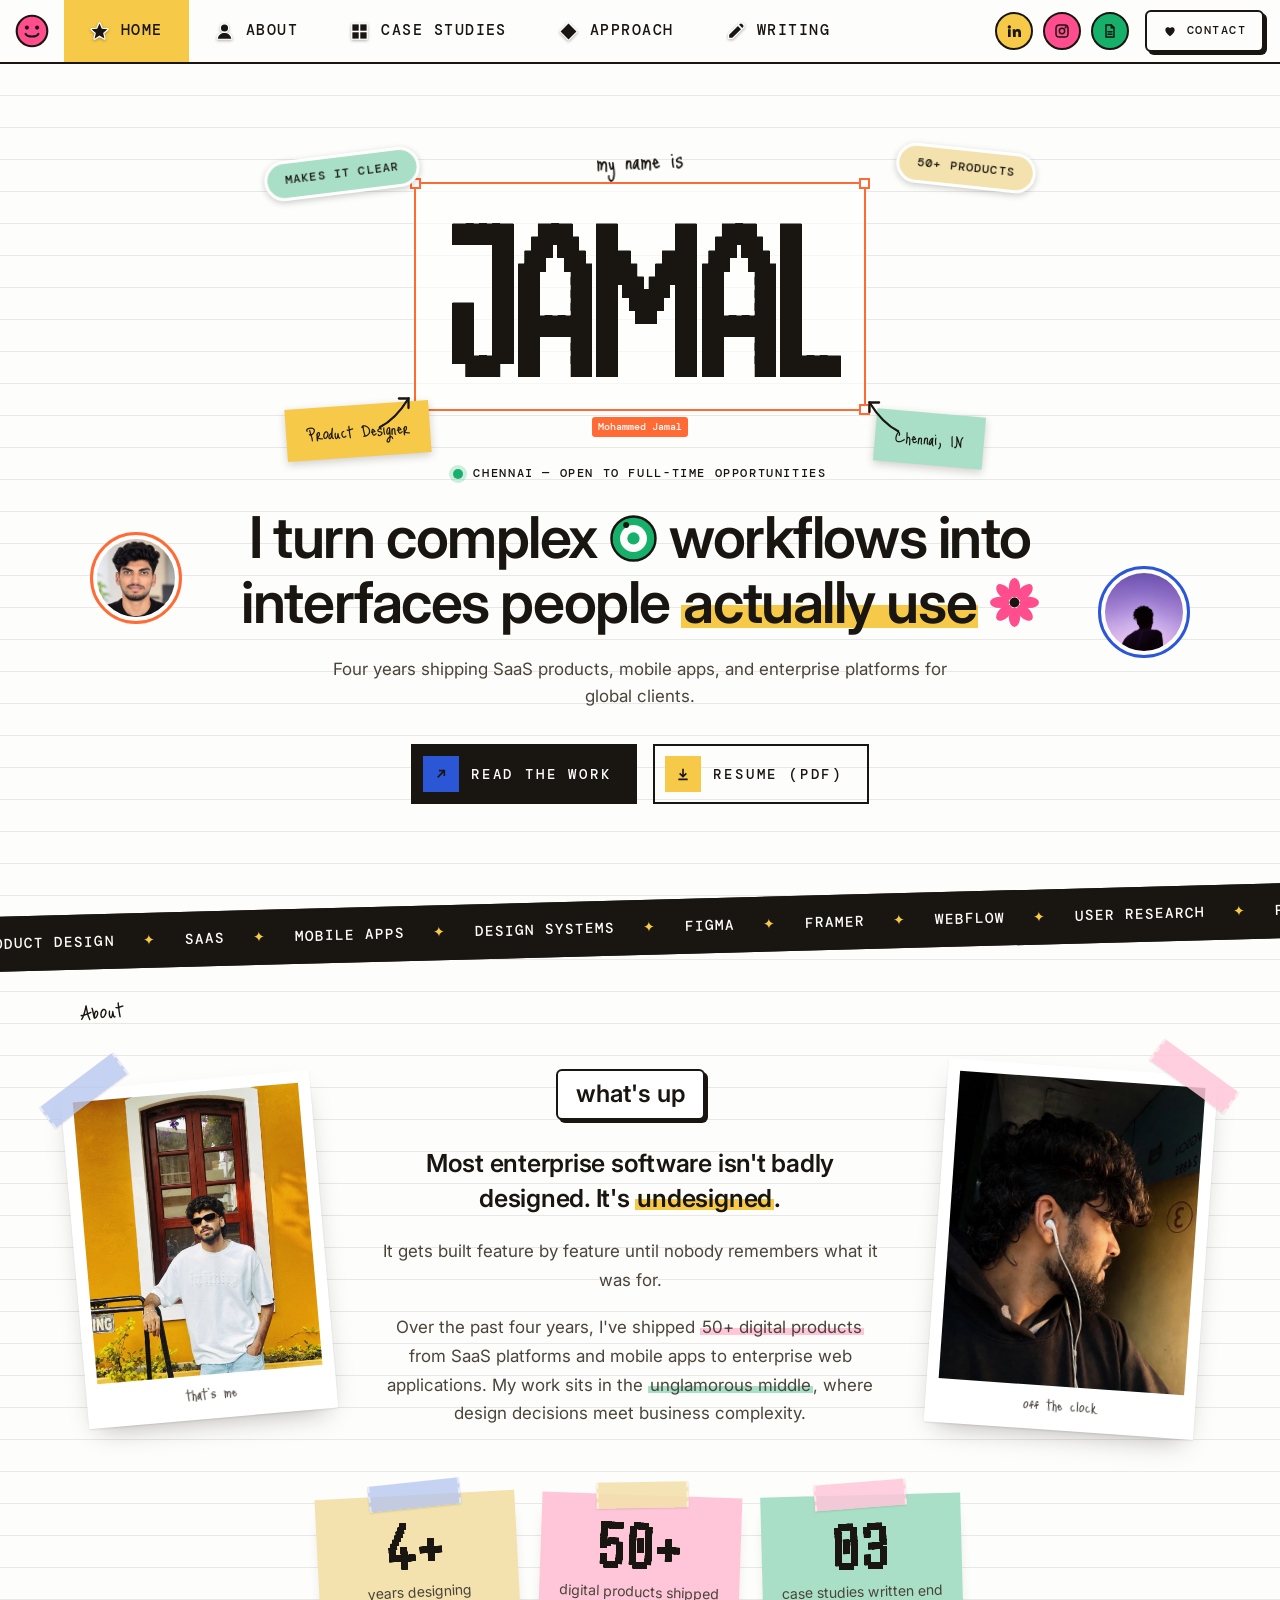
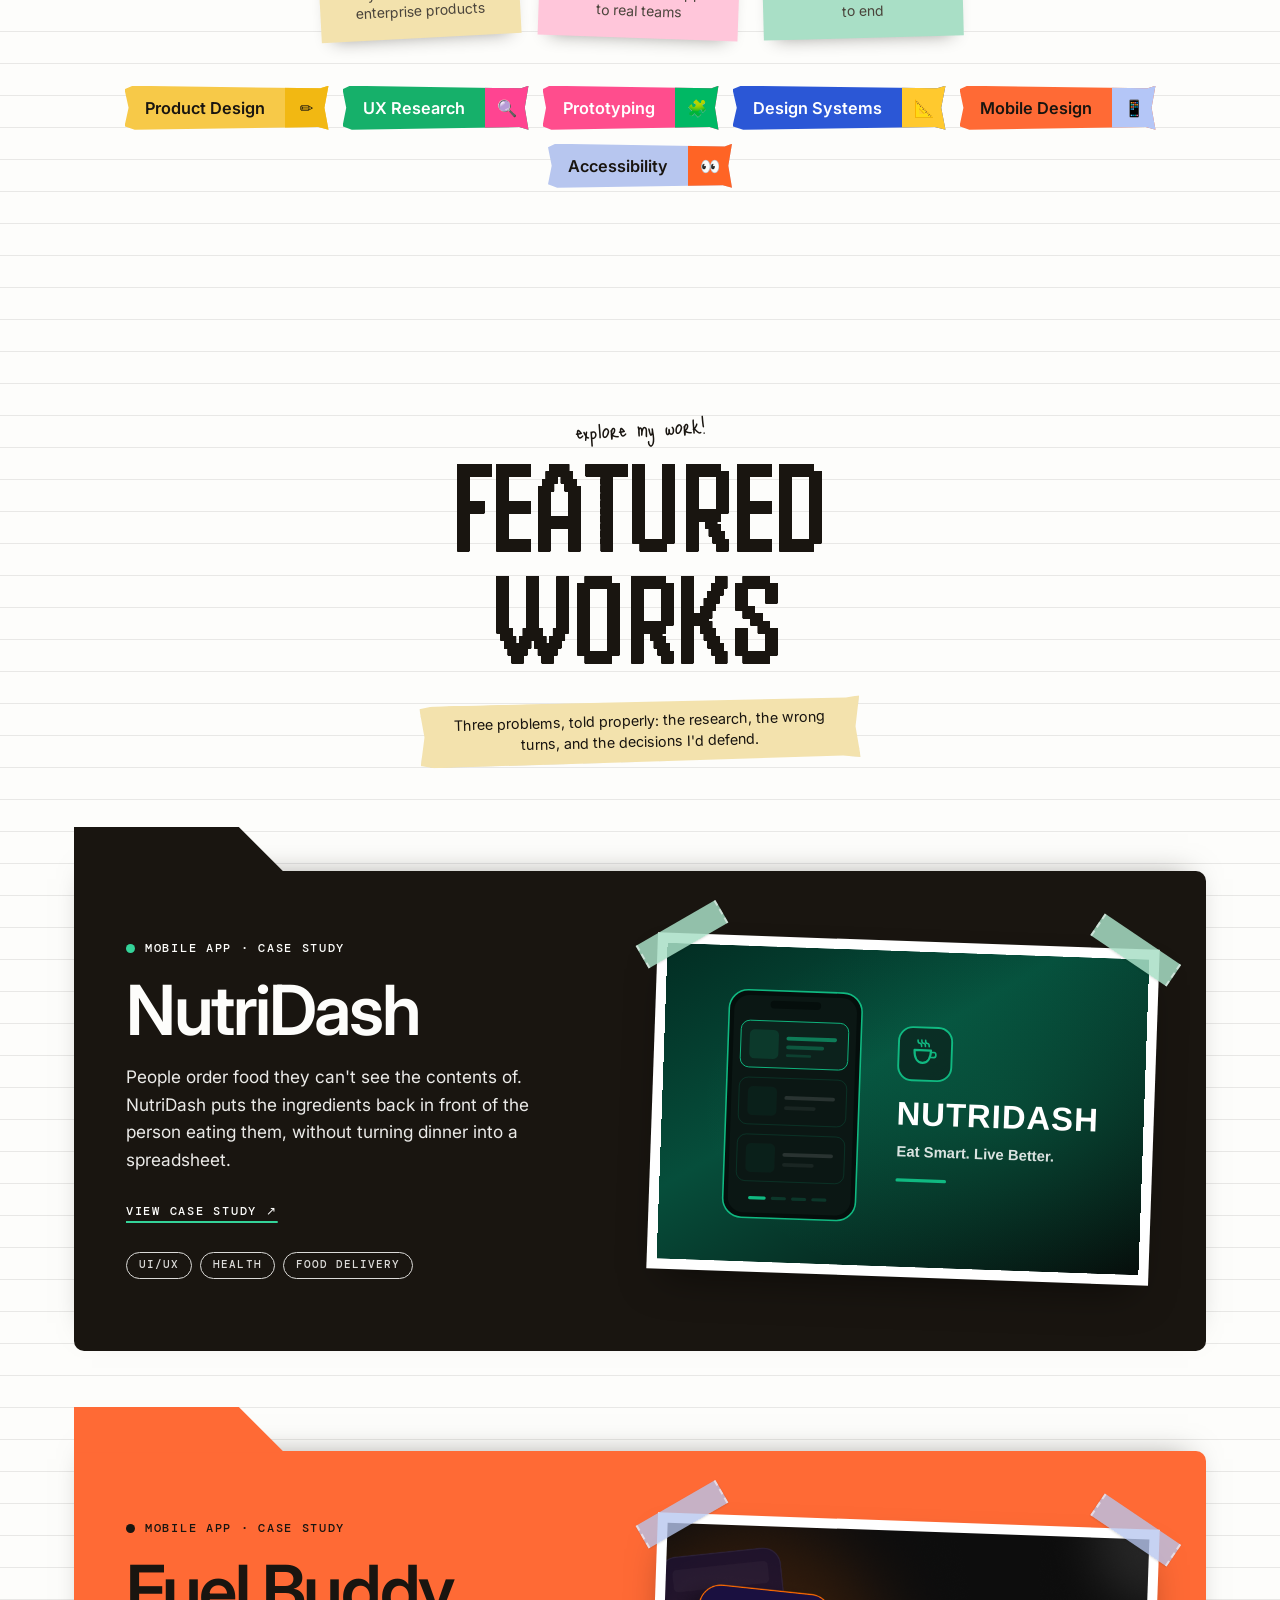
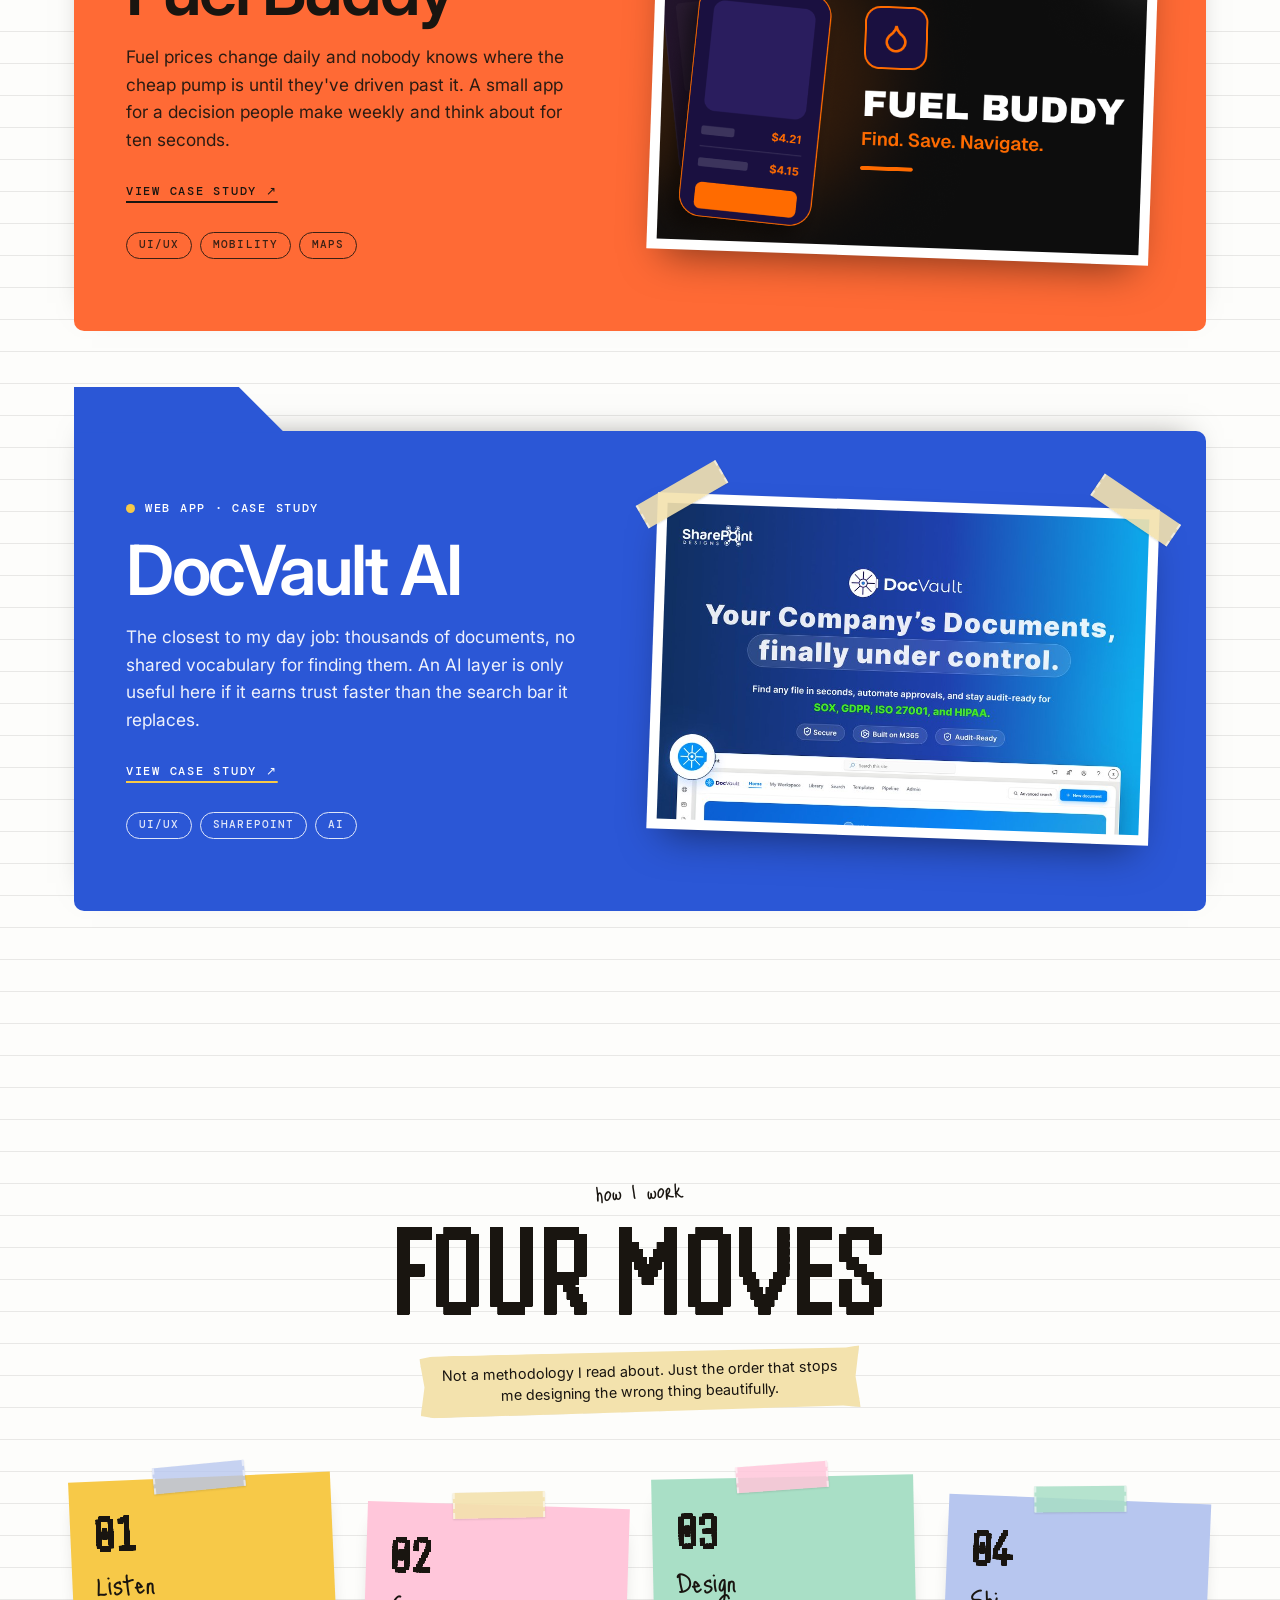
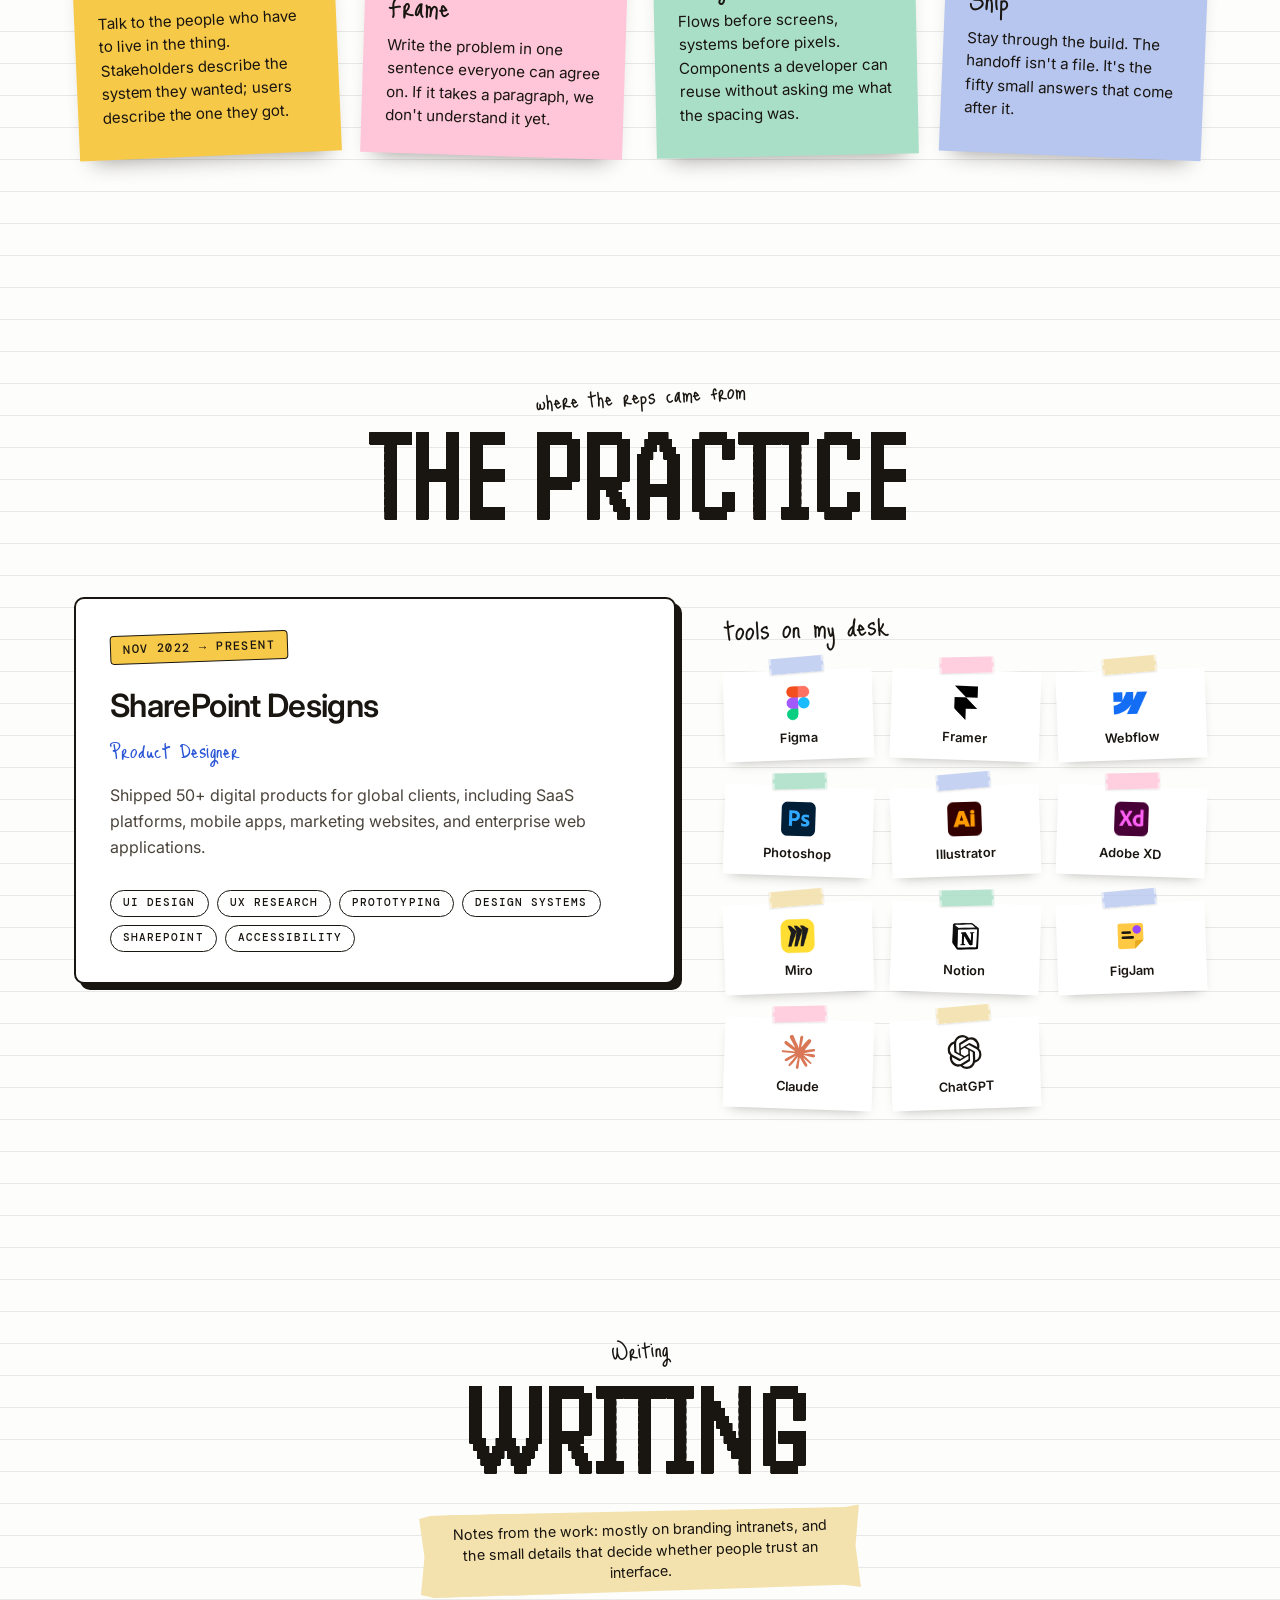
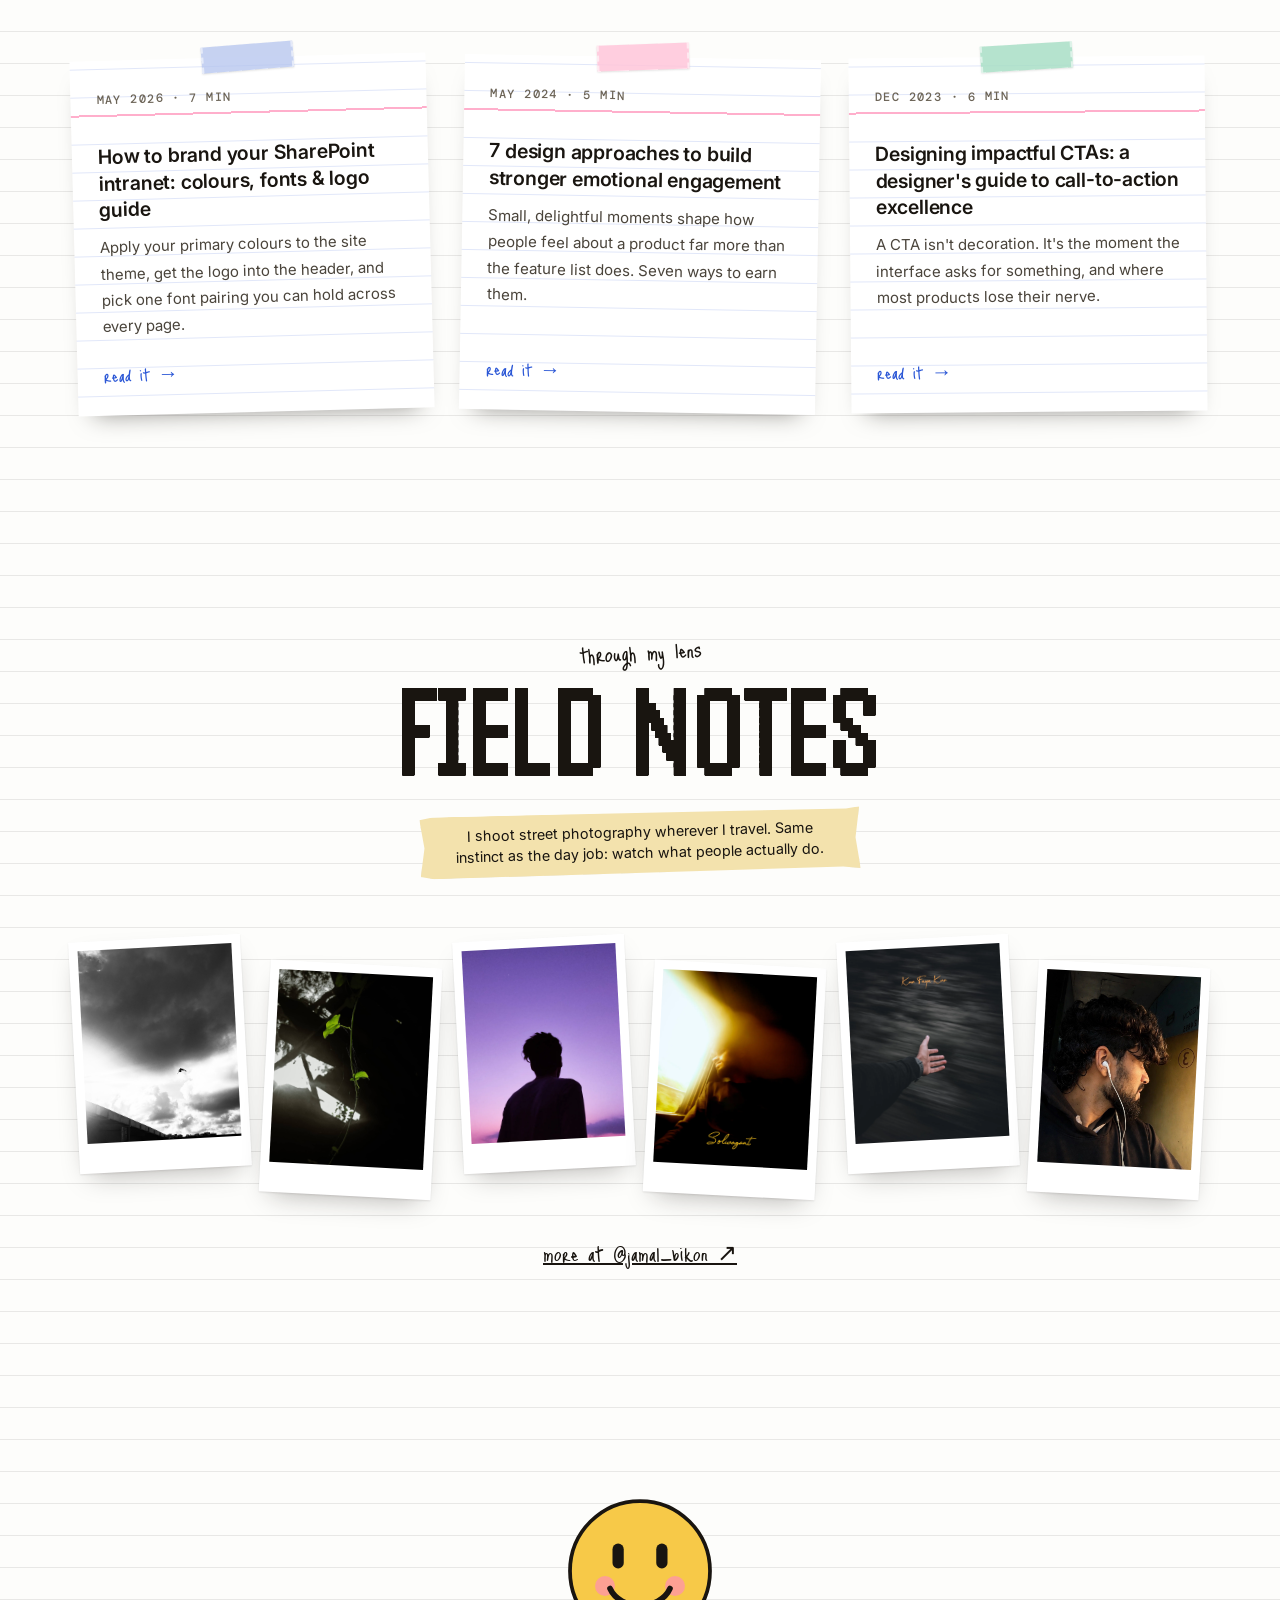
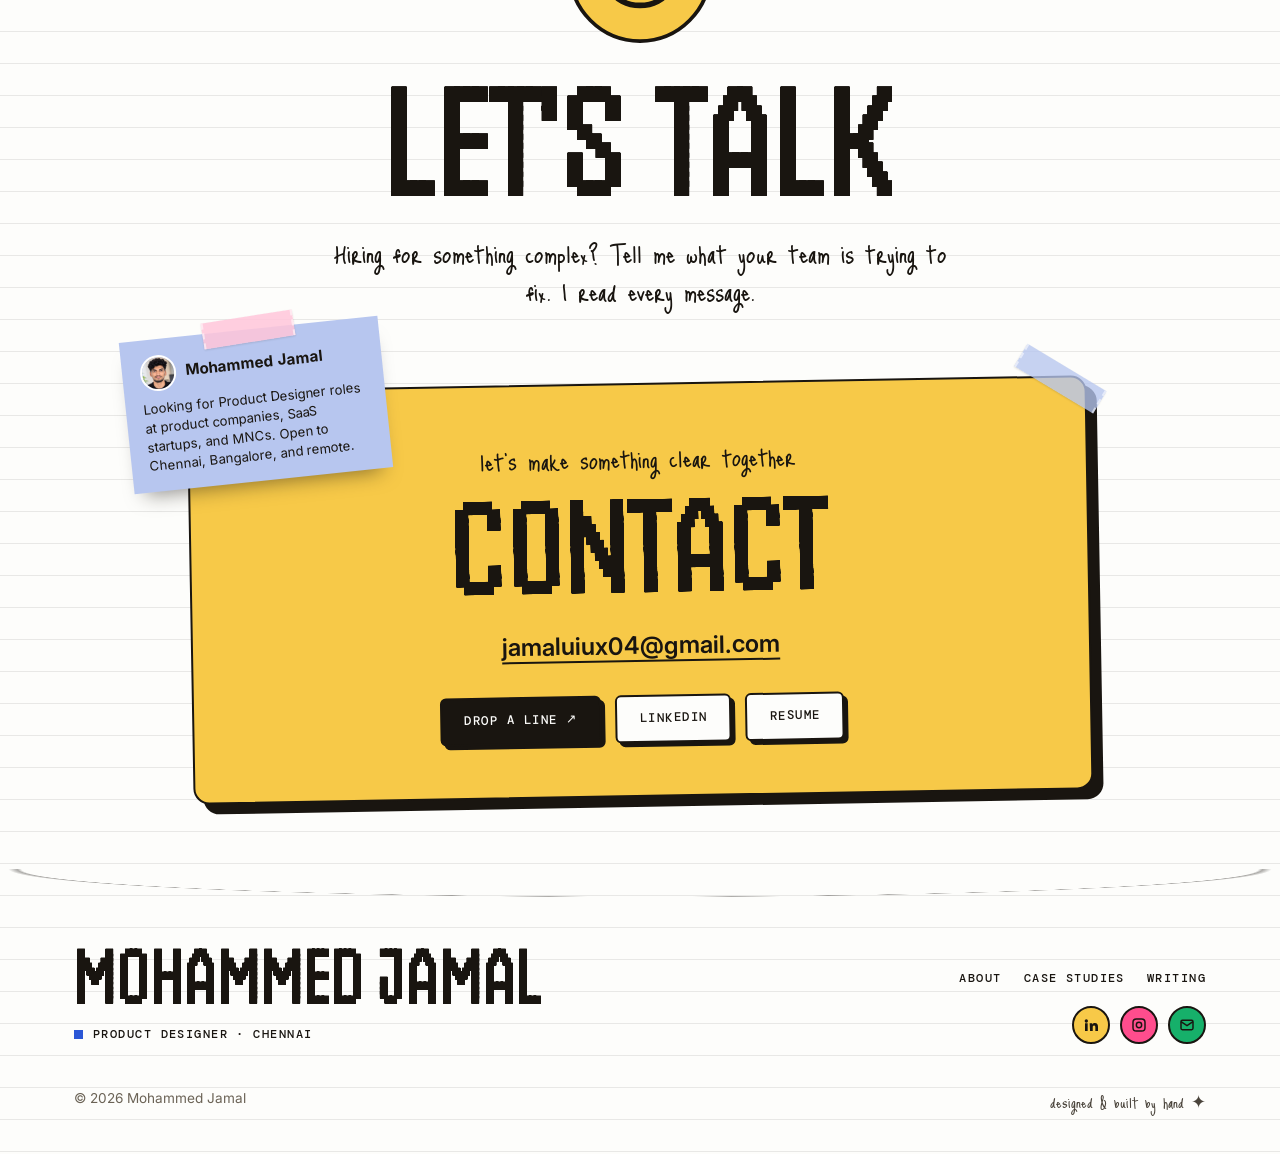
<file: index.html>
<!DOCTYPE html>
<html lang="en">
<head>
    <meta charset="UTF-8">
    <meta name="viewport" content="width=device-width, initial-scale=1.0">
    <title>Mohammed Jamal | Product Designer</title>
    <meta name="description" content="Product Designer with 4 years of experience shipping SaaS products, mobile apps, and enterprise platforms. Based in Chennai, open to full-time opportunities.">
    <link rel="canonical" href="https://mohammedjamal.pages.dev/">
    <meta property="og:type" content="website">
    <meta property="og:url" content="https://mohammedjamal.pages.dev/">
    <meta property="og:site_name" content="Mohammed Jamal">
    <meta property="og:title" content="Mohammed Jamal | Product Designer">
    <meta property="og:description" content="Product Designer with 4 years of experience shipping SaaS products, mobile apps, and enterprise platforms. Based in Chennai, open to full-time opportunities.">
    <meta property="og:image" content="https://mohammedjamal.pages.dev/assets/about_yellow.jpg">
    <meta property="og:image:alt" content="Mohammed Jamal in front of a yellow wall">
    <meta name="twitter:card" content="summary_large_image">
    <meta name="twitter:title" content="Mohammed Jamal | Product Designer">
    <meta name="twitter:description" content="Product Designer with 4 years of experience shipping SaaS products, mobile apps, and enterprise platforms. Based in Chennai, open to full-time opportunities.">
    <meta name="twitter:image" content="https://mohammedjamal.pages.dev/assets/about_yellow.jpg">
    <link rel="icon" type="image/svg+xml" href="favicon.svg">
    <link rel="preconnect" href="https://fonts.googleapis.com">
    <link rel="preconnect" href="https://fonts.gstatic.com" crossorigin>
    <link href="https://fonts.googleapis.com/css2?family=Inter:wght@400;500;600;700&family=Just+Me+Again+Down+Here&family=Handjet:wght@100..900&family=DM+Mono:wght@400;500&display=swap" rel="stylesheet">
    <link rel="stylesheet" href="css/crayon.css?v=44">
</head>
<body>
    <a href="#main" class="skip">Skip to content</a>

    <div class="intro" id="intro" aria-hidden="true">
        <div class="intro-chip"><span id="introText"></span><span class="caret"></span></div>
    </div>

    <!-- Nav -->
    <header class="nav">
        <div class="nav-left">
            <a href="#top" class="nav-logo" aria-label="Mohammed Jamal, home">
                <svg viewBox="0 0 40 40" aria-hidden="true"><circle cx="20" cy="20" r="18" fill="#ff4d8d" stroke="#191510" stroke-width="2.5"/><circle cx="14" cy="16" r="2.4" fill="#191510"/><circle cx="26" cy="16" r="2.4" fill="#191510"/><path d="M12.5 23.5c2 4 13 4 15 0" fill="none" stroke="#191510" stroke-width="2.5" stroke-linecap="round"/></svg>
            </a>
            <ul class="nav-tabs">
                <li><a href="#top" class="active" data-spy="top"><svg viewBox="0 0 24 24" fill="currentColor" aria-hidden="true"><path d="m12 2 2.9 6.6 7.1.6-5.4 4.7 1.6 7L12 17.2 5.8 21l1.6-7L2 9.2l7.1-.6z"/></svg><span>Home</span></a></li>
                <li><a href="#about" data-spy="about"><svg viewBox="0 0 24 24" fill="currentColor" aria-hidden="true"><circle cx="12" cy="7.5" r="4.5"/><path d="M3.5 21c.8-4.6 4.2-7 8.5-7s7.7 2.4 8.5 7z"/></svg><span>About</span></a></li>
                <li><a href="case-studies.html"><svg viewBox="0 0 24 24" fill="currentColor" aria-hidden="true"><rect x="3" y="3" width="8" height="8"/><rect x="13" y="3" width="8" height="8"/><rect x="3" y="13" width="8" height="8"/><rect x="13" y="13" width="8" height="8"/></svg><span>Case Studies</span></a></li>
                <li><a href="#approach" data-spy="approach"><svg viewBox="0 0 24 24" fill="currentColor" aria-hidden="true"><path d="M12 2 22 12 12 22 2 12z"/></svg><span>Approach</span></a></li>
                <li><a href="#writing" data-spy="writing"><svg viewBox="0 0 24 24" fill="currentColor" aria-hidden="true"><path d="M4 20h4L19 9l-4-4L4 16zM16.5 3.5l4 4 1-1a2 2 0 0 0 0-2.8l-1.2-1.2a2 2 0 0 0-2.8 0z"/></svg><span>Writing</span></a></li>
            </ul>
        </div>
        <div class="nav-right">
            <a class="social y" href="https://www.linkedin.com/in/mohammed-jamal-217b0b106" target="_blank" rel="noopener" aria-label="LinkedIn"><svg viewBox="0 0 24 24" fill="currentColor" aria-hidden="true"><path d="M4.98 3.5a2.5 2.5 0 1 1 0 5 2.5 2.5 0 0 1 0-5M3 9.5h4V21H3zm7 0h3.8v1.6h.1c.5-1 1.8-2 3.8-2 4 0 4.8 2.6 4.8 6V21h-4v-5.2c0-1.3 0-2.9-1.8-2.9s-2.1 1.4-2.1 2.8V21h-4z"/></svg></a>
            <a class="social p" href="https://www.instagram.com/jamal_bikon/" target="_blank" rel="noopener" aria-label="Instagram"><svg viewBox="0 0 24 24" fill="none" stroke="currentColor" stroke-width="2.2" aria-hidden="true"><rect x="3" y="3" width="18" height="18" rx="5"/><circle cx="12" cy="12" r="4"/><circle cx="17.5" cy="6.5" r=".6" fill="currentColor"/></svg></a>
            <a class="social g" href="assets/MohammedJamal_Resume.pdf" target="_blank" rel="noopener" aria-label="Resume (PDF)"><svg viewBox="0 0 24 24" fill="none" stroke="currentColor" stroke-width="2.2" stroke-linecap="round" aria-hidden="true"><path d="M14 3H6v18h12V7z"/><path d="M14 3v4h4M9 13h6M9 17h6"/></svg></a>
            <a class="btn btn-paper nav-contact" href="#contact"><svg width="14" height="14" viewBox="0 0 24 24" fill="currentColor" aria-hidden="true"><path d="M12 21s-8-5.2-8-11a4.5 4.5 0 0 1 8-2.8A4.5 4.5 0 0 1 20 10c0 5.8-8 11-8 11"/></svg>Contact</a>
            <button class="burger" id="burger" aria-label="Menu" aria-expanded="false" aria-controls="mobMenu"><span></span><span></span></button>
        </div>
    </header>
    <nav class="mob-menu" id="mobMenu" aria-label="Mobile">
        <a href="#about">About</a>
        <a href="case-studies.html">Case Studies</a>
        <a href="#approach">Approach</a>
        <a href="#writing">Writing</a>
        <a href="#contact">Contact</a>
        <div class="mob-socials">
            <a class="social y" href="https://www.linkedin.com/in/mohammed-jamal-217b0b106" target="_blank" rel="noopener" aria-label="LinkedIn"><svg viewBox="0 0 24 24" fill="currentColor" aria-hidden="true"><path d="M4.98 3.5a2.5 2.5 0 1 1 0 5 2.5 2.5 0 0 1 0-5M3 9.5h4V21H3zm7 0h3.8v1.6h.1c.5-1 1.8-2 3.8-2 4 0 4.8 2.6 4.8 6V21h-4v-5.2c0-1.3 0-2.9-1.8-2.9s-2.1 1.4-2.1 2.8V21h-4z"/></svg></a>
            <a class="social p" href="https://www.instagram.com/jamal_bikon/" target="_blank" rel="noopener" aria-label="Instagram"><svg viewBox="0 0 24 24" fill="none" stroke="currentColor" stroke-width="2.2" aria-hidden="true"><rect x="3" y="3" width="18" height="18" rx="5"/><circle cx="12" cy="12" r="4"/></svg></a>
            <a class="social g" href="assets/MohammedJamal_Resume.pdf" target="_blank" rel="noopener" aria-label="Resume (PDF)"><svg viewBox="0 0 24 24" fill="none" stroke="currentColor" stroke-width="2.2" aria-hidden="true"><path d="M14 3H6v18h12V7z"/><path d="M14 3v4h4M9 13h6M9 17h6"/></svg></a>
        </div>
    </nav>

    <main id="main">
        <!-- Hero -->
        <section class="hero" id="top">
            <div class="name-stage neg-zone">
                <span class="my-name hand">my name is</span>
                <div class="select-box">
                    <span class="handle h1"></span><span class="handle h2"></span><span class="handle h3"></span><span class="handle h4"></span>
                    <h1 class="hero-name pixel" aria-label="Jamal"><span class="ch">J</span><span class="ch">A</span><span class="ch">M</span><span class="ch">A</span><span class="ch">L</span></h1>
                    <span class="dims" aria-hidden="true">Mohammed Jamal</span>
                </div>
                <span class="sticky s1">Makes it clear</span>
                <span class="sticky s2">50+ products</span>
                <span class="sticky hand-note s3">Product Designer</span>
                <span class="sticky hand-note s4">Chennai, IN</span>
                <svg class="arrow a1" viewBox="0 0 48 48" fill="none" stroke="currentColor" stroke-width="2.4" stroke-linecap="round" aria-hidden="true"><path d="M6 42c8-4 20-14 30-30"/><path d="M26 12h10v10"/></svg>
                <svg class="arrow a2" viewBox="0 0 48 48" fill="none" stroke="currentColor" stroke-width="2.4" stroke-linecap="round" aria-hidden="true"><path d="M6 42c8-4 20-14 30-30"/><path d="M26 12h10v10"/></svg>
                <span class="negative" aria-hidden="true"><i></i><i></i><i></i><i></i></span>
            </div>

            <p class="status"><span class="dot"></span>Chennai — Open to full-time opportunities</p>
            <p class="hero-line">I turn complex <svg class="spin-icon" viewBox="0 0 40 40" aria-hidden="true"><circle cx="20" cy="20" r="18" fill="#16b06a" stroke="#191510" stroke-width="2"/><circle cx="20" cy="20" r="11" fill="#fdfdfb"/><circle cx="20" cy="20" r="5" fill="#16b06a"/><circle cx="14" cy="9" r="2.4" fill="#191510"/></svg> workflows into interfaces people <span class="hl">actually use</span> <svg class="spin-icon" viewBox="0 0 40 40" aria-hidden="true"><ellipse cx="20" cy="8" rx="4.6" ry="8" fill="#ff4d8d" transform="rotate(0 20 20)"/><ellipse cx="20" cy="8" rx="4.6" ry="8" fill="#ff4d8d" transform="rotate(45 20 20)"/><ellipse cx="20" cy="8" rx="4.6" ry="8" fill="#ff4d8d" transform="rotate(90 20 20)"/><ellipse cx="20" cy="8" rx="4.6" ry="8" fill="#ff4d8d" transform="rotate(135 20 20)"/><ellipse cx="20" cy="8" rx="4.6" ry="8" fill="#ff4d8d" transform="rotate(180 20 20)"/><ellipse cx="20" cy="8" rx="4.6" ry="8" fill="#ff4d8d" transform="rotate(225 20 20)"/><ellipse cx="20" cy="8" rx="4.6" ry="8" fill="#ff4d8d" transform="rotate(270 20 20)"/><ellipse cx="20" cy="8" rx="4.6" ry="8" fill="#ff4d8d" transform="rotate(315 20 20)"/><circle cx="20" cy="20" r="4" fill="#191510"/></svg></p>
            <p class="hero-sub">Four years shipping SaaS products, mobile apps, and enterprise platforms for global clients.</p>
            <div class="hero-ctas">
                <a class="btn-cta" href="#work"><span class="cta-icon"><svg viewBox="0 0 24 24" fill="none" stroke="currentColor" stroke-width="2.4" aria-hidden="true"><path d="M7 17 17 7M9 7h8v8"/></svg></span>Read the work</a>
                <a class="btn-cta ghost" href="assets/MohammedJamal_Resume.pdf" target="_blank" rel="noopener"><span class="cta-icon"><svg viewBox="0 0 24 24" fill="none" stroke="currentColor" stroke-width="2.4" aria-hidden="true"><path d="M12 4v12M7 11l5 5 5-5M5 20h14"/></svg></span>Resume (PDF)</a>
            </div>

            <div class="avatar left float"><img src="assets/profile.jpg?v=3" alt="" width="84" height="84"></div>
            <div class="avatar right float slow"><img src="assets/photography/03.jpg" alt="" width="84" height="84"></div>
        </section>

        <div class="marquee" aria-hidden="true"><div class="marquee-track"><span>Product Design</span><span class="star">✦</span><span>SaaS</span><span class="star">✦</span><span>Mobile Apps</span><span class="star">✦</span><span>Design Systems</span><span class="star">✦</span><span>Figma</span><span class="star">✦</span><span>Framer</span><span class="star">✦</span><span>Webflow</span><span class="star">✦</span><span>User Research</span><span class="star">✦</span><span>Prototyping</span><span class="star">✦</span><span>Product Design</span><span class="star">✦</span><span>SaaS</span><span class="star">✦</span><span>Mobile Apps</span><span class="star">✦</span><span>Design Systems</span><span class="star">✦</span><span>Figma</span><span class="star">✦</span><span>Framer</span><span class="star">✦</span><span>Webflow</span><span class="star">✦</span><span>User Research</span><span class="star">✦</span><span>Prototyping</span><span class="star">✦</span></div></div>

        <!-- About -->
        <section class="sec about" id="about">
            <span class="about-scribble hand">About</span>
            <div class="wrap">
                <div class="about-grid">
                    <figure class="polaroid p-left rv">
                        <span class="tape tl"></span>
                        <img src="assets/about_yellow.jpg" alt="Mohammed Jamal leaning on a railing in front of a yellow wall" width="768" height="1024" loading="lazy">
                        <figcaption>that's me</figcaption>
                    </figure>
                    <div class="about-copy rv">
                        <h2 class="boxed-title">what's up</h2>
                        <p class="pull">Most enterprise software isn't badly designed. It's <span class="hl">undesigned</span>.</p>
                        <p class="body">It gets built feature by feature until nobody remembers what it was for.</p>
                        <p class="body">Over the past four years, I've shipped <span class="hl pink">50+ digital products</span> from SaaS platforms and mobile apps to enterprise web applications. My work sits in the <span class="hl mint">unglamorous middle</span>, where design decisions meet business complexity.</p>
                    </div>
                    <figure class="polaroid p-right rv">
                        <span class="tape tr pink"></span>
                        <img src="assets/about_train.jpg" alt="Mohammed Jamal in profile on a train, listening to music" width="1125" height="2000" loading="lazy" style="object-position:50% 60%">
                        <figcaption>off the clock</figcaption>
                    </figure>
                </div>

                <div class="stats">
                    <div class="stat rv"><span class="tape tc"></span><div class="stat-num pixel">4+</div><div class="stat-label">years designing enterprise products</div></div>
                    <div class="stat rv"><span class="tape tc yellow"></span><div class="stat-num pixel">50+</div><div class="stat-label">digital products shipped to real teams</div></div>
                    <div class="stat rv"><span class="tape tc pink"></span><div class="stat-num pixel">03</div><div class="stat-label">case studies written end to end</div></div>
                </div>

                <ul class="chips" aria-label="Skills">
                    <li class="chip c1"><span>Product Design</span><i aria-hidden="true">✏️</i></li>
                    <li class="chip c2"><span>UX Research</span><i aria-hidden="true">🔍</i></li>
                    <li class="chip c3"><span>Prototyping</span><i aria-hidden="true">🧩</i></li>
                    <li class="chip c4"><span>Design Systems</span><i aria-hidden="true">📐</i></li>
                    <li class="chip c5"><span>Mobile Design</span><i aria-hidden="true">📱</i></li>
                    <li class="chip c6"><span>Accessibility</span><i aria-hidden="true">👀</i></li>
                </ul>
            </div>
        </section>

        <!-- Work -->
        <section class="sec work" id="work">
            <div class="wrap">
                <div class="sec-head">
                    <span class="scribble hand">explore my work!</span>
                    <h2 class="pixel">Featured<br>Works</h2>
                    <p class="tape-note">Three problems, told properly: the research, the wrong turns, and the decisions I'd defend.</p>
                </div>

                <div class="work-stack">
                    <article class="folder f-nutri" style="--i:0">
                        <div class="folder-tab">+ Project 01</div>
                        <div class="folder-body">
                            <div>
                                <div class="folder-meta"><span class="dot"></span>Mobile app · Case study</div>
                                <h3>NutriDash</h3>
                                <p>People order food they can't see the contents of. NutriDash puts the ingredients back in front of the person eating them, without turning dinner into a spreadsheet.</p>
                                <a class="link-arrow" href="nutridash.html">View case study ↗</a>
                                <div class="folder-tags"><span>UI/UX</span><span>Health</span><span>Food delivery</span></div>
                            </div>
                            <div class="folder-shot">
                                <span class="tape tl mint"></span><span class="tape tr mint"></span>
                                <div class="frame"><img src="assets/nutridash/nutridash_banner.svg" alt="NutriDash app screens" loading="lazy"></div>
                            </div>
                        </div>
                        <a class="cover" href="nutridash.html" tabindex="-1" aria-hidden="true"></a>
                    </article>

                    <article class="folder f-fuel" style="--i:1">
                        <div class="folder-tab">+ Project 02</div>
                        <div class="folder-body">
                            <div>
                                <div class="folder-meta"><span class="dot"></span>Mobile app · Case study</div>
                                <h3>Fuel Buddy</h3>
                                <p>Fuel prices change daily and nobody knows where the cheap pump is until they've driven past it. A small app for a decision people make weekly and think about for ten seconds.</p>
                                <a class="link-arrow" href="fuel-buddy.html">View case study ↗</a>
                                <div class="folder-tags"><span>UI/UX</span><span>Mobility</span><span>Maps</span></div>
                            </div>
                            <div class="folder-shot">
                                <span class="tape tl"></span><span class="tape tr"></span>
                                <div class="frame"><img src="assets/fuel-buddy/fuel_buddy_banner.png" alt="Fuel Buddy app screens" loading="lazy"></div>
                            </div>
                        </div>
                        <a class="cover" href="fuel-buddy.html" tabindex="-1" aria-hidden="true"></a>
                    </article>

                    <article class="folder f-doc" style="--i:2">
                        <div class="folder-tab">+ Project 03</div>
                        <div class="folder-body">
                            <div>
                                <div class="folder-meta"><span class="dot"></span>Web app · Case study</div>
                                <h3>DocVault AI</h3>
                                <p>The closest to my day job: thousands of documents, no shared vocabulary for finding them. An AI layer is only useful here if it earns trust faster than the search bar it replaces.</p>
                                <a class="link-arrow" href="docvault.html">View case study ↗</a>
                                <div class="folder-tags"><span>UI/UX</span><span>SharePoint</span><span>AI</span></div>
                            </div>
                            <div class="folder-shot">
                                <span class="tape tl yellow"></span><span class="tape tr yellow"></span>
                                <div class="frame"><img src="assets/docvault/docvault_card.jpg" alt="DocVault AI dashboard" loading="lazy"></div>
                            </div>
                        </div>
                        <a class="cover" href="docvault.html" tabindex="-1" aria-hidden="true"></a>
                    </article>
                </div>
            </div>
        </section>

        <!-- Approach -->
        <section class="sec approach" id="approach">
            <div class="wrap">
                <div class="sec-head">
                    <span class="scribble hand">how I work</span>
                    <h2 class="pixel">Four moves</h2>
                    <p class="tape-note">Not a methodology I read about. Just the order that stops me designing the wrong thing beautifully.</p>
                </div>
                <ol class="notes" role="list">
                    <li class="note rv"><span class="tape tc"></span><div class="note-num pixel">01</div><h3>Listen</h3><p>Talk to the people who have to live in the thing. Stakeholders describe the system they wanted; users describe the one they got.</p></li>
                    <li class="note rv"><span class="tape tc yellow"></span><div class="note-num pixel">02</div><h3>Frame</h3><p>Write the problem in one sentence everyone can agree on. If it takes a paragraph, we don't understand it yet.</p></li>
                    <li class="note rv"><span class="tape tc pink"></span><div class="note-num pixel">03</div><h3>Design</h3><p>Flows before screens, systems before pixels. Components a developer can reuse without asking me what the spacing was.</p></li>
                    <li class="note rv"><span class="tape tc mint"></span><div class="note-num pixel">04</div><h3>Ship</h3><p>Stay through the build. The handoff isn't a file. It's the fifty small answers that come after it.</p></li>
                </ol>
            </div>
        </section>

        <!-- Practice -->
        <section class="sec practice" id="practice">
            <div class="wrap">
                <div class="sec-head">
                    <span class="scribble hand">where the reps came from</span>
                    <h2 class="pixel">The Practice</h2>
                </div>
                <div class="practice-grid">
                    <article class="job rv">
                        <span class="job-when mono">Nov 2022 → Present</span>
                        <h3>SharePoint Designs</h3>
                        <div class="role">Product Designer</div>
                        <p>Shipped 50+ digital products for global clients, including SaaS platforms, mobile apps, marketing websites, and enterprise web applications.</p>
                        <div class="folder-tags"><span>UI Design</span><span>UX Research</span><span>Prototyping</span><span>Design Systems</span><span>SharePoint</span><span>Accessibility</span></div>
                    </article>
                    <div class="toolbox rv">
                        <h3>tools on my desk</h3>
                        <ul class="tools" role="list">
                            <li class="tool"><span class="tape tc"></span><img src="assets/logos/figma_logo.png" alt="" loading="lazy">Figma</li>
                            <li class="tool"><span class="tape tc pink"></span><img src="assets/logos/framer_logo.png" alt="" loading="lazy">Framer</li>
                            <li class="tool"><span class="tape tc yellow"></span><img src="assets/logos/webflow_logo.png" alt="" loading="lazy">Webflow</li>
                            <li class="tool"><span class="tape tc mint"></span><img src="assets/logos/photoshop_logo.png" alt="" loading="lazy">Photoshop</li>
                            <li class="tool"><span class="tape tc"></span><img src="assets/logos/adobe_illustrator_logo.png" alt="" loading="lazy">Illustrator</li>
                            <li class="tool"><span class="tape tc pink"></span><img src="assets/logos/adobe_xd_logo.png" alt="" loading="lazy">Adobe XD</li>
                            <li class="tool"><span class="tape tc yellow"></span><img src="assets/logos/miro_logo.png" alt="" loading="lazy">Miro</li>
                            <li class="tool"><span class="tape tc mint"></span><img src="assets/logos/notion_logo.png" alt="" loading="lazy">Notion</li>
                            <li class="tool"><span class="tape tc"></span><img src="assets/logos/figjam_logo.svg" alt="" loading="lazy">FigJam</li>
                            <li class="tool"><span class="tape tc pink"></span><img src="assets/logos/claude_logo.svg" alt="" loading="lazy">Claude</li>
                            <li class="tool"><span class="tape tc yellow"></span><img src="assets/logos/chatgpt_logo.svg" alt="" loading="lazy">ChatGPT</li>
                        </ul>
                    </div>
                </div>
            </div>
        </section>

        <!-- Writing -->
        <section class="sec writing" id="writing">
            <div class="wrap">
                <div class="sec-head">
                    <span class="scribble hand">Writing</span>
                    <h2 class="pixel">Writing</h2>
                    <p class="tape-note">Notes from the work: mostly on branding intranets, and the small details that decide whether people trust an interface.</p>
                </div>
                <div class="cards3">
                    <a class="index-card rv" href="https://www.sharepointdesigns.com/blog/sharepoint-intranet-branding-guide" target="_blank" rel="noopener">
                        <span class="tape tc"></span>
                        <span class="mono">May 2026 · 7 min</span>
                        <h3>How to brand your SharePoint intranet: colours, fonts &amp; logo guide</h3>
                        <p>Apply your primary colours to the site theme, get the logo into the header, and pick one font pairing you can hold across every page.</p>
                        <span class="read">read it →</span>
                    </a>
                    <a class="index-card rv" href="https://www.sharepointdesigns.com/blog/7-design-secret-tips-to-spark-emotions" target="_blank" rel="noopener">
                        <span class="tape tc pink"></span>
                        <span class="mono">May 2024 · 5 min</span>
                        <h3>7 design approaches to build stronger emotional engagement</h3>
                        <p>Small, delightful moments shape how people feel about a product far more than the feature list does. Seven ways to earn them.</p>
                        <span class="read">read it →</span>
                    </a>
                    <a class="index-card rv" href="https://www.sharepointdesigns.com/blog/a-designers-guide-to-cta-excellence" target="_blank" rel="noopener">
                        <span class="tape tc mint"></span>
                        <span class="mono">Dec 2023 · 6 min</span>
                        <h3>Designing impactful CTAs: a designer's guide to call-to-action excellence</h3>
                        <p>A CTA isn't decoration. It's the moment the interface asks for something, and where most products lose their nerve.</p>
                        <span class="read">read it →</span>
                    </a>
                </div>
            </div>
        </section>

        <!-- Field notes -->
        <section class="sec field" id="field-notes">
            <div class="wrap">
                <div class="sec-head">
                    <span class="scribble hand">through my lens</span>
                    <h2 class="pixel">Field Notes</h2>
                    <p class="tape-note">I shoot street photography wherever I travel. Same instinct as the day job: watch what people actually do.</p>
                </div>
                <div class="wall">
                    <figure class="polaroid rv"><img src="assets/photography/01.jpg" alt="Street photograph 1" loading="lazy"></figure>
                    <figure class="polaroid rv"><img src="assets/photography/02.jpg" alt="Street photograph 2" loading="lazy"></figure>
                    <figure class="polaroid rv"><img src="assets/photography/03.jpg" alt="Street photograph 3" loading="lazy"></figure>
                    <figure class="polaroid rv"><img src="assets/photography/04.jpg" alt="Street photograph 4" loading="lazy"></figure>
                    <figure class="polaroid rv"><img src="assets/photography/05.jpg" alt="Street photograph 5" loading="lazy"></figure>
                    <figure class="polaroid rv"><img src="assets/about_train.jpg" alt="Street photograph 6" loading="lazy" style="object-position:50% 60%"></figure>
                </div>
                <p class="wall-foot"><a href="https://www.instagram.com/jamal_bikon/" target="_blank" rel="noopener">more at @jamal_bikon ↗</a></p>
            </div>
        </section>

        <!-- Contact -->
        <section class="sec contact" id="contact">
            <div class="wrap">
                <svg class="smiley" viewBox="0 0 120 120" aria-hidden="true"><circle cx="60" cy="60" r="56" fill="#f7c948" stroke="#191510" stroke-width="3"/><g class="blink"><rect x="38" y="38" width="9" height="20" rx="4.5" fill="#191510"/><rect x="73" y="38" width="9" height="20" rx="4.5" fill="#191510"/></g><circle cx="32" cy="72" r="8" fill="#ff8fb4" opacity=".7"/><circle cx="88" cy="72" r="8" fill="#ff8fb4" opacity=".7"/><path d="M36 74c8 18 40 18 48 0" fill="none" stroke="#191510" stroke-width="4.5" stroke-linecap="round"/></svg>
                <div class="neg-zone talk"><h2 class="pixel">Let's talk</h2><span class="negative" aria-hidden="true"><i></i><i></i><i></i><i></i></span></div>
                <p class="lead hand">Hiring for something complex? Tell me what your team is trying to fix. I read every message.</p>

                <div class="contact-stage">
                    <div class="me-card rv">
                        <span class="tape tc pink"></span>
                        <div class="who"><img src="assets/profile.jpg?v=3" alt="" width="36" height="36">Mohammed Jamal</div>
                        <p>Looking for Product Designer roles at product companies, SaaS startups, and MNCs. Open to Chennai, Bangalore, and remote.</p>
                    </div>
                    <div class="big-card">
                        <span class="tape tl"></span><span class="tape tr"></span>
                        <p class="hand">let's make something clear together</p>
                        <p class="pixel" aria-hidden="true">Contact</p>
                        <a class="email" href="mailto:jamaluiux04@gmail.com">jamaluiux04@gmail.com</a>
                        <div class="actions">
                            <a class="btn btn-ink" href="mailto:jamaluiux04@gmail.com">Drop a line ↗</a>
                            <a class="btn btn-paper" href="https://www.linkedin.com/in/mohammed-jamal-217b0b106" target="_blank" rel="noopener">LinkedIn</a>
                            <a class="btn btn-paper" href="assets/MohammedJamal_Resume.pdf" target="_blank" rel="noopener">Resume</a>
                        </div>
                    </div>
                </div>
            </div>
        </section>
    </main>

    <footer class="footer">
        <div class="wrap">
            <div class="footer-top">
                <div>
                    <div class="footer-name pixel">Mohammed Jamal</div>
                    <div class="footer-role mono">Product Designer · Chennai</div>
                </div>
                <div class="footer-links">
                    <nav class="mono" aria-label="Footer">
                        <a href="#about">About</a>
                        <a href="case-studies.html">Case Studies</a>
                        <a href="#writing">Writing</a>
                    </nav>
                    <div class="socials">
                        <a class="social y" href="https://www.linkedin.com/in/mohammed-jamal-217b0b106" target="_blank" rel="noopener" aria-label="LinkedIn"><svg viewBox="0 0 24 24" fill="currentColor" aria-hidden="true"><path d="M4.98 3.5a2.5 2.5 0 1 1 0 5 2.5 2.5 0 0 1 0-5M3 9.5h4V21H3zm7 0h3.8v1.6h.1c.5-1 1.8-2 3.8-2 4 0 4.8 2.6 4.8 6V21h-4v-5.2c0-1.3 0-2.9-1.8-2.9s-2.1 1.4-2.1 2.8V21h-4z"/></svg></a>
                        <a class="social p" href="https://www.instagram.com/jamal_bikon/" target="_blank" rel="noopener" aria-label="Instagram"><svg viewBox="0 0 24 24" fill="none" stroke="currentColor" stroke-width="2.2" aria-hidden="true"><rect x="3" y="3" width="18" height="18" rx="5"/><circle cx="12" cy="12" r="4"/></svg></a>
                        <a class="social g" href="mailto:jamaluiux04@gmail.com" aria-label="Email"><svg viewBox="0 0 24 24" fill="none" stroke="currentColor" stroke-width="2.2" aria-hidden="true"><rect x="3" y="5" width="18" height="14" rx="2"/><path d="m3 7 9 6 9-6"/></svg></a>
                    </div>
                </div>
            </div>
            <div class="footer-bottom">
                <span>© 2026 Mohammed Jamal</span>
                <span class="made">designed &amp; built by hand ✦</span>
            </div>
        </div>
    </footer>

    <script src="js/crayon.js?v=44"></script>
</body>
</html>
</file>
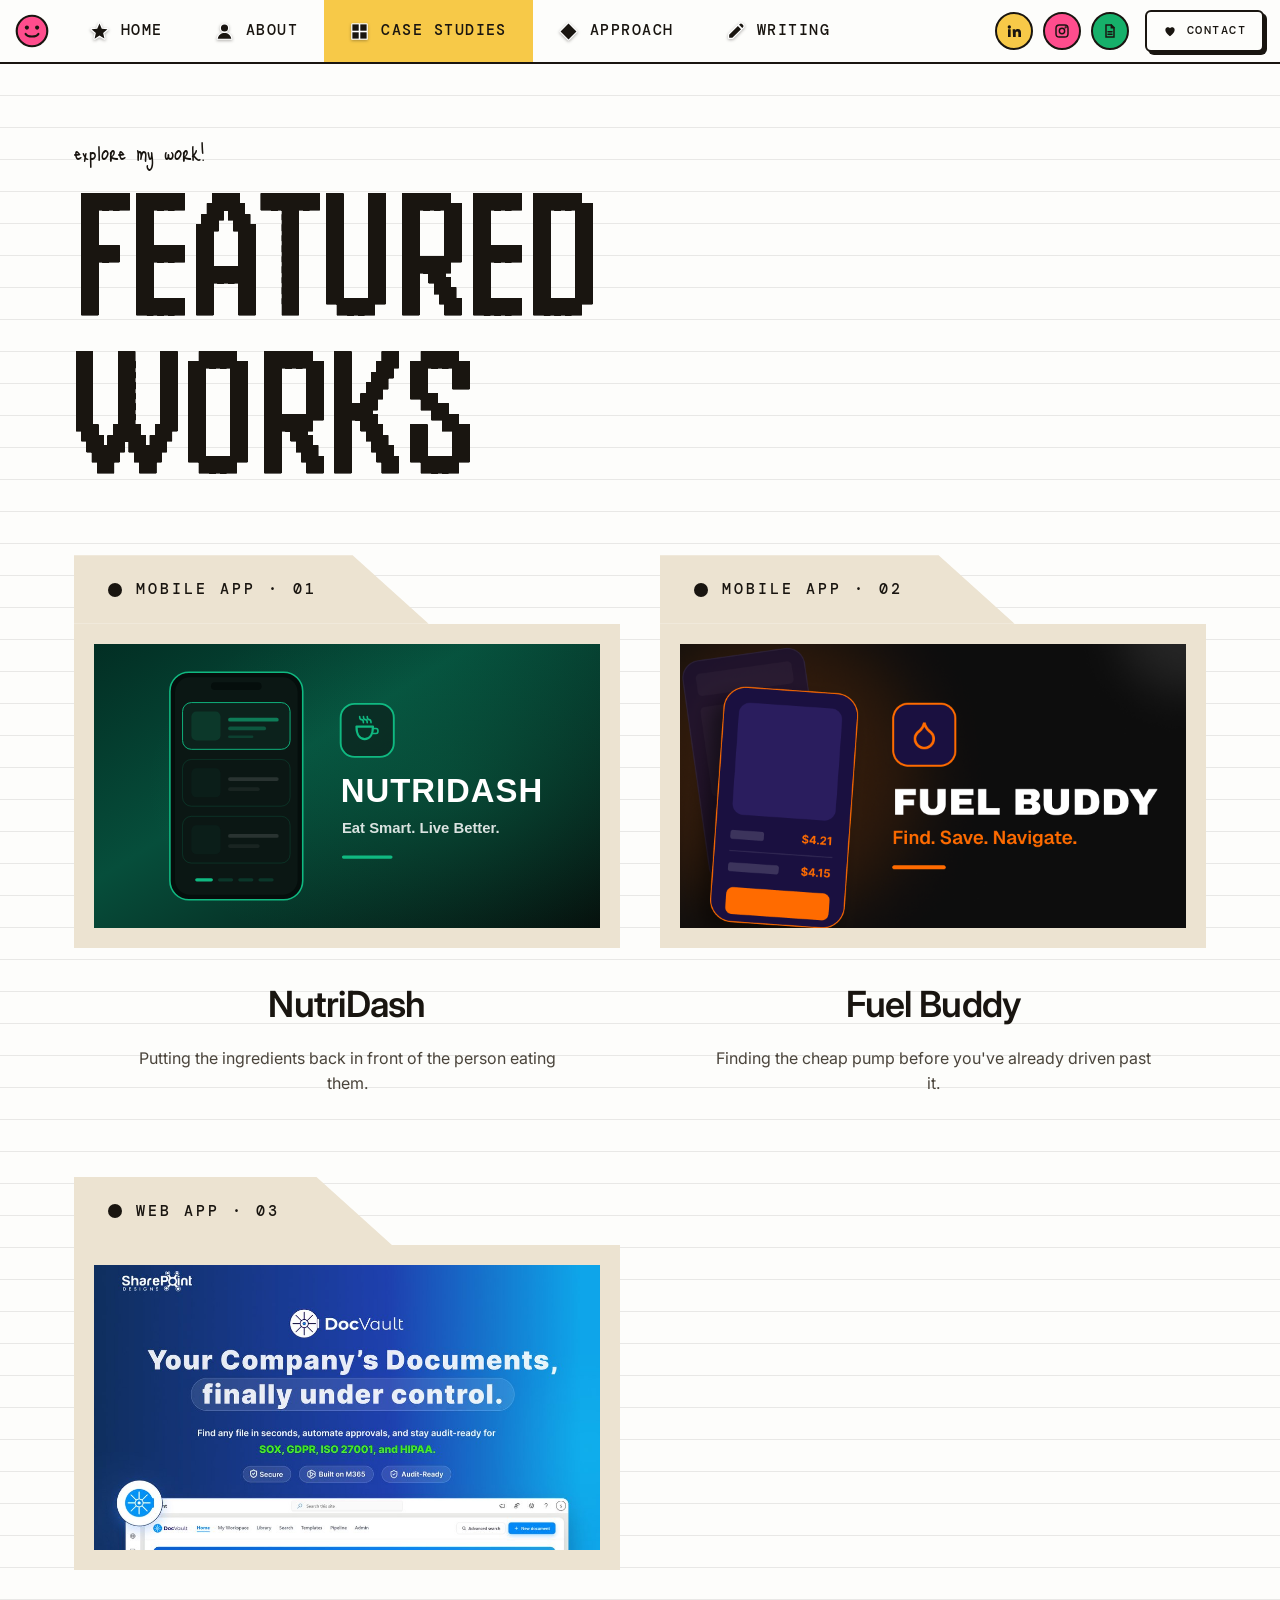
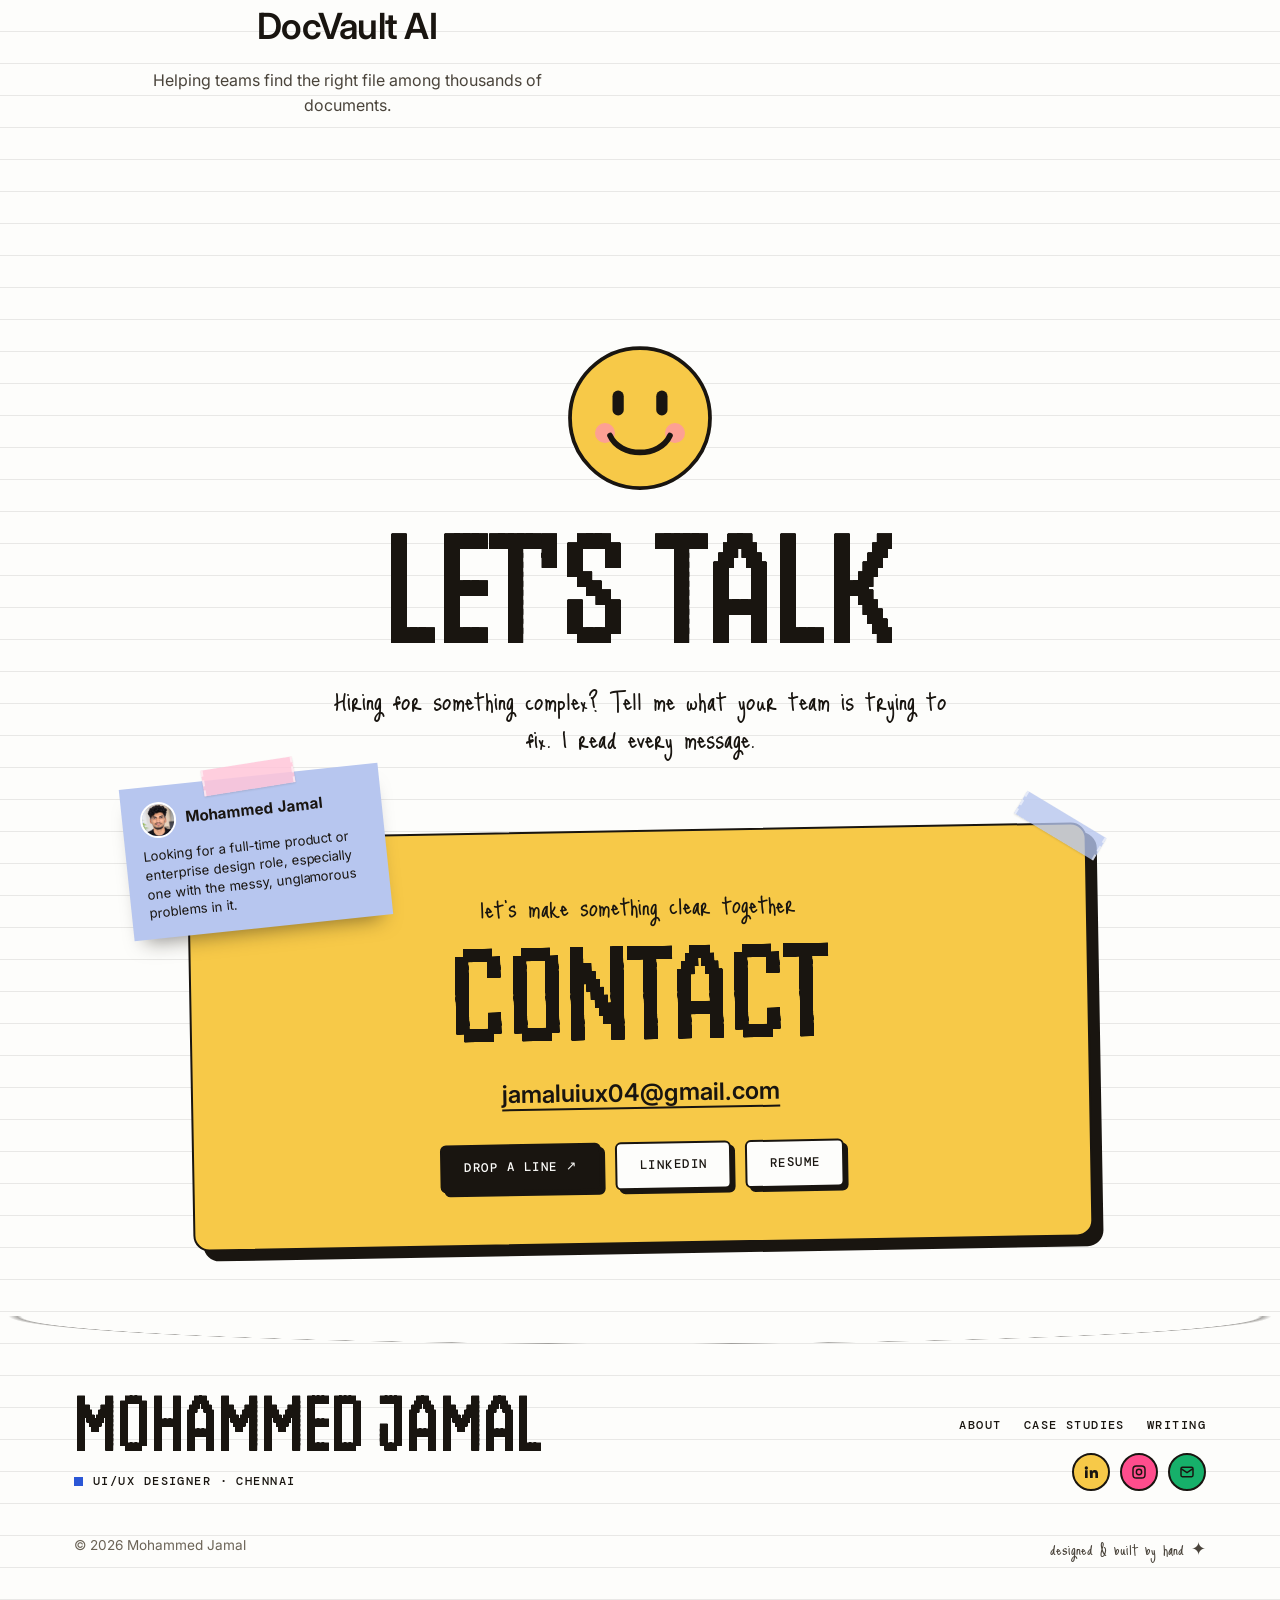
<file: case-studies.html>
<!DOCTYPE html>
<html lang="en">
<head>
    <meta charset="UTF-8">
    <meta name="viewport" content="width=device-width, initial-scale=1.0">
    <title>Case Studies | Mohammed Jamal</title>
    <meta name="description" content="Case studies by Mohammed Jamal: NutriDash, Fuel Buddy and DocVault AI.">
    <link rel="icon" type="image/svg+xml" href="favicon.svg">
    <link rel="preconnect" href="https://fonts.googleapis.com">
    <link rel="preconnect" href="https://fonts.gstatic.com" crossorigin>
    <link href="https://fonts.googleapis.com/css2?family=Inter:wght@400;500;600;700&family=Just+Me+Again+Down+Here&family=Handjet:wght@100..900&family=DM+Mono:wght@400;500&display=swap" rel="stylesheet">
    <link rel="stylesheet" href="css/crayon.css?v=44">
</head>
<body>
    <a href="#main" class="skip">Skip to content</a>

    <!-- Nav -->
    <header class="nav">
        <div class="nav-left">
            <a href="index.html#top" class="nav-logo" aria-label="Mohammed Jamal, home">
                <svg viewBox="0 0 40 40" aria-hidden="true"><circle cx="20" cy="20" r="18" fill="#ff4d8d" stroke="#191510" stroke-width="2.5"/><circle cx="14" cy="16" r="2.4" fill="#191510"/><circle cx="26" cy="16" r="2.4" fill="#191510"/><path d="M12.5 23.5c2 4 13 4 15 0" fill="none" stroke="#191510" stroke-width="2.5" stroke-linecap="round"/></svg>
            </a>
            <ul class="nav-tabs">
                <li><a href="index.html#top"><svg viewBox="0 0 24 24" fill="currentColor" aria-hidden="true"><path d="m12 2 2.9 6.6 7.1.6-5.4 4.7 1.6 7L12 17.2 5.8 21l1.6-7L2 9.2l7.1-.6z"/></svg><span>Home</span></a></li>
                <li><a href="index.html#about"><svg viewBox="0 0 24 24" fill="currentColor" aria-hidden="true"><circle cx="12" cy="7.5" r="4.5"/><path d="M3.5 21c.8-4.6 4.2-7 8.5-7s7.7 2.4 8.5 7z"/></svg><span>About</span></a></li>
                <li><a href="case-studies.html" class="active" aria-current="page"><svg viewBox="0 0 24 24" fill="currentColor" aria-hidden="true"><rect x="3" y="3" width="8" height="8"/><rect x="13" y="3" width="8" height="8"/><rect x="3" y="13" width="8" height="8"/><rect x="13" y="13" width="8" height="8"/></svg><span>Case Studies</span></a></li>
                <li><a href="index.html#approach"><svg viewBox="0 0 24 24" fill="currentColor" aria-hidden="true"><path d="M12 2 22 12 12 22 2 12z"/></svg><span>Approach</span></a></li>
                <li><a href="index.html#writing"><svg viewBox="0 0 24 24" fill="currentColor" aria-hidden="true"><path d="M4 20h4L19 9l-4-4L4 16zM16.5 3.5l4 4 1-1a2 2 0 0 0 0-2.8l-1.2-1.2a2 2 0 0 0-2.8 0z"/></svg><span>Writing</span></a></li>
            </ul>
        </div>
        <div class="nav-right">
            <a class="social y" href="https://www.linkedin.com/in/mohammed-jamal-217b0b106" target="_blank" rel="noopener" aria-label="LinkedIn"><svg viewBox="0 0 24 24" fill="currentColor" aria-hidden="true"><path d="M4.98 3.5a2.5 2.5 0 1 1 0 5 2.5 2.5 0 0 1 0-5M3 9.5h4V21H3zm7 0h3.8v1.6h.1c.5-1 1.8-2 3.8-2 4 0 4.8 2.6 4.8 6V21h-4v-5.2c0-1.3 0-2.9-1.8-2.9s-2.1 1.4-2.1 2.8V21h-4z"/></svg></a>
            <a class="social p" href="https://www.instagram.com/jamal_bikon/" target="_blank" rel="noopener" aria-label="Instagram"><svg viewBox="0 0 24 24" fill="none" stroke="currentColor" stroke-width="2.2" aria-hidden="true"><rect x="3" y="3" width="18" height="18" rx="5"/><circle cx="12" cy="12" r="4"/><circle cx="17.5" cy="6.5" r=".6" fill="currentColor"/></svg></a>
            <a class="social g" href="assets/MohammedJamal_Resume.pdf" target="_blank" rel="noopener" aria-label="Resume (PDF)"><svg viewBox="0 0 24 24" fill="none" stroke="currentColor" stroke-width="2.2" stroke-linecap="round" aria-hidden="true"><path d="M14 3H6v18h12V7z"/><path d="M14 3v4h4M9 13h6M9 17h6"/></svg></a>
            <a class="btn btn-paper nav-contact" href="#contact"><svg width="14" height="14" viewBox="0 0 24 24" fill="currentColor" aria-hidden="true"><path d="M12 21s-8-5.2-8-11a4.5 4.5 0 0 1 8-2.8A4.5 4.5 0 0 1 20 10c0 5.8-8 11-8 11"/></svg>Contact</a>
            <button class="burger" id="burger" aria-label="Menu" aria-expanded="false" aria-controls="mobMenu"><span></span><span></span></button>
        </div>
    </header>
    <nav class="mob-menu" id="mobMenu" aria-label="Mobile">
        <a href="index.html#about">About</a>
        <a href="case-studies.html">Case Studies</a>
        <a href="index.html#approach">Approach</a>
        <a href="index.html#writing">Writing</a>
        <a href="#contact">Contact</a>
        <div class="mob-socials">
            <a class="social y" href="https://www.linkedin.com/in/mohammed-jamal-217b0b106" target="_blank" rel="noopener" aria-label="LinkedIn"><svg viewBox="0 0 24 24" fill="currentColor" aria-hidden="true"><path d="M4.98 3.5a2.5 2.5 0 1 1 0 5 2.5 2.5 0 0 1 0-5M3 9.5h4V21H3zm7 0h3.8v1.6h.1c.5-1 1.8-2 3.8-2 4 0 4.8 2.6 4.8 6V21h-4v-5.2c0-1.3 0-2.9-1.8-2.9s-2.1 1.4-2.1 2.8V21h-4z"/></svg></a>
            <a class="social p" href="https://www.instagram.com/jamal_bikon/" target="_blank" rel="noopener" aria-label="Instagram"><svg viewBox="0 0 24 24" fill="none" stroke="currentColor" stroke-width="2.2" aria-hidden="true"><rect x="3" y="3" width="18" height="18" rx="5"/><circle cx="12" cy="12" r="4"/></svg></a>
            <a class="social g" href="assets/MohammedJamal_Resume.pdf" target="_blank" rel="noopener" aria-label="Resume (PDF)"><svg viewBox="0 0 24 24" fill="none" stroke="currentColor" stroke-width="2.2" aria-hidden="true"><path d="M14 3H6v18h12V7z"/><path d="M14 3v4h4M9 13h6M9 17h6"/></svg></a>
        </div>
    </nav>

    <main id="main">
        <section class="sec cs-index">
            <div class="wrap">
                <p class="hand cs-kicker">explore my work!</p>
                <h1 class="pixel cs-title">Featured<br>Works</h1>
                <div class="cs-grid">
                <a class="cs-card rv" href="nutridash.html">
                    <span class="cs-tab"><span class="dot"></span>Mobile app · 01</span>
                    <span class="cs-frame">
                        <span class="cs-img"><img src="assets/nutridash/nutridash_banner.svg" alt="NutriDash app screens" loading="eager"></span>
                        <span class="see-lens" aria-hidden="true">See</span>
                    </span>
                    <span class="cs-text">
                        <span class="cs-name">NutriDash</span>
                        <span class="cs-line">Putting the ingredients back in front of the person eating them.</span>
                    </span>
                </a>
                <a class="cs-card rv" href="fuel-buddy.html">
                    <span class="cs-tab"><span class="dot"></span>Mobile app · 02</span>
                    <span class="cs-frame">
                        <span class="cs-img"><img src="assets/fuel-buddy/fuel_buddy_banner.png" alt="Fuel Buddy app screens" loading="eager"></span>
                        <span class="see-lens" aria-hidden="true">See</span>
                    </span>
                    <span class="cs-text">
                        <span class="cs-name">Fuel Buddy</span>
                        <span class="cs-line">Finding the cheap pump before you've already driven past it.</span>
                    </span>
                </a>
                <a class="cs-card rv" href="docvault.html">
                    <span class="cs-tab"><span class="dot"></span>Web app · 03</span>
                    <span class="cs-frame">
                        <span class="cs-img"><img src="assets/docvault/docvault_card.jpg" alt="DocVault AI dashboard" loading="lazy"></span>
                        <span class="see-lens" aria-hidden="true">See</span>
                    </span>
                    <span class="cs-text">
                        <span class="cs-name">DocVault AI</span>
                        <span class="cs-line">Helping teams find the right file among thousands of documents.</span>
                    </span>
                </a>
                </div>
            </div>
        </section>

        <!-- Contact -->
        <section class="sec contact" id="contact">
            <div class="wrap">
                <svg class="smiley" viewBox="0 0 120 120" aria-hidden="true"><circle cx="60" cy="60" r="56" fill="#f7c948" stroke="#191510" stroke-width="3"/><g class="blink"><rect x="38" y="38" width="9" height="20" rx="4.5" fill="#191510"/><rect x="73" y="38" width="9" height="20" rx="4.5" fill="#191510"/></g><circle cx="32" cy="72" r="8" fill="#ff8fb4" opacity=".7"/><circle cx="88" cy="72" r="8" fill="#ff8fb4" opacity=".7"/><path d="M36 74c8 18 40 18 48 0" fill="none" stroke="#191510" stroke-width="4.5" stroke-linecap="round"/></svg>
                <div class="neg-zone talk"><h2 class="pixel">Let's talk</h2><span class="negative" aria-hidden="true"><i></i><i></i><i></i><i></i></span></div>
                <p class="lead hand">Hiring for something complex? Tell me what your team is trying to fix. I read every message.</p>

                <div class="contact-stage">
                    <div class="me-card rv">
                        <span class="tape tc pink"></span>
                        <div class="who"><img src="assets/profile.jpg?v=3" alt="" width="36" height="36">Mohammed Jamal</div>
                        <p>Looking for a full-time product or enterprise design role, especially one with the messy, unglamorous problems in it.</p>
                    </div>
                    <div class="big-card">
                        <span class="tape tl"></span><span class="tape tr"></span>
                        <p class="hand">let's make something clear together</p>
                        <p class="pixel" aria-hidden="true">Contact</p>
                        <a class="email" href="mailto:jamaluiux04@gmail.com">jamaluiux04@gmail.com</a>
                        <div class="actions">
                            <a class="btn btn-ink" href="mailto:jamaluiux04@gmail.com">Drop a line ↗</a>
                            <a class="btn btn-paper" href="https://www.linkedin.com/in/mohammed-jamal-217b0b106" target="_blank" rel="noopener">LinkedIn</a>
                            <a class="btn btn-paper" href="assets/MohammedJamal_Resume.pdf" target="_blank" rel="noopener">Resume</a>
                        </div>
                    </div>
                </div>
            </div>
        </section>
    </main>

    <footer class="footer">
        <div class="wrap">
            <div class="footer-top">
                <div>
                    <div class="footer-name pixel">Mohammed Jamal</div>
                    <div class="footer-role mono">UI/UX Designer · Chennai</div>
                </div>
                <div class="footer-links">
                    <nav class="mono" aria-label="Footer">
                        <a href="index.html#about">About</a>
                        <a href="case-studies.html">Case Studies</a>
                        <a href="index.html#writing">Writing</a>
                    </nav>
                    <div class="socials">
                        <a class="social y" href="https://www.linkedin.com/in/mohammed-jamal-217b0b106" target="_blank" rel="noopener" aria-label="LinkedIn"><svg viewBox="0 0 24 24" fill="currentColor" aria-hidden="true"><path d="M4.98 3.5a2.5 2.5 0 1 1 0 5 2.5 2.5 0 0 1 0-5M3 9.5h4V21H3zm7 0h3.8v1.6h.1c.5-1 1.8-2 3.8-2 4 0 4.8 2.6 4.8 6V21h-4v-5.2c0-1.3 0-2.9-1.8-2.9s-2.1 1.4-2.1 2.8V21h-4z"/></svg></a>
                        <a class="social p" href="https://www.instagram.com/jamal_bikon/" target="_blank" rel="noopener" aria-label="Instagram"><svg viewBox="0 0 24 24" fill="none" stroke="currentColor" stroke-width="2.2" aria-hidden="true"><rect x="3" y="3" width="18" height="18" rx="5"/><circle cx="12" cy="12" r="4"/></svg></a>
                        <a class="social g" href="mailto:jamaluiux04@gmail.com" aria-label="Email"><svg viewBox="0 0 24 24" fill="none" stroke="currentColor" stroke-width="2.2" aria-hidden="true"><rect x="3" y="5" width="18" height="14" rx="2"/><path d="m3 7 9 6 9-6"/></svg></a>
                    </div>
                </div>
            </div>
            <div class="footer-bottom">
                <span>© 2026 Mohammed Jamal</span>
                <span class="made">designed &amp; built by hand ✦</span>
            </div>
        </div>
    </footer>

    <script src="js/crayon.js?v=44"></script>
</body>
</html>
</file>
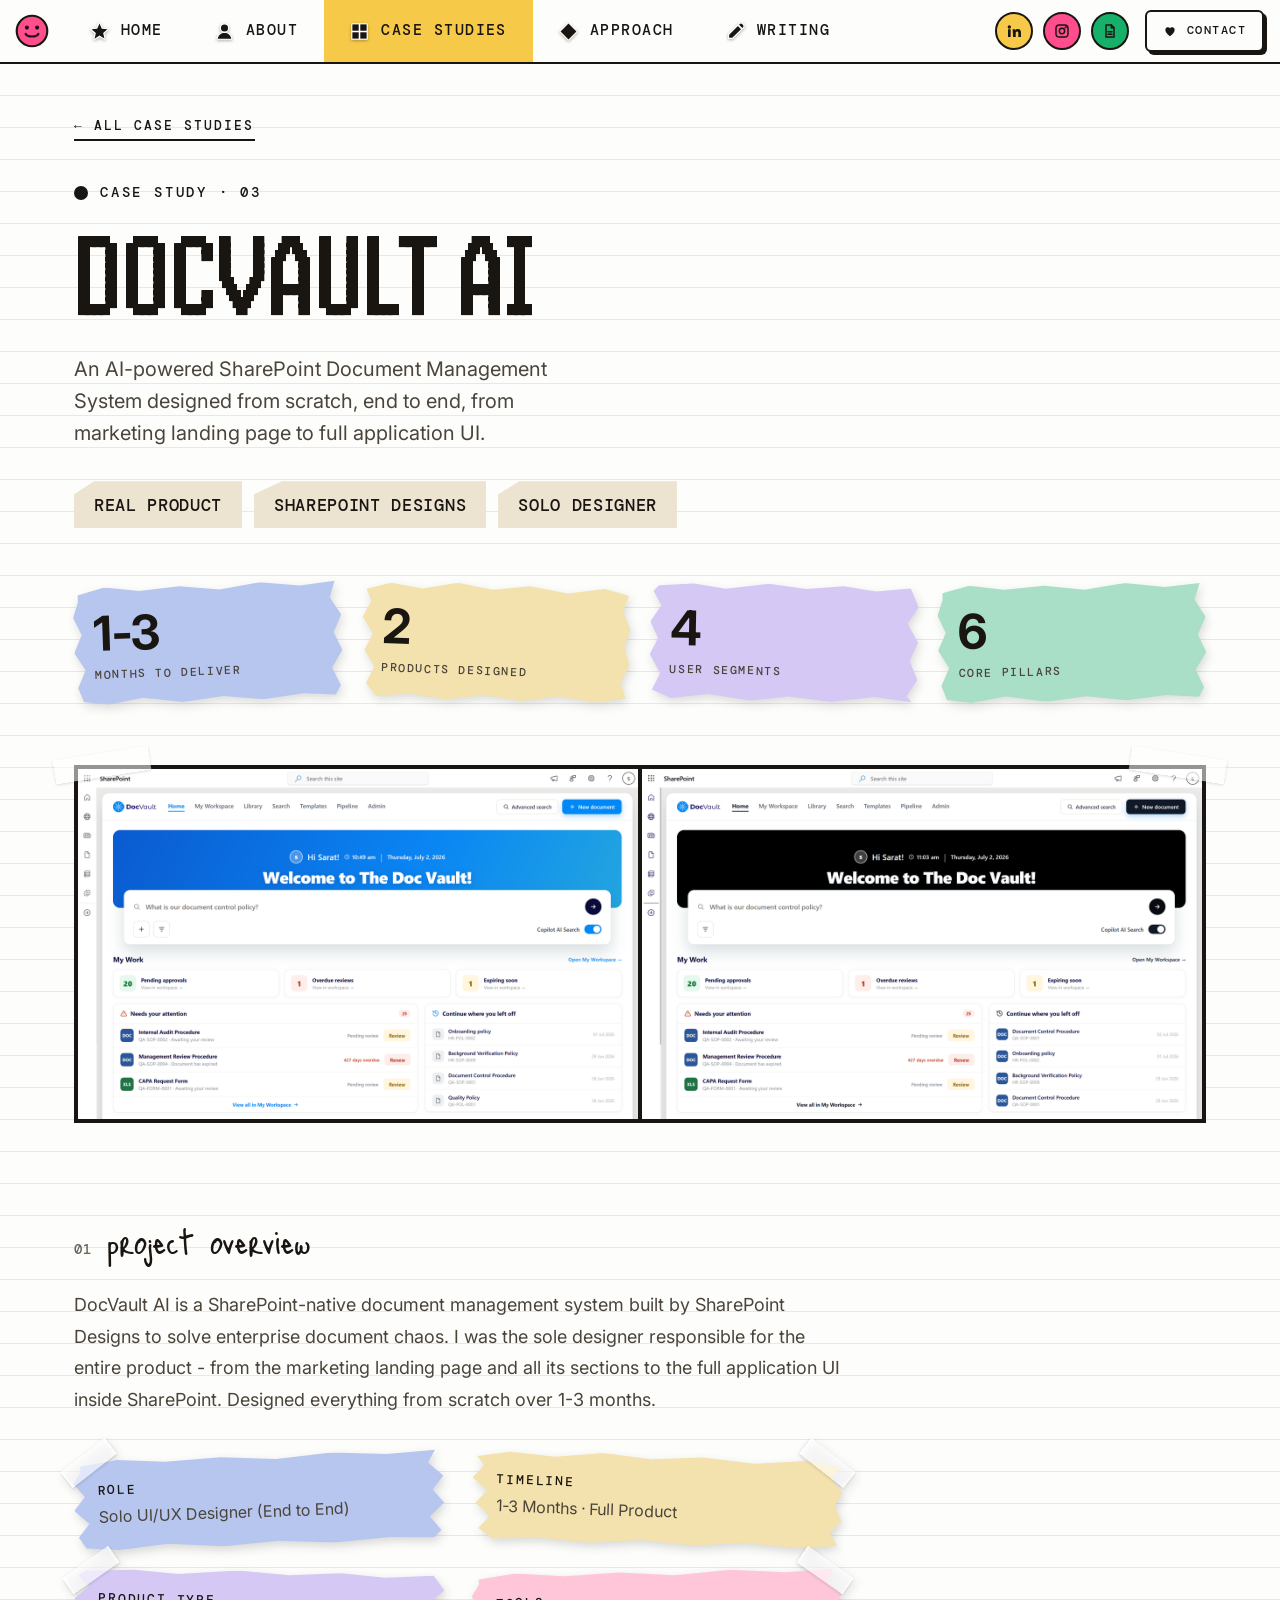
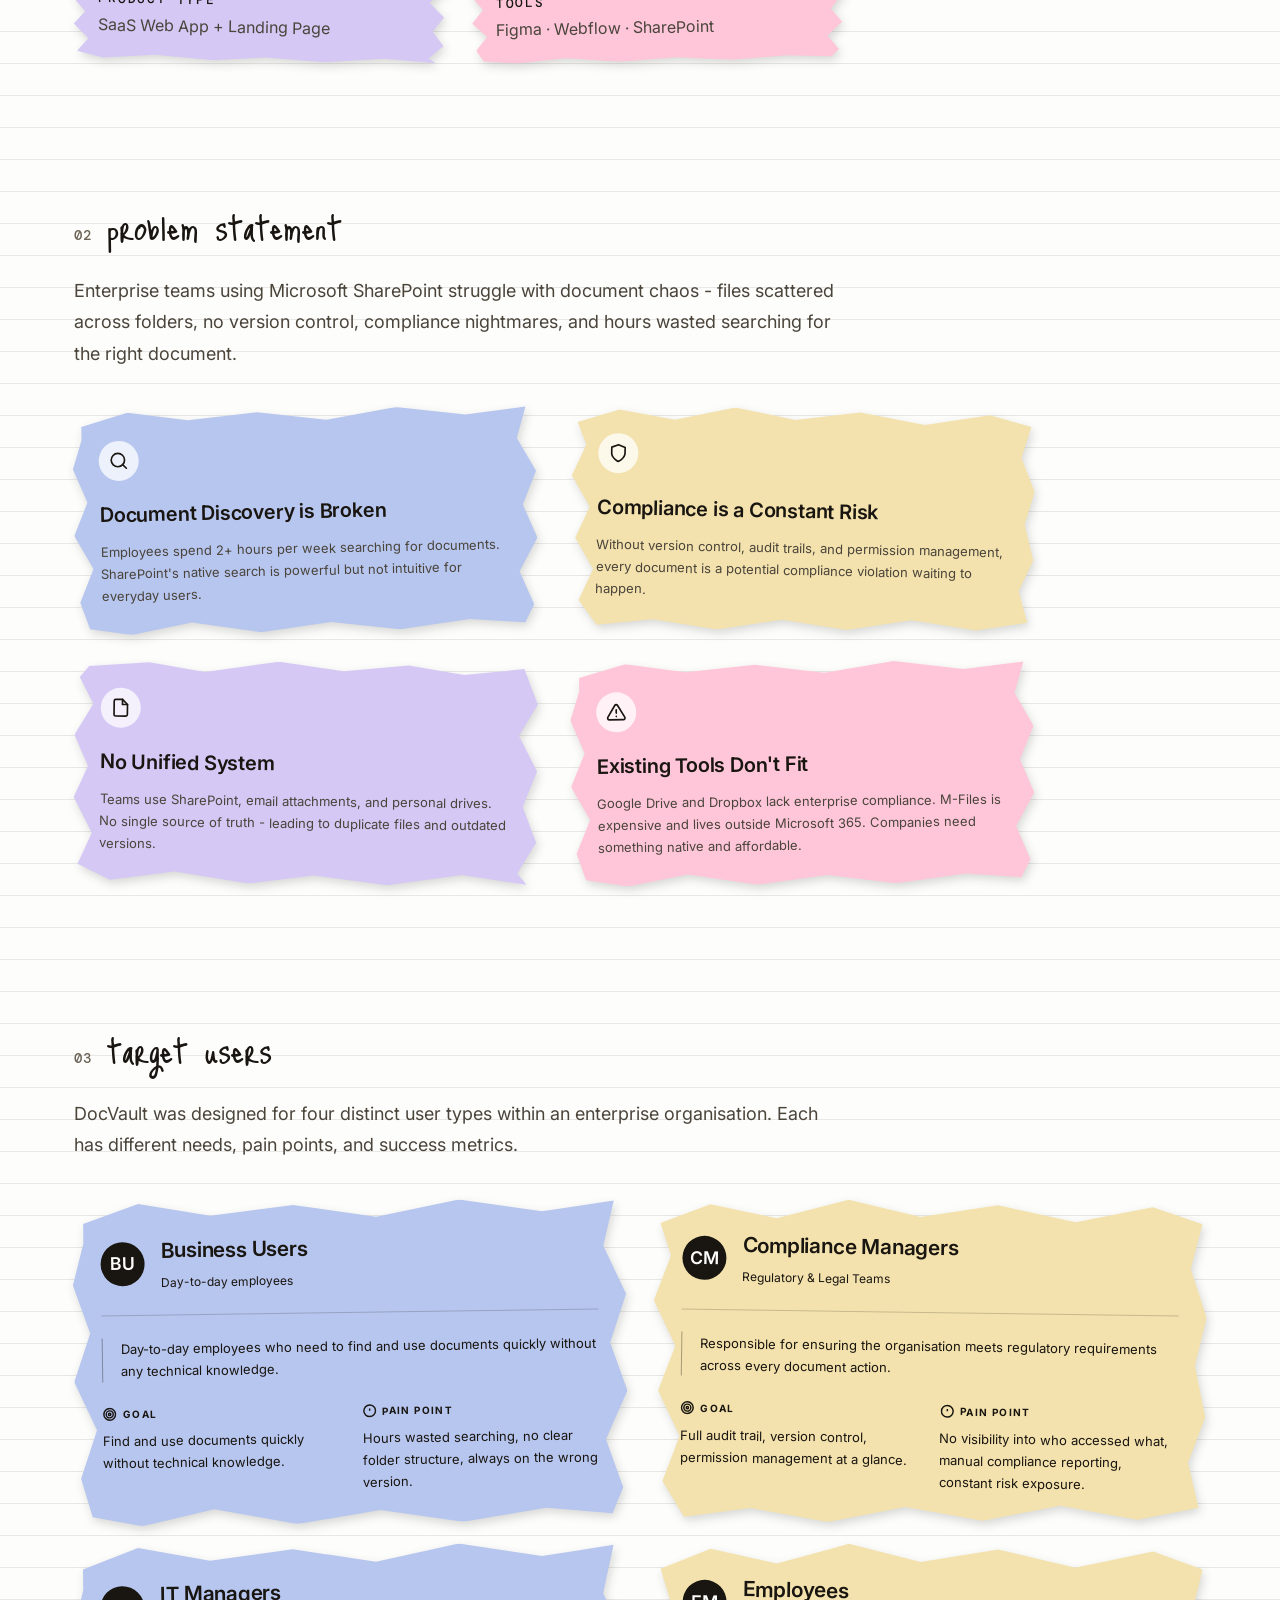
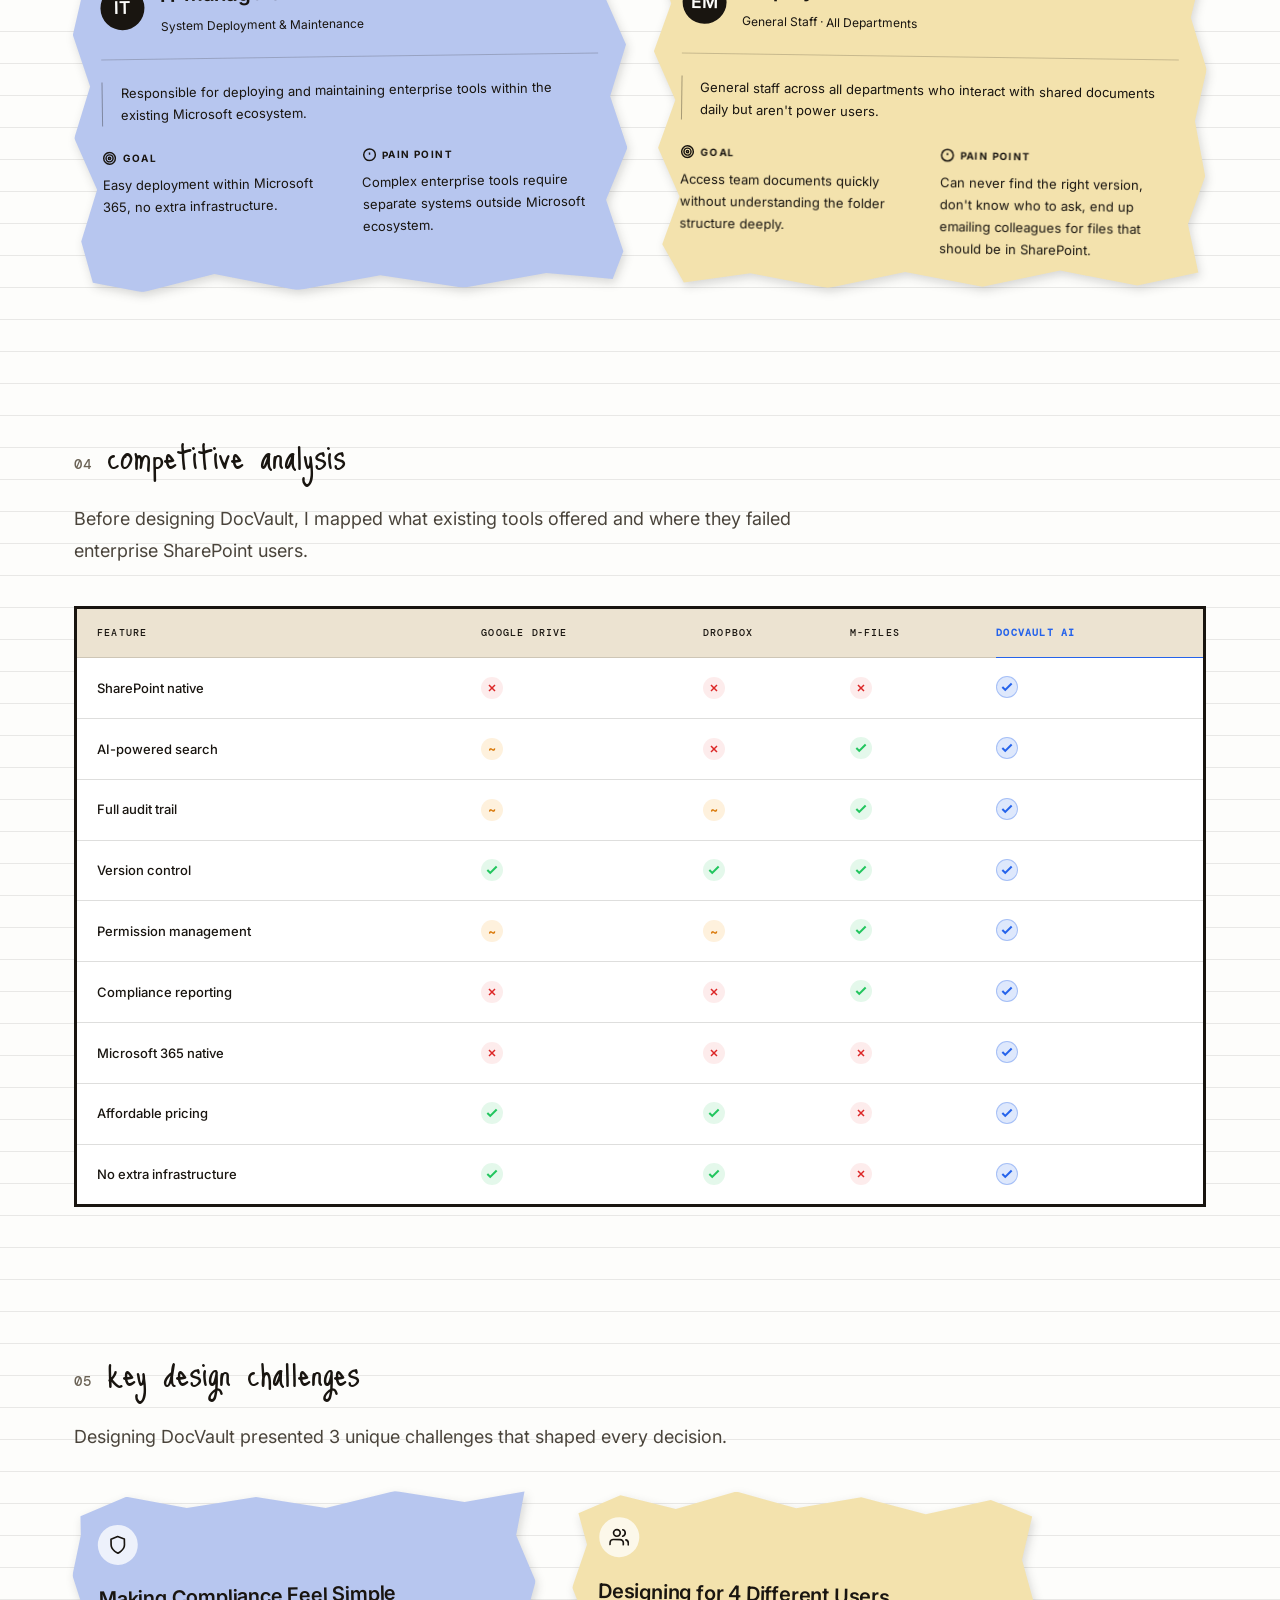
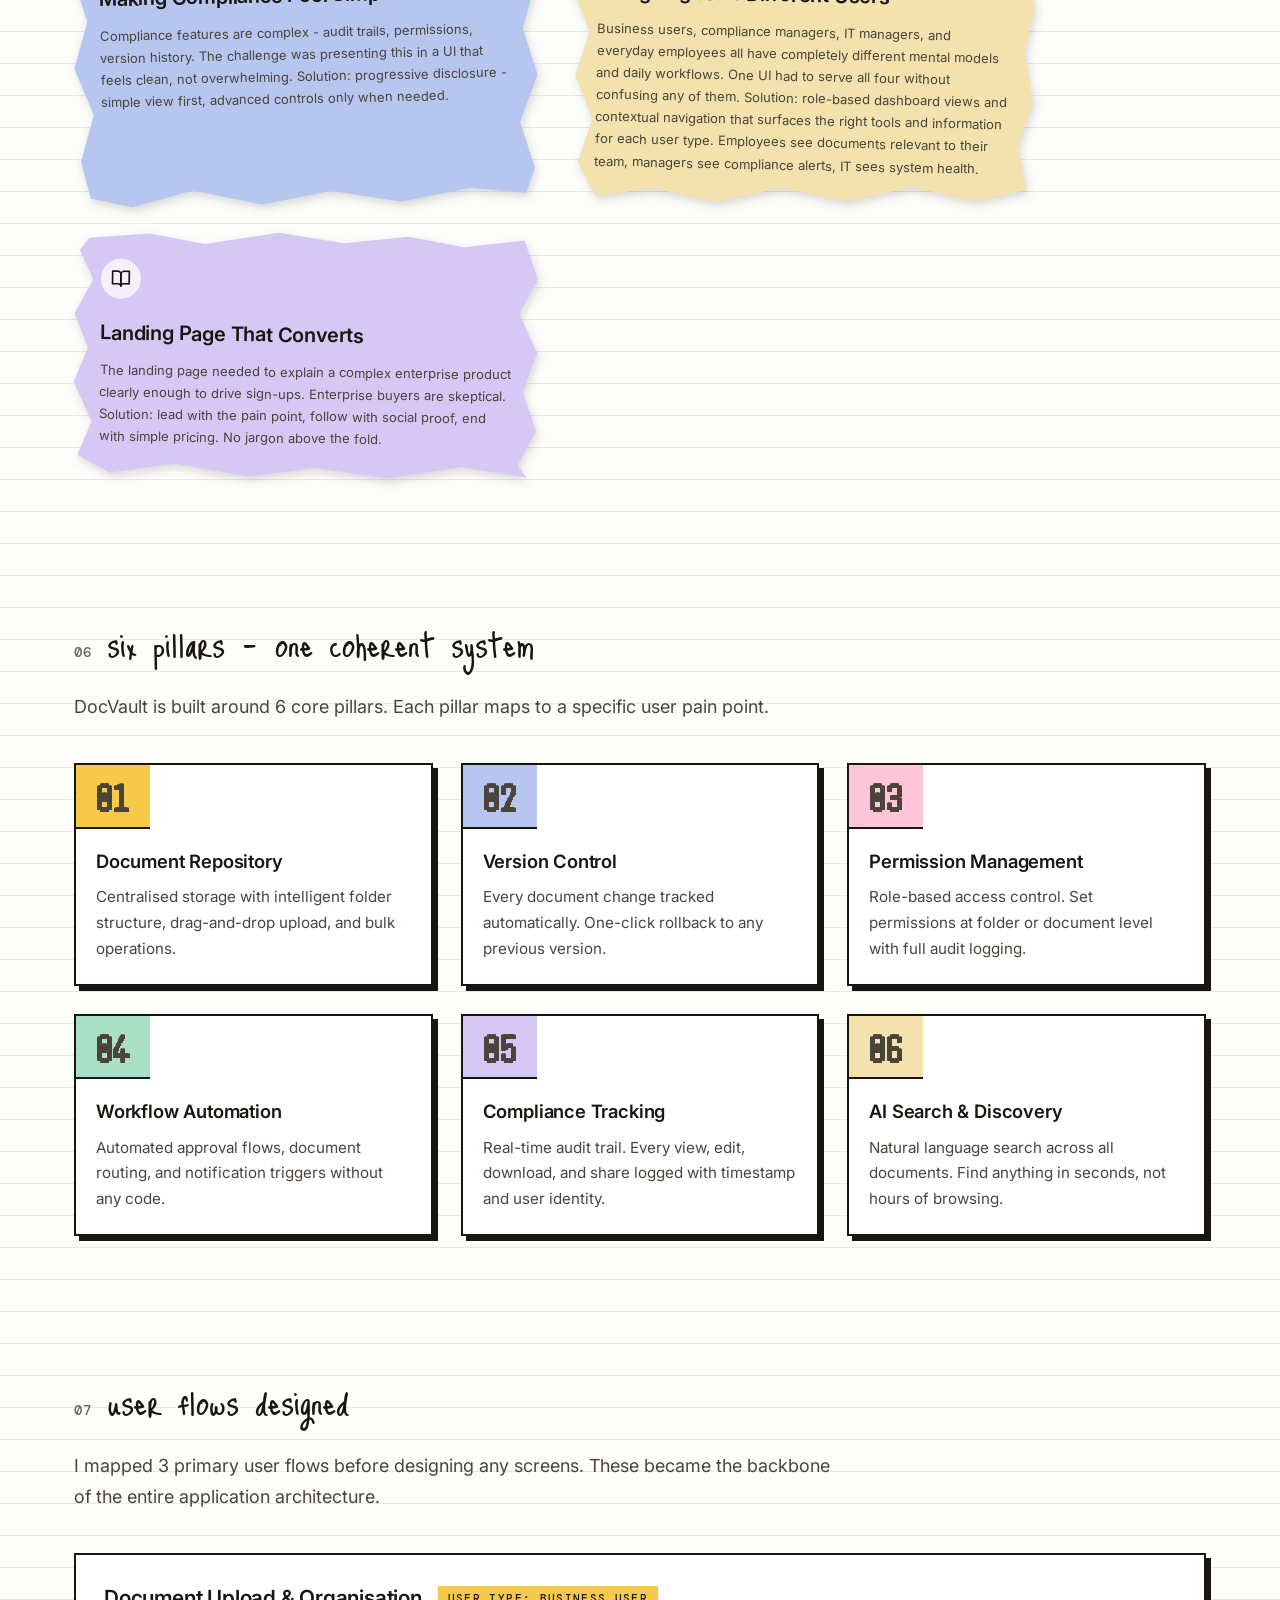
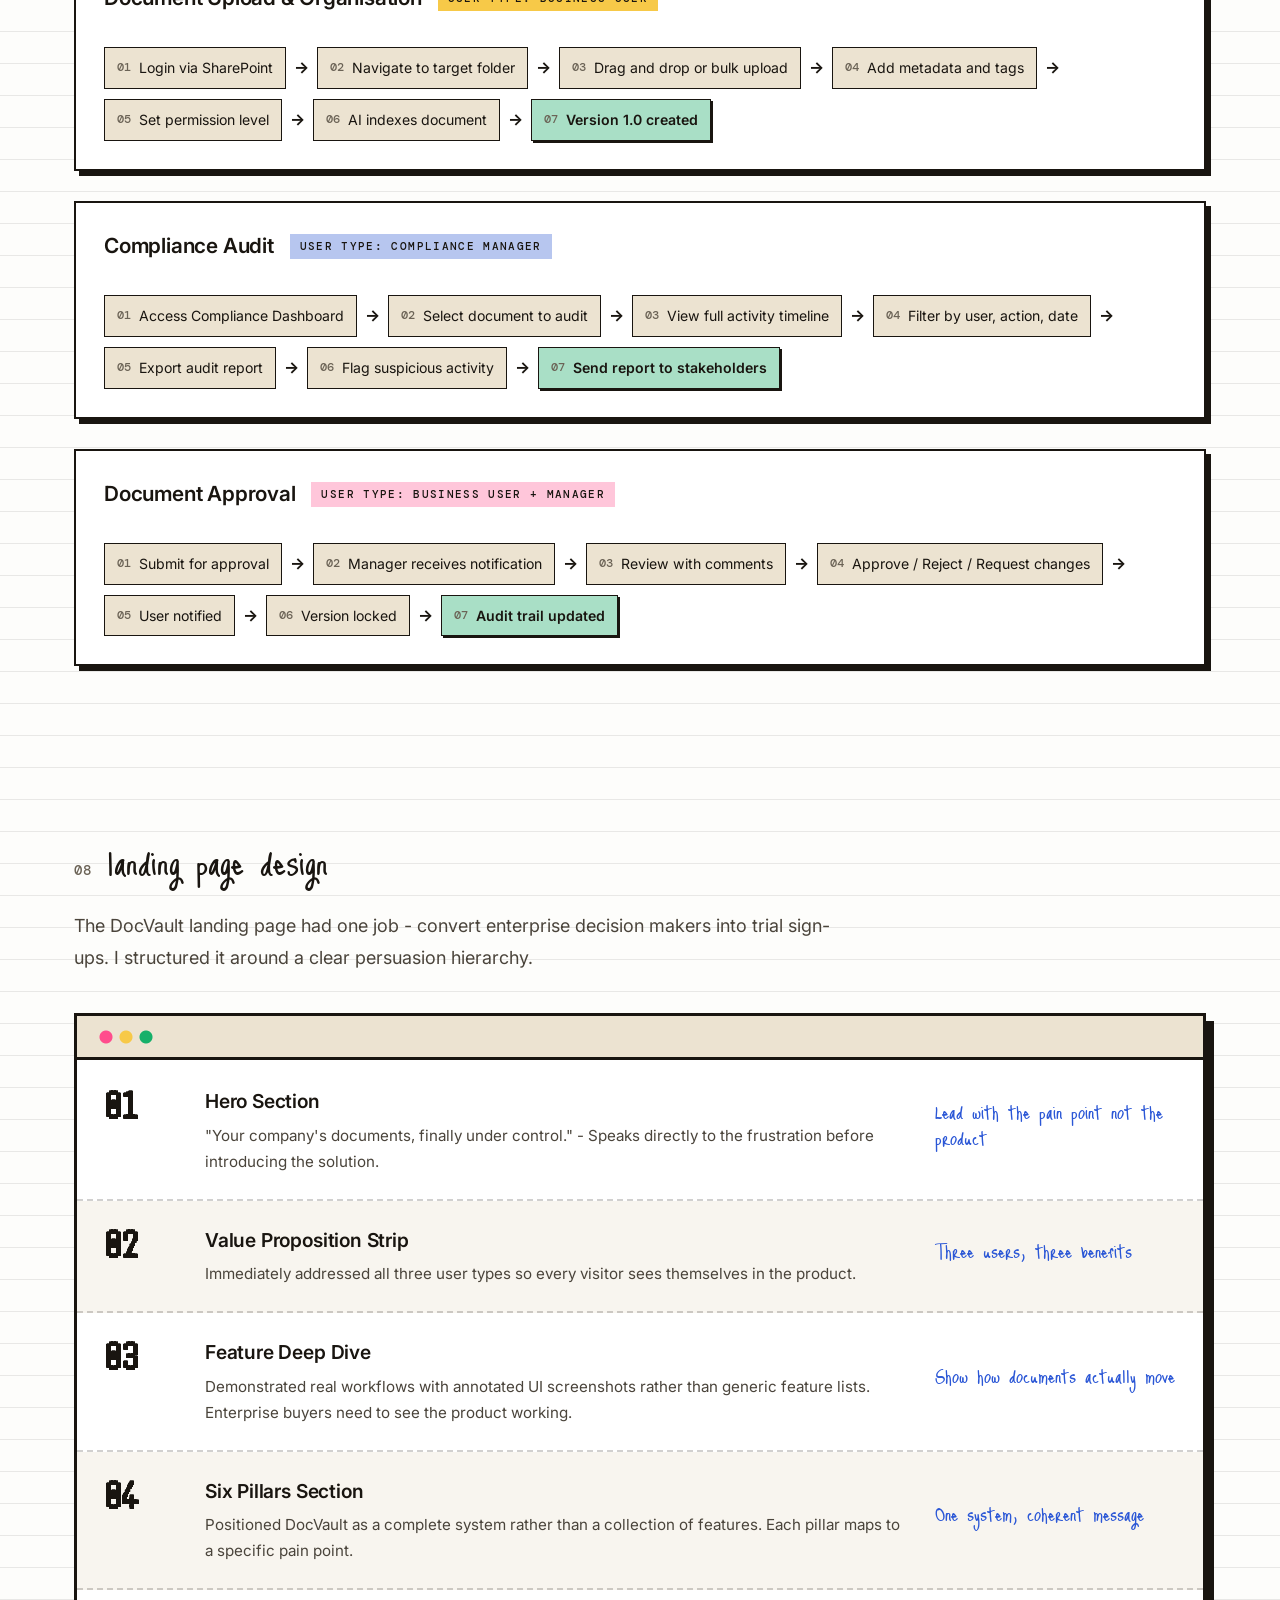
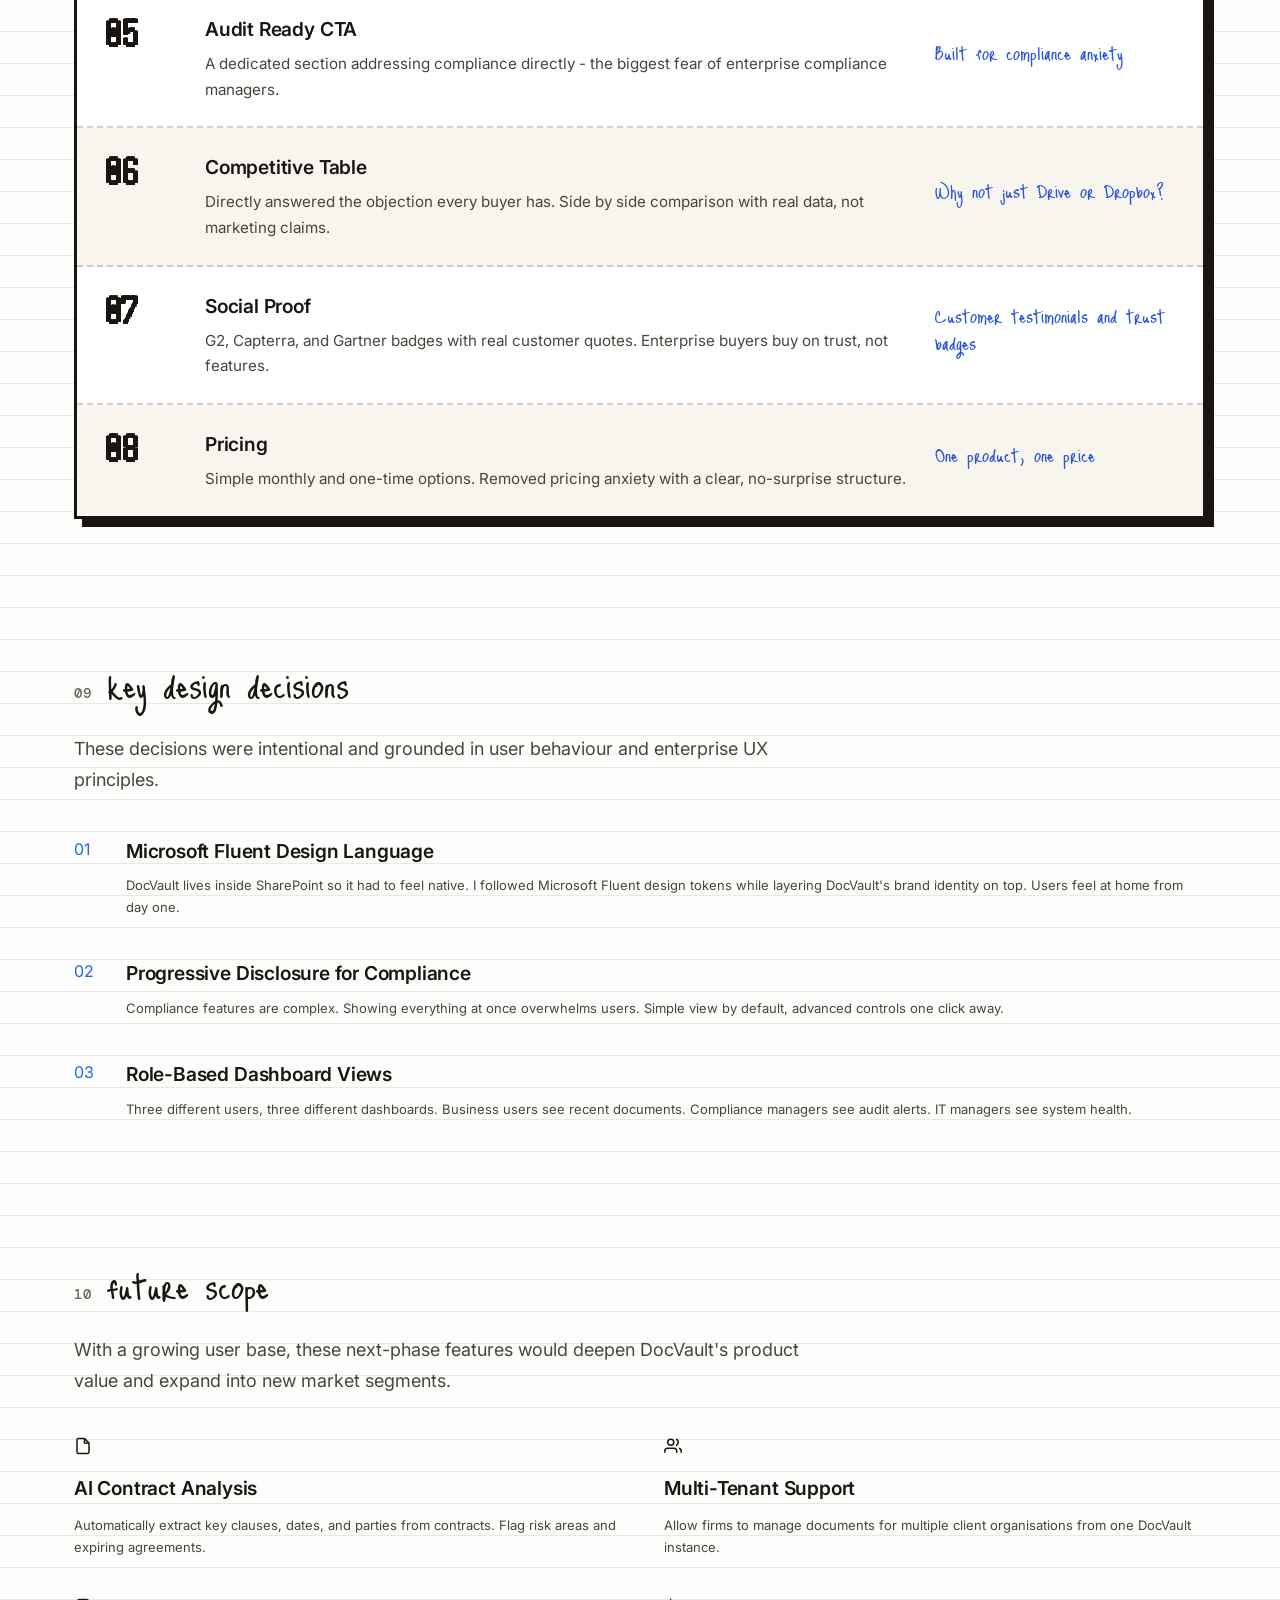
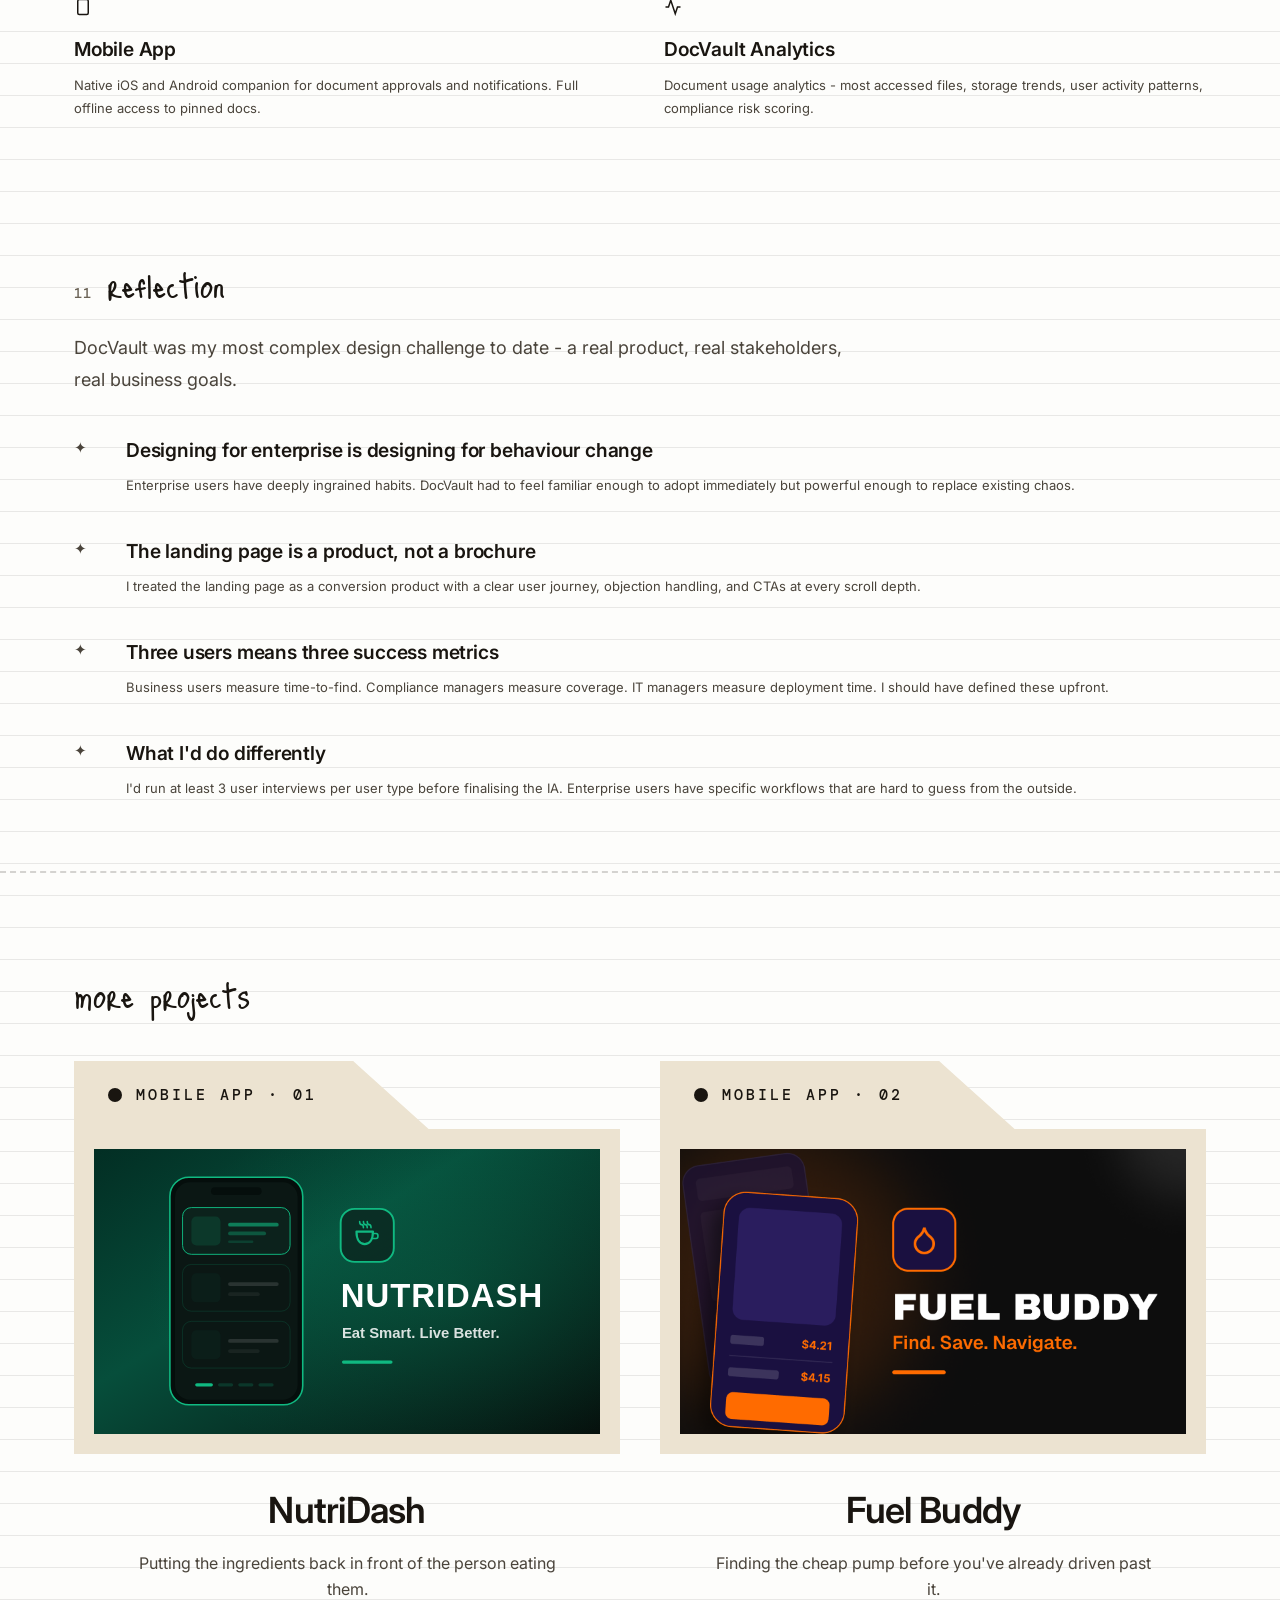
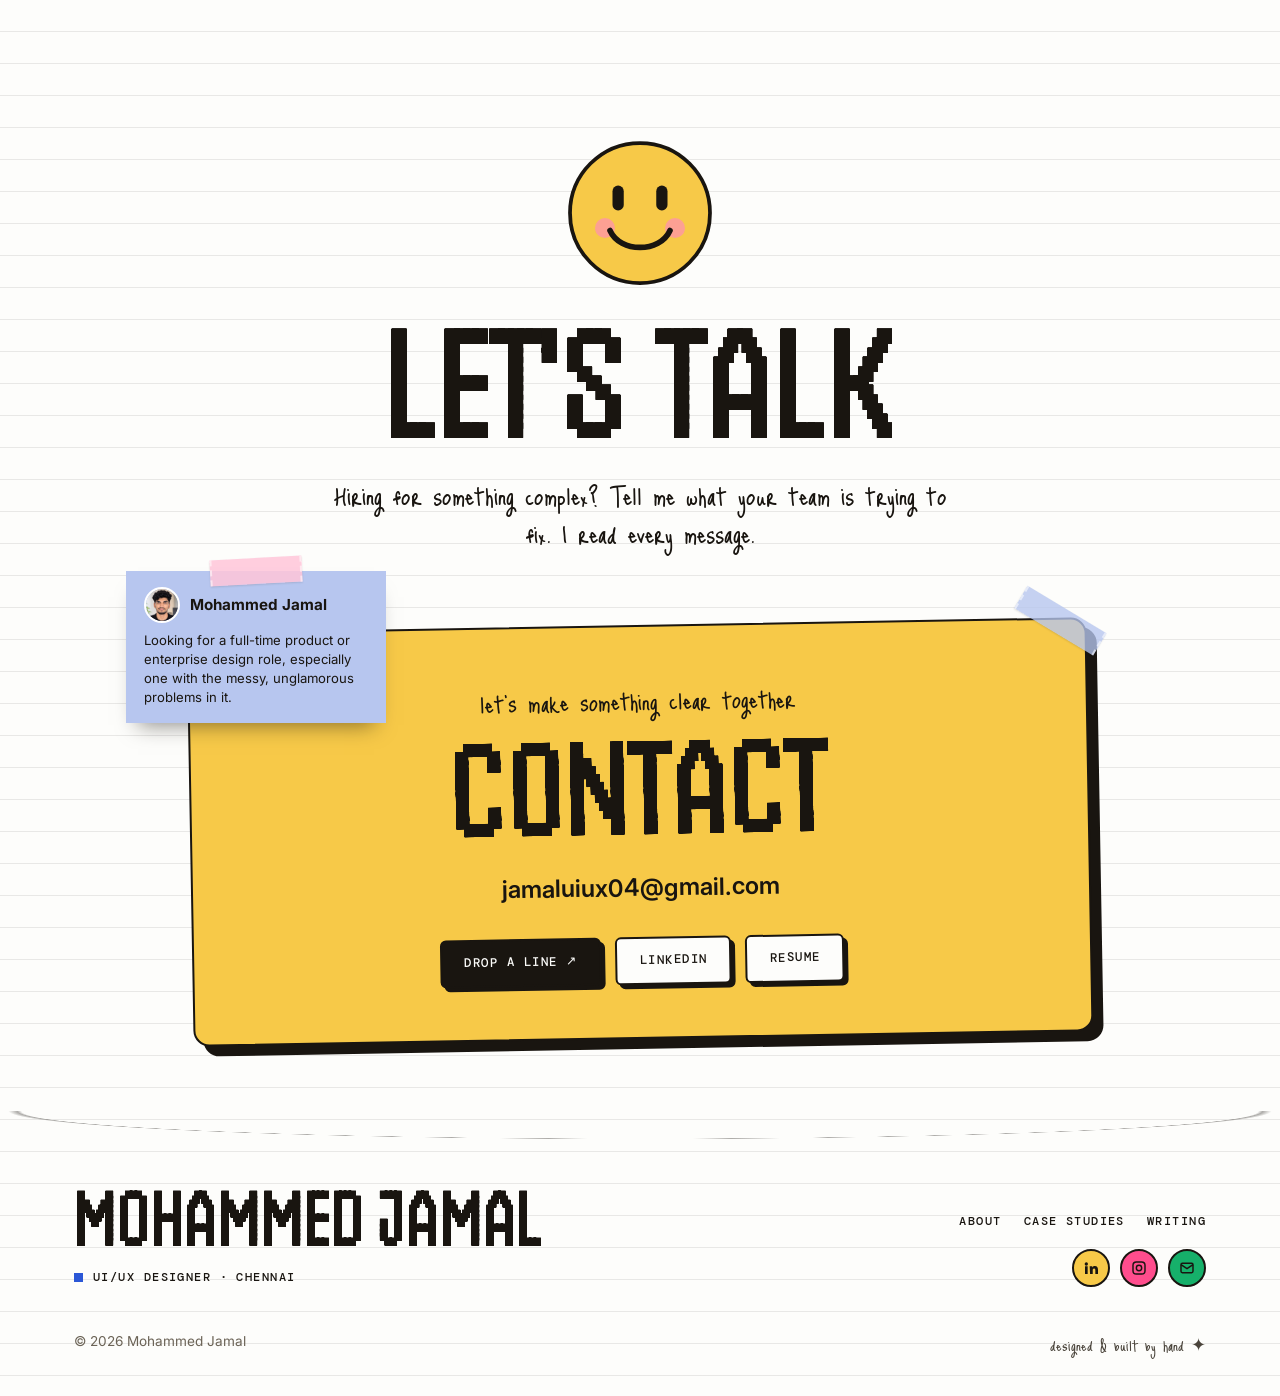
<file: docvault.html>
<!DOCTYPE html>
<html lang="en" data-theme="light">
<head>
    <meta charset="UTF-8">
    <link rel="icon" type="image/svg+xml" href="favicon.svg">
    <meta name="viewport" content="width=device-width, initial-scale=1.0">
    <title>DocVault AI - Case Study | Mohammed Jamal</title>
    <meta name="description" content="UX case study for DocVault AI - an AI-powered SharePoint Document Management System designed end to end, from marketing landing page to full application UI.">
    <link rel="preconnect" href="https://fonts.googleapis.com">
    <link rel="preconnect" href="https://fonts.gstatic.com" crossorigin>
    <link href="https://fonts.googleapis.com/css2?family=Inter:wght@400;500;600;700&family=Just+Me+Again+Down+Here&family=Handjet:wght@100..900&family=DM+Mono:wght@400;500&display=swap" rel="stylesheet">
    <link rel="stylesheet" href="css/styles.css">
    <link rel="stylesheet" href="css/case-study.css?v=3">
    <style>
        /* Override site-wide purple gradient tokens with DocVault blue */
        :root { --gradient-1: #2563EB; --gradient-2: #1E40AF; }
        [data-theme="dark"] { --gradient-1: #60A5FA; --gradient-2: #93C5FD; }

        .cs-hero-title { color: #2563EB !important; }
        [data-theme="dark"] .cs-hero-title { color: #60A5FA !important; }

        /* Persona avatar gradient → blue */
        .cs-persona-avatar {
            background: linear-gradient(135deg, #2563EB, #1E40AF) !important;
        }
        [data-theme="dark"] .cs-persona-avatar {
            background: linear-gradient(135deg, #3B82F6, #2563EB) !important;
        }

        /* Process pill badge gradient → blue */
        .cs-process-badge {
            background: linear-gradient(135deg, #2563EB, #1E40AF) !important;
        }

        /* Feature bar fill → blue */
        .cs-feature-bar-fill {
            background: #2563EB !important;
        }

        /* DocVault table highlight override */
        .dv-table th.cs-table-highlight {
            color: #1E3A8A !important;
            background: #EFF6FF !important;
            border-bottom: 2px solid #2563EB !important;
        }
        [data-theme="dark"] .dv-table th.cs-table-highlight {
            color: #93C5FD !important;
            background: rgba(37, 99, 235, 0.1) !important;
            border-bottom: 2px solid #60A5FA !important;
        }
        .dv-table td.cs-table-highlight {
            background: rgba(37, 99, 235, 0.03) !important;
        }
        [data-theme="dark"] .dv-table td.cs-table-highlight {
            background: rgba(37, 99, 235, 0.06) !important;
        }
        .dv-table .cs-table-highlight .cell-status.yes {
            background: rgba(37, 99, 235, 0.15);
            color: #2563EB;
            box-shadow: 0 0 12px rgba(37, 99, 235, 0.2);
        }
        [data-theme="dark"] .dv-table .cs-table-highlight .cell-status.yes {
            background: rgba(96, 165, 250, 0.15);
            color: #60A5FA;
            box-shadow: 0 0 12px rgba(96, 165, 250, 0.2);
        }

        /* User flow cards */
        .dv-flow-card {
            background: var(--surface);
            border: 1px solid var(--border);
            border-radius: 14px;
            padding: 24px;
            margin-bottom: 14px;
            transition: background-color .4s, border-color .4s, transform .3s var(--ease);
        }
        .dv-flow-card:hover {
            transform: translateY(-2px);
            border-color: var(--card-hover-border);
            box-shadow: var(--card-hover-shadow);
            background: var(--surface-hover);
        }
        .dv-flow-card h3 {
            font-size: 1rem; font-weight: 700; margin: 0 0 4px 0;
        }
        .dv-flow-type {
            font-size: .72rem; font-weight: 600; color: #2563EB;
            margin-bottom: 14px; display: block;
        }
        [data-theme="dark"] .dv-flow-type { color: #60A5FA; }
        .dv-flow-steps {
            display: flex; flex-wrap: wrap; gap: 6px; align-items: center;
        }
        .dv-flow-step {
            font-size: .72rem; color: var(--fg-2);
            background: var(--pill-bg); padding: 5px 12px;
            border-radius: 8px; border: 1px solid var(--border);
            white-space: nowrap;
        }
        .dv-flow-arrow { color: var(--fg-3); font-size: .7rem; }

        /* Landing page section cards */
        .dv-landing-grid {
            display: grid;
            grid-template-columns: repeat(2, 1fr);
            gap: 14px; margin-top: 24px;
        }
        .dv-landing-card {
            padding: 24px; border-radius: 14px;
            background: var(--surface); border: 1px solid var(--border);
            transition: background-color .4s, border-color .4s, transform .3s var(--ease);
        }
        .dv-landing-card:hover {
            transform: translateY(-2px);
            border-color: var(--card-hover-border);
            box-shadow: var(--card-hover-shadow);
            background: var(--surface-hover);
        }
        .dv-landing-eyebrow {
            font-size: .68rem; font-weight: 600; color: #2563EB;
            margin-bottom: 6px; display: block;
            text-transform: uppercase; letter-spacing: .04em;
        }
        [data-theme="dark"] .dv-landing-eyebrow { color: #60A5FA; }
        .dv-landing-card h3 {
            font-size: .95rem; font-weight: 700; margin: 0 0 8px 0;
        }
        .dv-landing-card p {
            font-size: .8rem; color: var(--fg-2); line-height: 1.65; margin: 0;
        }

        /* Hero image (desktop mockup - wider) */
        .dv-hero-image-wrap {
            display: flex; justify-content: center; align-items: center;
            margin-top: 56px; position: relative; width: 100%; gap: 24px;
        }
        .dv-hero-device {
            transition: transform 0.6s var(--ease), filter 0.6s var(--ease);
        }
        .dv-hero-device img {
            width: 380px; height: auto; display: block;
            border-radius: 12px;
            box-shadow: 0 25px 60px -15px rgba(0,0,0,0.5);
            border: 1px solid var(--border);
        }
        .dv-hero-device.left {
            transform: rotate(-3deg) translateX(20px) scale(0.95);
            z-index: 1; filter: brightness(0.85);
        }
        .dv-hero-device.right {
            transform: rotate(3deg) translateX(-20px) scale(0.95);
            z-index: 2; filter: brightness(0.95);
        }
        .dv-hero-image-wrap:hover .dv-hero-device.left {
            transform: rotate(-1deg) translateX(-10px) scale(1);
            filter: brightness(1); z-index: 3;
        }
        .dv-hero-image-wrap:hover .dv-hero-device.right {
            transform: rotate(1deg) translateX(10px) scale(1);
            filter: brightness(1);
        }

        @media (max-width: 768px) {
            .dv-landing-grid { grid-template-columns: 1fr; }
            .dv-hero-device img { width: 260px; }
            .dv-hero-image-wrap { gap: 12px; }
        }
        @media (max-width: 480px) {
            .dv-hero-device img { width: 180px; }
        }

        /* ====================================
           Editorial pass - flatten DocVault
           components to match the site language
           ==================================== */
        .dv-flow-card,
        .dv-landing-grid,
        .dv-table-wrap { margin-left: 116px; }

        .dv-flow-card {
            background: none;
            border: none;
            border-bottom: 1px solid var(--border);
            border-radius: 0;
            padding: 26px 0;
            margin-bottom: 0;
        }
        .dv-flow-card:hover {
            transform: none;
            box-shadow: none;
            background: none;
            border-color: var(--border);
        }
        .dv-flow-card h3 {
            font-family: var(--ff-display);
            font-size: 1.25rem; font-weight: 400;
            letter-spacing: -.01em; margin: 0 0 6px;
        }
        .dv-flow-type {
            font-size: .625rem; font-weight: 600;
            text-transform: uppercase; letter-spacing: .16em;
            color: var(--gradient-1); margin-bottom: 16px;
        }
        [data-theme="dark"] .dv-flow-type { color: var(--gradient-1); }
        .dv-flow-step {
            font-size: .6875rem; color: var(--fg-2);
            background: none; padding: 5px 12px;
            border-radius: 100px; border: 1px solid var(--border);
        }

        .dv-landing-grid {
            grid-template-columns: repeat(2, 1fr);
            gap: 1px;
            background: var(--border);
            border: 1px solid var(--border);
            margin-top: 24px;
        }
        .dv-landing-card {
            padding: 28px 24px;
            border-radius: 0; border: none;
            background: var(--bg);
            transition: background-color .35s;
        }
        .cs-section-alt .dv-landing-card { background: var(--bg-2); }
        .dv-landing-card:hover {
            transform: none; box-shadow: none;
            background: var(--surface);
        }
        .dv-landing-eyebrow {
            font-size: .625rem; letter-spacing: .16em;
            color: var(--gradient-1); margin-bottom: 10px;
        }
        [data-theme="dark"] .dv-landing-eyebrow { color: var(--gradient-1); }
        .dv-landing-card h3 {
            font-family: var(--ff-display);
            font-size: 1.2rem; font-weight: 400;
            letter-spacing: -.01em; margin: 0 0 10px;
        }
        .dv-landing-card p { font-size: .8125rem; line-height: 1.75; }

        .dv-table th.cs-table-highlight {
            background: transparent !important;
            color: var(--gradient-1) !important;
            border-bottom: 1px solid var(--gradient-1) !important;
        }
        [data-theme="dark"] .dv-table th.cs-table-highlight {
            background: transparent !important;
            color: var(--gradient-1) !important;
            border-bottom: 1px solid var(--gradient-1) !important;
        }
        .dv-table td.cs-table-highlight,
        [data-theme="dark"] .dv-table td.cs-table-highlight {
            background: transparent !important;
        }
        /* Keep the DocVault column on its own blue - var(--glow) is the
           site accent and was painting these circles orange */
        .dv-table .cs-table-highlight .cell-status.yes {
            background: rgba(37, 99, 235, 0.15);
            border: 1px solid rgba(37, 99, 235, 0.3);
            color: #2563EB;
            border-radius: 50%;
            box-shadow: none;
        }
        [data-theme="dark"] .dv-table .cs-table-highlight .cell-status.yes {
            background: rgba(96, 165, 250, 0.15);
            border: 1px solid rgba(96, 165, 250, 0.3);
            color: #60A5FA;
        }

        /* 16:10 viewport crops - wider than the old 380px so the UI stays legible */
        .dv-hero-device img {
            width: clamp(300px, 38vw, 520px);
            border-radius: 4px;
            border: 1px solid var(--border);
            box-shadow: 0 30px 70px -25px rgba(0,0,0,.7);
        }
        @media (max-width: 768px) {
            .dv-hero-device img { width: clamp(240px, 44vw, 320px); }
        }

        @media (max-width: 900px) {
            .dv-flow-card, .dv-landing-grid, .dv-table-wrap { margin-left: 76px; }
        }
        @media (max-width: 768px) {
            .dv-flow-card, .dv-landing-grid, .dv-table-wrap { margin-left: 0; }
            .dv-hero-image-wrap { justify-content: center; }
        }
    </style>
    <link rel="stylesheet" href="css/crayon.css?v=44">
    <link rel="stylesheet" href="css/crayon-case.css?v=44">
</head>
<body>
    <header class="nav">
        <div class="nav-left">
            <a href="index.html" class="nav-logo" aria-label="Mohammed Jamal, home">
                <svg viewBox="0 0 40 40" aria-hidden="true"><circle cx="20" cy="20" r="18" fill="#ff4d8d" stroke="#191510" stroke-width="2.5"/><circle cx="14" cy="16" r="2.4" fill="#191510"/><circle cx="26" cy="16" r="2.4" fill="#191510"/><path d="M12.5 23.5c2 4 13 4 15 0" fill="none" stroke="#191510" stroke-width="2.5" stroke-linecap="round"/></svg>
            </a>
            <ul class="nav-tabs">
                <li><a href="index.html"><svg viewBox="0 0 24 24" fill="currentColor" aria-hidden="true"><path d="m12 2 2.9 6.6 7.1.6-5.4 4.7 1.6 7L12 17.2 5.8 21l1.6-7L2 9.2l7.1-.6z"/></svg><span>Home</span></a></li>
                <li><a href="index.html#about"><svg viewBox="0 0 24 24" fill="currentColor" aria-hidden="true"><circle cx="12" cy="7.5" r="4.5"/><path d="M3.5 21c.8-4.6 4.2-7 8.5-7s7.7 2.4 8.5 7z"/></svg><span>About</span></a></li>
                <li><a href="case-studies.html" class="active"><svg viewBox="0 0 24 24" fill="currentColor" aria-hidden="true"><rect x="3" y="3" width="8" height="8"/><rect x="13" y="3" width="8" height="8"/><rect x="3" y="13" width="8" height="8"/><rect x="13" y="13" width="8" height="8"/></svg><span>Case Studies</span></a></li>
                <li><a href="index.html#approach"><svg viewBox="0 0 24 24" fill="currentColor" aria-hidden="true"><path d="M12 2 22 12 12 22 2 12z"/></svg><span>Approach</span></a></li>
                <li><a href="index.html#writing"><svg viewBox="0 0 24 24" fill="currentColor" aria-hidden="true"><path d="M4 20h4L19 9l-4-4L4 16zM16.5 3.5l4 4 1-1a2 2 0 0 0 0-2.8l-1.2-1.2a2 2 0 0 0-2.8 0z"/></svg><span>Writing</span></a></li>
            </ul>
        </div>
        <div class="nav-right">
            <a class="social y" href="https://www.linkedin.com/in/mohammed-jamal-217b0b106" target="_blank" rel="noopener" aria-label="LinkedIn"><svg viewBox="0 0 24 24" fill="currentColor" aria-hidden="true"><path d="M4.98 3.5a2.5 2.5 0 1 1 0 5 2.5 2.5 0 0 1 0-5M3 9.5h4V21H3zm7 0h3.8v1.6h.1c.5-1 1.8-2 3.8-2 4 0 4.8 2.6 4.8 6V21h-4v-5.2c0-1.3 0-2.9-1.8-2.9s-2.1 1.4-2.1 2.8V21h-4z"/></svg></a>
            <a class="social p" href="https://www.instagram.com/jamal_bikon/" target="_blank" rel="noopener" aria-label="Instagram"><svg viewBox="0 0 24 24" fill="none" stroke="currentColor" stroke-width="2.2" aria-hidden="true"><rect x="3" y="3" width="18" height="18" rx="5"/><circle cx="12" cy="12" r="4"/><circle cx="17.5" cy="6.5" r=".6" fill="currentColor"/></svg></a>
            <a class="social g" href="assets/MohammedJamal_Resume.pdf" target="_blank" rel="noopener" aria-label="Resume (PDF)"><svg viewBox="0 0 24 24" fill="none" stroke="currentColor" stroke-width="2.2" stroke-linecap="round" aria-hidden="true"><path d="M14 3H6v18h12V7z"/><path d="M14 3v4h4M9 13h6M9 17h6"/></svg></a>
            <a class="btn btn-paper nav-contact" href="#contact"><svg width="14" height="14" viewBox="0 0 24 24" fill="currentColor" aria-hidden="true"><path d="M12 21s-8-5.2-8-11a4.5 4.5 0 0 1 8-2.8A4.5 4.5 0 0 1 20 10c0 5.8-8 11-8 11"/></svg>Contact</a>
            <button class="burger" id="burger" aria-label="Menu" aria-expanded="false" aria-controls="mobMenu"><span></span><span></span></button>
        </div>
    </header>
    <div class="mob-menu" id="mobMenu">
        <a href="index.html#about">About</a>
        <a href="case-studies.html">Case Studies</a>
        <a href="index.html#approach">Approach</a>
        <a href="index.html#writing">Writing</a>
        <a href="#contact">Contact</a>
        <div class="mob-socials">
            <a class="social y" href="https://www.linkedin.com/in/mohammed-jamal-217b0b106" target="_blank" rel="noopener" aria-label="LinkedIn"><svg viewBox="0 0 24 24" fill="currentColor" aria-hidden="true"><path d="M4.98 3.5a2.5 2.5 0 1 1 0 5 2.5 2.5 0 0 1 0-5M3 9.5h4V21H3zm7 0h3.8v1.6h.1c.5-1 1.8-2 3.8-2 4 0 4.8 2.6 4.8 6V21h-4v-5.2c0-1.3 0-2.9-1.8-2.9s-2.1 1.4-2.1 2.8V21h-4z"/></svg></a>
            <a class="social p" href="https://www.instagram.com/jamal_bikon/" target="_blank" rel="noopener" aria-label="Instagram"><svg viewBox="0 0 24 24" fill="none" stroke="currentColor" stroke-width="2.2" aria-hidden="true"><rect x="3" y="3" width="18" height="18" rx="5"/><circle cx="12" cy="12" r="4"/></svg></a>
            <a class="social g" href="assets/MohammedJamal_Resume.pdf" target="_blank" rel="noopener" aria-label="Resume (PDF)"><svg viewBox="0 0 24 24" fill="none" stroke="currentColor" stroke-width="2.2" aria-hidden="true"><path d="M14 3H6v18h12V7z"/><path d="M14 3v4h4M9 13h6M9 17h6"/></svg></a>
        </div>
    </div>


    <!-- Case Study Hero -->
    <section class="cs-top">
        <div class="wrap">
            <a href="case-studies.html" class="cs-crumb rv">← All case studies</a>
            <div class="cs-top-grid">
                <div class="rv">
                    <span class="cs-eyebrow"><span class="dot"></span>Case study · 03</span>
                    <h1 class="cs-big pixel">DocVault AI</h1>
                    <p class="cs-lede">An AI-powered SharePoint Document Management System designed from scratch, end to end, from marketing landing page to full application UI.</p>
                    <div class="cs-chips"><span>Real Product</span><span>SharePoint Designs</span><span>Solo Designer</span></div>
                </div>
            </div>
            <div class="cs-stats rv">
                <div class="torn cs-stat"><p class="cs-stat-num">1-3</p><p class="cs-stat-label">Months to deliver</p></div>
                <div class="torn cs-stat"><p class="cs-stat-num">2</p><p class="cs-stat-label">Products designed</p></div>
                <div class="torn cs-stat"><p class="cs-stat-num">4</p><p class="cs-stat-label">User segments</p></div>
                <div class="torn cs-stat"><p class="cs-stat-num">6</p><p class="cs-stat-label">Core pillars</p></div>
            </div>
            <div class="cs-shot taped rv">
                <div class="cs-shot-in wide"><img src="assets/docvault/docvault_hero_1.png" alt="DocVault AI dashboard, blue hero treatment"><img src="assets/docvault/docvault_hero_2.png" alt="DocVault AI dashboard, dark hero treatment"></div>
            </div>
        </div>
    </section>


    <!-- 01 Project Overview -->
    <section class="cs-section">
        <div class="wrap">
            <div class="cs-section-head rv"><span class="cs-num">01</span><h2 class="cs-label">Project Overview</h2></div>
            <p class="cs-body rv">DocVault AI is a SharePoint-native document management system built by SharePoint Designs to solve enterprise document chaos. I was the sole designer responsible for the entire product - from the marketing landing page and all its sections to the full application UI inside SharePoint. Designed everything from scratch over 1-3 months.</p>
            <div class="cs-facts in-overview rv">
                <div class="cs-fact"><span class="tape" aria-hidden="true"></span><div class="torn"><p class="cs-fact-k">Role</p><p class="cs-fact-v">Solo UI/UX Designer (End to End)</p></div></div>
                <div class="cs-fact"><span class="tape" aria-hidden="true"></span><div class="torn"><p class="cs-fact-k">Timeline</p><p class="cs-fact-v">1-3 Months · Full Product</p></div></div>
                <div class="cs-fact"><span class="tape" aria-hidden="true"></span><div class="torn"><p class="cs-fact-k">Product Type</p><p class="cs-fact-v">SaaS Web App + Landing Page</p></div></div>
                <div class="cs-fact"><span class="tape" aria-hidden="true"></span><div class="torn"><p class="cs-fact-k">Tools</p><p class="cs-fact-v">Figma · Webflow · SharePoint</p></div></div>
            </div>
        </div>
    </section>

    <!-- 02 Problem Statement -->
    <section class="cs-section cs-section-alt">
        <div class="wrap">
            <div class="cs-section-head rv"><span class="cs-num">02</span><h2 class="cs-label">Problem Statement</h2></div>
            <p class="cs-body rv">Enterprise teams using Microsoft SharePoint struggle with document chaos - files scattered across folders, no version control, compliance nightmares, and hours wasted searching for the right document.</p>
            <div class="cs-problems rv">
                <div class="cs-problem-card">
                    <div class="cs-problem-icon">
                        <svg width="20" height="20" viewBox="0 0 24 24" fill="none" stroke="currentColor" stroke-width="2" stroke-linecap="round" stroke-linejoin="round"><circle cx="11" cy="11" r="8"/><line x1="21" y1="21" x2="16.65" y2="16.65"/></svg>
                    </div>
                    <h3>Document Discovery is Broken</h3>
                    <p>Employees spend 2+ hours per week searching for documents. SharePoint's native search is powerful but not intuitive for everyday users.</p>
                </div>
                <div class="cs-problem-card">
                    <div class="cs-problem-icon">
                        <svg width="20" height="20" viewBox="0 0 24 24" fill="none" stroke="currentColor" stroke-width="2" stroke-linecap="round" stroke-linejoin="round"><path d="M12 22s8-4 8-10V5l-8-3-8 3v7c0 6 8 10 8 10z"/></svg>
                    </div>
                    <h3>Compliance is a Constant Risk</h3>
                    <p>Without version control, audit trails, and permission management, every document is a potential compliance violation waiting to happen.</p>
                </div>
                <div class="cs-problem-card">
                    <div class="cs-problem-icon">
                        <svg width="20" height="20" viewBox="0 0 24 24" fill="none" stroke="currentColor" stroke-width="2" stroke-linecap="round" stroke-linejoin="round"><path d="M14 2H6a2 2 0 0 0-2 2v16a2 2 0 0 0 2 2h12a2 2 0 0 0 2-2V8z"/><polyline points="14 2 14 8 20 8"/></svg>
                    </div>
                    <h3>No Unified System</h3>
                    <p>Teams use SharePoint, email attachments, and personal drives. No single source of truth - leading to duplicate files and outdated versions.</p>
                </div>
                <div class="cs-problem-card">
                    <div class="cs-problem-icon">
                        <svg width="20" height="20" viewBox="0 0 24 24" fill="none" stroke="currentColor" stroke-width="2" stroke-linecap="round" stroke-linejoin="round"><path d="M10.29 3.86L1.82 18a2 2 0 0 0 1.71 3h16.94a2 2 0 0 0 1.71-3L13.71 3.86a2 2 0 0 0-3.42 0z"/><line x1="12" y1="9" x2="12" y2="13"/><line x1="12" y1="17" x2="12.01" y2="17"/></svg>
                    </div>
                    <h3>Existing Tools Don't Fit</h3>
                    <p>Google Drive and Dropbox lack enterprise compliance. M-Files is expensive and lives outside Microsoft 365. Companies need something native and affordable.</p>
                </div>
            </div>
        </div>
    </section>

    <!-- 03 Target Users -->
    <section class="cs-section">
        <div class="wrap">
            <div class="cs-section-head rv"><span class="cs-num">03</span><h2 class="cs-label">Target Users</h2></div>
            <p class="cs-body rv">DocVault was designed for four distinct user types within an enterprise organisation. Each has different needs, pain points, and success metrics.</p>
            <div class="cs-persona-grid rv">
                <!-- Card 1 - Business Users (light) -->
                <div class="cs-persona-card">
                    <div class="cs-persona-header">
                        <div class="cs-persona-avatar">BU</div>
                        <div>
                            <h3>Business Users</h3>
                            <span>Day-to-day employees</span>
                        </div>
                    </div>
                    <div class="cs-persona-detail">
                        <p>Day-to-day employees who need to find and use documents quickly without any technical knowledge.</p>
                    </div>
                    <div class="cs-persona-row">
                        <div class="persona-goal">
                            <span class="persona-goal-title">
                                <svg width="14" height="14" viewBox="0 0 24 24" fill="none" stroke="currentColor" stroke-width="2.5"><circle cx="12" cy="12" r="10"/><circle cx="12" cy="12" r="6"/><circle cx="12" cy="12" r="2"/></svg>
                                Goal
                            </span>
                            <p>Find and use documents quickly without technical knowledge.</p>
                        </div>
                        <div class="persona-pain">
                            <span class="persona-pain-title">
                                <svg width="14" height="14" viewBox="0 0 24 24" fill="none" stroke="currentColor" stroke-width="2.5"><circle cx="12" cy="12" r="10"/><line x1="12" y1="8" x2="12" y2="12"/><line x1="12" y1="16" x2="12.01" y2="16"/></svg>
                                Pain Point
                            </span>
                            <p>Hours wasted searching, no clear folder structure, always on the wrong version.</p>
                        </div>
                    </div>
                </div>
                <!-- Card 2 - Compliance Managers (dark) -->
                <div class="cs-persona-card cs-persona-dark">
                    <div class="cs-persona-header">
                        <div class="cs-persona-avatar">CM</div>
                        <div>
                            <h3>Compliance Managers</h3>
                            <span>Regulatory & Legal Teams</span>
                        </div>
                    </div>
                    <div class="cs-persona-detail">
                        <p>Responsible for ensuring the organisation meets regulatory requirements across every document action.</p>
                    </div>
                    <div class="cs-persona-row">
                        <div class="persona-goal">
                            <span class="persona-goal-title">
                                <svg width="14" height="14" viewBox="0 0 24 24" fill="none" stroke="currentColor" stroke-width="2.5"><circle cx="12" cy="12" r="10"/><circle cx="12" cy="12" r="6"/><circle cx="12" cy="12" r="2"/></svg>
                                Goal
                            </span>
                            <p>Full audit trail, version control, permission management at a glance.</p>
                        </div>
                        <div class="persona-pain">
                            <span class="persona-pain-title">
                                <svg width="14" height="14" viewBox="0 0 24 24" fill="none" stroke="currentColor" stroke-width="2.5"><circle cx="12" cy="12" r="10"/><line x1="12" y1="8" x2="12" y2="12"/><line x1="12" y1="16" x2="12.01" y2="16"/></svg>
                                Pain Point
                            </span>
                            <p>No visibility into who accessed what, manual compliance reporting, constant risk exposure.</p>
                        </div>
                    </div>
                </div>
                <!-- Card 3 - IT Managers (light) -->
                <div class="cs-persona-card">
                    <div class="cs-persona-header">
                        <div class="cs-persona-avatar">IT</div>
                        <div>
                            <h3>IT Managers</h3>
                            <span>System Deployment & Maintenance</span>
                        </div>
                    </div>
                    <div class="cs-persona-detail">
                        <p>Responsible for deploying and maintaining enterprise tools within the existing Microsoft ecosystem.</p>
                    </div>
                    <div class="cs-persona-row">
                        <div class="persona-goal">
                            <span class="persona-goal-title">
                                <svg width="14" height="14" viewBox="0 0 24 24" fill="none" stroke="currentColor" stroke-width="2.5"><circle cx="12" cy="12" r="10"/><circle cx="12" cy="12" r="6"/><circle cx="12" cy="12" r="2"/></svg>
                                Goal
                            </span>
                            <p>Easy deployment within Microsoft 365, no extra infrastructure.</p>
                        </div>
                        <div class="persona-pain">
                            <span class="persona-pain-title">
                                <svg width="14" height="14" viewBox="0 0 24 24" fill="none" stroke="currentColor" stroke-width="2.5"><circle cx="12" cy="12" r="10"/><line x1="12" y1="8" x2="12" y2="12"/><line x1="12" y1="16" x2="12.01" y2="16"/></svg>
                                Pain Point
                            </span>
                            <p>Complex enterprise tools require separate systems outside Microsoft ecosystem.</p>
                        </div>
                    </div>
                </div>
                <!-- Card 4 - Employees (dark) -->
                <div class="cs-persona-card cs-persona-dark">
                    <div class="cs-persona-header">
                        <div class="cs-persona-avatar">EM</div>
                        <div>
                            <h3>Employees</h3>
                            <span>General Staff · All Departments</span>
                        </div>
                    </div>
                    <div class="cs-persona-detail">
                        <p>General staff across all departments who interact with shared documents daily but aren't power users.</p>
                    </div>
                    <div class="cs-persona-row">
                        <div class="persona-goal">
                            <span class="persona-goal-title">
                                <svg width="14" height="14" viewBox="0 0 24 24" fill="none" stroke="currentColor" stroke-width="2.5"><circle cx="12" cy="12" r="10"/><circle cx="12" cy="12" r="6"/><circle cx="12" cy="12" r="2"/></svg>
                                Goal
                            </span>
                            <p>Access team documents quickly without understanding the folder structure deeply.</p>
                        </div>
                        <div class="persona-pain">
                            <span class="persona-pain-title">
                                <svg width="14" height="14" viewBox="0 0 24 24" fill="none" stroke="currentColor" stroke-width="2.5"><circle cx="12" cy="12" r="10"/><line x1="12" y1="8" x2="12" y2="12"/><line x1="12" y1="16" x2="12.01" y2="16"/></svg>
                                Pain Point
                            </span>
                            <p>Can never find the right version, don't know who to ask, end up emailing colleagues for files that should be in SharePoint.</p>
                        </div>
                    </div>
                </div>
            </div>
        </div>
    </section>

    <!-- 04 Competitive Analysis -->
    <section class="cs-section cs-section-alt">
        <div class="wrap">
            <div class="cs-section-head rv"><span class="cs-num">04</span><h2 class="cs-label">Competitive Analysis</h2></div>
            <p class="cs-body rv">Before designing DocVault, I mapped what existing tools offered and where they failed enterprise SharePoint users.</p>
            <div class="cs-table-wrap rv">
                <table class="cs-table dv-table">
                    <thead>
                        <tr>
                            <th>Feature</th>
                            <th>Google Drive</th>
                            <th>Dropbox</th>
                            <th>M-Files</th>
                            <th class="cs-table-highlight">DocVault AI</th>
                        </tr>
                    </thead>
                    <tbody>
                        <tr>
                            <td>SharePoint native</td>
                            <td><div class="cell-status no"><svg width="12" height="12" viewBox="0 0 24 24" fill="none" stroke="currentColor" stroke-width="3"><line x1="18" y1="6" x2="6" y2="18"/><line x1="6" y1="6" x2="18" y2="18"/></svg></div></td>
                            <td><div class="cell-status no"><svg width="12" height="12" viewBox="0 0 24 24" fill="none" stroke="currentColor" stroke-width="3"><line x1="18" y1="6" x2="6" y2="18"/><line x1="6" y1="6" x2="18" y2="18"/></svg></div></td>
                            <td><div class="cell-status no"><svg width="12" height="12" viewBox="0 0 24 24" fill="none" stroke="currentColor" stroke-width="3"><line x1="18" y1="6" x2="6" y2="18"/><line x1="6" y1="6" x2="18" y2="18"/></svg></div></td>
                            <td class="cs-table-highlight"><div class="cell-status yes"><svg width="14" height="14" viewBox="0 0 24 24" fill="none" stroke="currentColor" stroke-width="3.5"><polyline points="20 6 9 17 4 12"/></svg></div></td>
                        </tr>
                        <tr>
                            <td>AI-powered search</td>
                            <td><div class="cell-status partial">~</div></td>
                            <td><div class="cell-status no"><svg width="12" height="12" viewBox="0 0 24 24" fill="none" stroke="currentColor" stroke-width="3"><line x1="18" y1="6" x2="6" y2="18"/><line x1="6" y1="6" x2="18" y2="18"/></svg></div></td>
                            <td><div class="cell-status yes"><svg width="14" height="14" viewBox="0 0 24 24" fill="none" stroke="currentColor" stroke-width="3.5"><polyline points="20 6 9 17 4 12"/></svg></div></td>
                            <td class="cs-table-highlight"><div class="cell-status yes"><svg width="14" height="14" viewBox="0 0 24 24" fill="none" stroke="currentColor" stroke-width="3.5"><polyline points="20 6 9 17 4 12"/></svg></div></td>
                        </tr>
                        <tr>
                            <td>Full audit trail</td>
                            <td><div class="cell-status partial">~</div></td>
                            <td><div class="cell-status partial">~</div></td>
                            <td><div class="cell-status yes"><svg width="14" height="14" viewBox="0 0 24 24" fill="none" stroke="currentColor" stroke-width="3.5"><polyline points="20 6 9 17 4 12"/></svg></div></td>
                            <td class="cs-table-highlight"><div class="cell-status yes"><svg width="14" height="14" viewBox="0 0 24 24" fill="none" stroke="currentColor" stroke-width="3.5"><polyline points="20 6 9 17 4 12"/></svg></div></td>
                        </tr>
                        <tr>
                            <td>Version control</td>
                            <td><div class="cell-status yes"><svg width="14" height="14" viewBox="0 0 24 24" fill="none" stroke="currentColor" stroke-width="3.5"><polyline points="20 6 9 17 4 12"/></svg></div></td>
                            <td><div class="cell-status yes"><svg width="14" height="14" viewBox="0 0 24 24" fill="none" stroke="currentColor" stroke-width="3.5"><polyline points="20 6 9 17 4 12"/></svg></div></td>
                            <td><div class="cell-status yes"><svg width="14" height="14" viewBox="0 0 24 24" fill="none" stroke="currentColor" stroke-width="3.5"><polyline points="20 6 9 17 4 12"/></svg></div></td>
                            <td class="cs-table-highlight"><div class="cell-status yes"><svg width="14" height="14" viewBox="0 0 24 24" fill="none" stroke="currentColor" stroke-width="3.5"><polyline points="20 6 9 17 4 12"/></svg></div></td>
                        </tr>
                        <tr>
                            <td>Permission management</td>
                            <td><div class="cell-status partial">~</div></td>
                            <td><div class="cell-status partial">~</div></td>
                            <td><div class="cell-status yes"><svg width="14" height="14" viewBox="0 0 24 24" fill="none" stroke="currentColor" stroke-width="3.5"><polyline points="20 6 9 17 4 12"/></svg></div></td>
                            <td class="cs-table-highlight"><div class="cell-status yes"><svg width="14" height="14" viewBox="0 0 24 24" fill="none" stroke="currentColor" stroke-width="3.5"><polyline points="20 6 9 17 4 12"/></svg></div></td>
                        </tr>
                        <tr>
                            <td>Compliance reporting</td>
                            <td><div class="cell-status no"><svg width="12" height="12" viewBox="0 0 24 24" fill="none" stroke="currentColor" stroke-width="3"><line x1="18" y1="6" x2="6" y2="18"/><line x1="6" y1="6" x2="18" y2="18"/></svg></div></td>
                            <td><div class="cell-status no"><svg width="12" height="12" viewBox="0 0 24 24" fill="none" stroke="currentColor" stroke-width="3"><line x1="18" y1="6" x2="6" y2="18"/><line x1="6" y1="6" x2="18" y2="18"/></svg></div></td>
                            <td><div class="cell-status yes"><svg width="14" height="14" viewBox="0 0 24 24" fill="none" stroke="currentColor" stroke-width="3.5"><polyline points="20 6 9 17 4 12"/></svg></div></td>
                            <td class="cs-table-highlight"><div class="cell-status yes"><svg width="14" height="14" viewBox="0 0 24 24" fill="none" stroke="currentColor" stroke-width="3.5"><polyline points="20 6 9 17 4 12"/></svg></div></td>
                        </tr>
                        <tr>
                            <td>Microsoft 365 native</td>
                            <td><div class="cell-status no"><svg width="12" height="12" viewBox="0 0 24 24" fill="none" stroke="currentColor" stroke-width="3"><line x1="18" y1="6" x2="6" y2="18"/><line x1="6" y1="6" x2="18" y2="18"/></svg></div></td>
                            <td><div class="cell-status no"><svg width="12" height="12" viewBox="0 0 24 24" fill="none" stroke="currentColor" stroke-width="3"><line x1="18" y1="6" x2="6" y2="18"/><line x1="6" y1="6" x2="18" y2="18"/></svg></div></td>
                            <td><div class="cell-status no"><svg width="12" height="12" viewBox="0 0 24 24" fill="none" stroke="currentColor" stroke-width="3"><line x1="18" y1="6" x2="6" y2="18"/><line x1="6" y1="6" x2="18" y2="18"/></svg></div></td>
                            <td class="cs-table-highlight"><div class="cell-status yes"><svg width="14" height="14" viewBox="0 0 24 24" fill="none" stroke="currentColor" stroke-width="3.5"><polyline points="20 6 9 17 4 12"/></svg></div></td>
                        </tr>
                        <tr>
                            <td>Affordable pricing</td>
                            <td><div class="cell-status yes"><svg width="14" height="14" viewBox="0 0 24 24" fill="none" stroke="currentColor" stroke-width="3.5"><polyline points="20 6 9 17 4 12"/></svg></div></td>
                            <td><div class="cell-status yes"><svg width="14" height="14" viewBox="0 0 24 24" fill="none" stroke="currentColor" stroke-width="3.5"><polyline points="20 6 9 17 4 12"/></svg></div></td>
                            <td><div class="cell-status no"><svg width="12" height="12" viewBox="0 0 24 24" fill="none" stroke="currentColor" stroke-width="3"><line x1="18" y1="6" x2="6" y2="18"/><line x1="6" y1="6" x2="18" y2="18"/></svg></div></td>
                            <td class="cs-table-highlight"><div class="cell-status yes"><svg width="14" height="14" viewBox="0 0 24 24" fill="none" stroke="currentColor" stroke-width="3.5"><polyline points="20 6 9 17 4 12"/></svg></div></td>
                        </tr>
                        <tr>
                            <td>No extra infrastructure</td>
                            <td><div class="cell-status yes"><svg width="14" height="14" viewBox="0 0 24 24" fill="none" stroke="currentColor" stroke-width="3.5"><polyline points="20 6 9 17 4 12"/></svg></div></td>
                            <td><div class="cell-status yes"><svg width="14" height="14" viewBox="0 0 24 24" fill="none" stroke="currentColor" stroke-width="3.5"><polyline points="20 6 9 17 4 12"/></svg></div></td>
                            <td><div class="cell-status no"><svg width="12" height="12" viewBox="0 0 24 24" fill="none" stroke="currentColor" stroke-width="3"><line x1="18" y1="6" x2="6" y2="18"/><line x1="6" y1="6" x2="18" y2="18"/></svg></div></td>
                            <td class="cs-table-highlight"><div class="cell-status yes"><svg width="14" height="14" viewBox="0 0 24 24" fill="none" stroke="currentColor" stroke-width="3.5"><polyline points="20 6 9 17 4 12"/></svg></div></td>
                        </tr>
                    </tbody>
                </table>
            </div>
        </div>
    </section>

    <!-- 05 Design Challenges -->
    <section class="cs-section">
        <div class="wrap">
            <div class="cs-section-head rv"><span class="cs-num">05</span><h2 class="cs-label">Key Design Challenges</h2></div>
            <p class="cs-body rv">Designing DocVault presented 3 unique challenges that shaped every decision.</p>
            <div class="cs-problems rv">
                <div class="cs-problem-card">
                    <div class="cs-problem-icon">
                        <svg width="20" height="20" viewBox="0 0 24 24" fill="none" stroke="currentColor" stroke-width="2" stroke-linecap="round" stroke-linejoin="round"><path d="M12 22s8-4 8-10V5l-8-3-8 3v7c0 6 8 10 8 10z"/></svg>
                    </div>
                    <h3>Making Compliance Feel Simple</h3>
                    <p>Compliance features are complex - audit trails, permissions, version history. The challenge was presenting this in a UI that feels clean, not overwhelming. Solution: progressive disclosure - simple view first, advanced controls only when needed.</p>
                </div>
                <div class="cs-problem-card">
                    <div class="cs-problem-icon">
                        <svg width="20" height="20" viewBox="0 0 24 24" fill="none" stroke="currentColor" stroke-width="2" stroke-linecap="round" stroke-linejoin="round"><path d="M17 21v-2a4 4 0 0 0-4-4H5a4 4 0 0 0-4 4v2"/><circle cx="9" cy="7" r="4"/><path d="M23 21v-2a4 4 0 0 0-3-3.87"/><path d="M16 3.13a4 4 0 0 1 0 7.75"/></svg>
                    </div>
                    <h3>Designing for 4 Different Users</h3>
                    <p>Business users, compliance managers, IT managers, and everyday employees all have completely different mental models and daily workflows. One UI had to serve all four without confusing any of them. Solution: role-based dashboard views and contextual navigation that surfaces the right tools and information for each user type. Employees see documents relevant to their team, managers see compliance alerts, IT sees system health.</p>
                </div>
                <div class="cs-problem-card">
                    <div class="cs-problem-icon">
                        <svg width="20" height="20" viewBox="0 0 24 24" fill="none" stroke="currentColor" stroke-width="2" stroke-linecap="round" stroke-linejoin="round"><path d="M2 3h6a4 4 0 0 1 4 4v14a3 3 0 0 0-3-3H2z"/><path d="M22 3h-6a4 4 0 0 0-4 4v14a3 3 0 0 1 3-3h7z"/></svg>
                    </div>
                    <h3>Landing Page That Converts</h3>
                    <p>The landing page needed to explain a complex enterprise product clearly enough to drive sign-ups. Enterprise buyers are skeptical. Solution: lead with the pain point, follow with social proof, end with simple pricing. No jargon above the fold.</p>
                </div>
            </div>
        </div>
    </section>

    <!-- 06 Six Pillars -->
    <section class="cs-section cs-section-alt">
        <div class="wrap">
            <div class="cs-section-head rv"><span class="cs-num">06</span><h2 class="cs-label">Six Pillars - One Coherent System</h2></div>
            <p class="cs-body rv">DocVault is built around 6 core pillars. Each pillar maps to a specific user pain point.</p>
            <div class="cs-features dv-pillars rv">
                <div class="cs-feature">
                    <span class="cs-feature-num">01</span>
                    <div>
                        <h3>Document Repository</h3>
                        <p>Centralised storage with intelligent folder structure, drag-and-drop upload, and bulk operations.</p>
                    </div>
                </div>
                <div class="cs-feature">
                    <span class="cs-feature-num">02</span>
                    <div>
                        <h3>Version Control</h3>
                        <p>Every document change tracked automatically. One-click rollback to any previous version.</p>
                    </div>
                </div>
                <div class="cs-feature">
                    <span class="cs-feature-num">03</span>
                    <div>
                        <h3>Permission Management</h3>
                        <p>Role-based access control. Set permissions at folder or document level with full audit logging.</p>
                    </div>
                </div>
                <div class="cs-feature">
                    <span class="cs-feature-num">04</span>
                    <div>
                        <h3>Workflow Automation</h3>
                        <p>Automated approval flows, document routing, and notification triggers without any code.</p>
                    </div>
                </div>
                <div class="cs-feature">
                    <span class="cs-feature-num">05</span>
                    <div>
                        <h3>Compliance Tracking</h3>
                        <p>Real-time audit trail. Every view, edit, download, and share logged with timestamp and user identity.</p>
                    </div>
                </div>
                <div class="cs-feature">
                    <span class="cs-feature-num">06</span>
                    <div>
                        <h3>AI Search & Discovery</h3>
                        <p>Natural language search across all documents. Find anything in seconds, not hours of browsing.</p>
                    </div>
                </div>
            </div>
        </div>
    </section>

    <!-- 07 User Flows -->
    <section class="cs-section">
        <div class="wrap">
            <div class="cs-section-head rv"><span class="cs-num">07</span><h2 class="cs-label">User Flows Designed</h2></div>
            <p class="cs-body rv">I mapped 3 primary user flows before designing any screens. These became the backbone of the entire application architecture.</p>
            <div class="rv">
                <div class="dv-flow-card">
                    <h3>Document Upload & Organisation</h3>
                    <span class="dv-flow-type">User type: Business User</span>
                    <div class="dv-flow-steps">
                        <span class="dv-flow-step">Login via SharePoint</span>
                        <span class="dv-flow-arrow">&rarr;</span>
                        <span class="dv-flow-step">Navigate to target folder</span>
                        <span class="dv-flow-arrow">&rarr;</span>
                        <span class="dv-flow-step">Drag and drop or bulk upload</span>
                        <span class="dv-flow-arrow">&rarr;</span>
                        <span class="dv-flow-step">Add metadata and tags</span>
                        <span class="dv-flow-arrow">&rarr;</span>
                        <span class="dv-flow-step">Set permission level</span>
                        <span class="dv-flow-arrow">&rarr;</span>
                        <span class="dv-flow-step">AI indexes document</span>
                        <span class="dv-flow-arrow">&rarr;</span>
                        <span class="dv-flow-step">Version 1.0 created</span>
                    </div>
                </div>
                <div class="dv-flow-card">
                    <h3>Compliance Audit</h3>
                    <span class="dv-flow-type">User type: Compliance Manager</span>
                    <div class="dv-flow-steps">
                        <span class="dv-flow-step">Access Compliance Dashboard</span>
                        <span class="dv-flow-arrow">&rarr;</span>
                        <span class="dv-flow-step">Select document to audit</span>
                        <span class="dv-flow-arrow">&rarr;</span>
                        <span class="dv-flow-step">View full activity timeline</span>
                        <span class="dv-flow-arrow">&rarr;</span>
                        <span class="dv-flow-step">Filter by user, action, date</span>
                        <span class="dv-flow-arrow">&rarr;</span>
                        <span class="dv-flow-step">Export audit report</span>
                        <span class="dv-flow-arrow">&rarr;</span>
                        <span class="dv-flow-step">Flag suspicious activity</span>
                        <span class="dv-flow-arrow">&rarr;</span>
                        <span class="dv-flow-step">Send report to stakeholders</span>
                    </div>
                </div>
                <div class="dv-flow-card">
                    <h3>Document Approval</h3>
                    <span class="dv-flow-type">User type: Business User + Manager</span>
                    <div class="dv-flow-steps">
                        <span class="dv-flow-step">Submit for approval</span>
                        <span class="dv-flow-arrow">&rarr;</span>
                        <span class="dv-flow-step">Manager receives notification</span>
                        <span class="dv-flow-arrow">&rarr;</span>
                        <span class="dv-flow-step">Review with comments</span>
                        <span class="dv-flow-arrow">&rarr;</span>
                        <span class="dv-flow-step">Approve / Reject / Request changes</span>
                        <span class="dv-flow-arrow">&rarr;</span>
                        <span class="dv-flow-step">User notified</span>
                        <span class="dv-flow-arrow">&rarr;</span>
                        <span class="dv-flow-step">Version locked</span>
                        <span class="dv-flow-arrow">&rarr;</span>
                        <span class="dv-flow-step">Audit trail updated</span>
                    </div>
                </div>
            </div>
        </div>
    </section>

    <!-- 08 Landing Page Design -->
    <section class="cs-section cs-section-alt">
        <div class="wrap">
            <div class="cs-section-head rv"><span class="cs-num">08</span><h2 class="cs-label">Landing Page Design</h2></div>
            <p class="cs-body rv">The DocVault landing page had one job - convert enterprise decision makers into trial sign-ups. I structured it around a clear persuasion hierarchy.</p>
            <div class="dv-landing-grid rv">
                <div class="dv-landing-card">
                    <span class="dv-landing-eyebrow">Lead with the pain point not the product</span>
                    <h3>Hero Section</h3>
                    <p>"Your company's documents, finally under control." - Speaks directly to the frustration before introducing the solution.</p>
                </div>
                <div class="dv-landing-card">
                    <span class="dv-landing-eyebrow">Three users, three benefits</span>
                    <h3>Value Proposition Strip</h3>
                    <p>Immediately addressed all three user types so every visitor sees themselves in the product.</p>
                </div>
                <div class="dv-landing-card">
                    <span class="dv-landing-eyebrow">Show how documents actually move</span>
                    <h3>Feature Deep Dive</h3>
                    <p>Demonstrated real workflows with annotated UI screenshots rather than generic feature lists. Enterprise buyers need to see the product working.</p>
                </div>
                <div class="dv-landing-card">
                    <span class="dv-landing-eyebrow">One system, coherent message</span>
                    <h3>Six Pillars Section</h3>
                    <p>Positioned DocVault as a complete system rather than a collection of features. Each pillar maps to a specific pain point.</p>
                </div>
                <div class="dv-landing-card">
                    <span class="dv-landing-eyebrow">Built for compliance anxiety</span>
                    <h3>Audit Ready CTA</h3>
                    <p>A dedicated section addressing compliance directly - the biggest fear of enterprise compliance managers.</p>
                </div>
                <div class="dv-landing-card">
                    <span class="dv-landing-eyebrow">Why not just Drive or Dropbox?</span>
                    <h3>Competitive Table</h3>
                    <p>Directly answered the objection every buyer has. Side by side comparison with real data, not marketing claims.</p>
                </div>
                <div class="dv-landing-card">
                    <span class="dv-landing-eyebrow">Customer testimonials and trust badges</span>
                    <h3>Social Proof</h3>
                    <p>G2, Capterra, and Gartner badges with real customer quotes. Enterprise buyers buy on trust, not features.</p>
                </div>
                <div class="dv-landing-card">
                    <span class="dv-landing-eyebrow">One product, one price</span>
                    <h3>Pricing</h3>
                    <p>Simple monthly and one-time options. Removed pricing anxiety with a clear, no-surprise structure.</p>
                </div>
            </div>
        </div>
    </section>

    <!-- 09 Design Decisions -->
    <section class="cs-section cs-section-alt">
        <div class="wrap">
            <div class="cs-section-head rv"><span class="cs-num">09</span><h2 class="cs-label">Key Design Decisions</h2></div>
            <p class="cs-body rv">These decisions were intentional and grounded in user behaviour and enterprise UX principles.</p>
            <div class="cs-decisions rv">
                <div class="cs-decision">
                    <div class="cs-decision-arrow">01</div>
                    <div>
                        <h3>Microsoft Fluent Design Language</h3>
                        <p>DocVault lives inside SharePoint so it had to feel native. I followed Microsoft Fluent design tokens while layering DocVault's brand identity on top. Users feel at home from day one.</p>
                    </div>
                </div>
                <div class="cs-decision">
                    <div class="cs-decision-arrow">02</div>
                    <div>
                        <h3>Progressive Disclosure for Compliance</h3>
                        <p>Compliance features are complex. Showing everything at once overwhelms users. Simple view by default, advanced controls one click away.</p>
                    </div>
                </div>
                <div class="cs-decision">
                    <div class="cs-decision-arrow">03</div>
                    <div>
                        <h3>Role-Based Dashboard Views</h3>
                        <p>Three different users, three different dashboards. Business users see recent documents. Compliance managers see audit alerts. IT managers see system health.</p>
                    </div>
                </div>
            </div>
        </div>
    </section>

    <!-- 10 Future Scope -->
    <section class="cs-section">
        <div class="wrap">
            <div class="cs-section-head rv"><span class="cs-num">10</span><h2 class="cs-label">Future Scope</h2></div>
            <p class="cs-body rv">With a growing user base, these next-phase features would deepen DocVault's product value and expand into new market segments.</p>
            <div class="cs-future-grid rv">
                <div class="cs-future-card accent-blue">
                    <div class="future-card-icon">
                        <svg width="18" height="18" viewBox="0 0 24 24" fill="none" stroke="currentColor" stroke-width="2"><path d="M14 2H6a2 2 0 0 0-2 2v16a2 2 0 0 0 2 2h12a2 2 0 0 0 2-2V8z"/><polyline points="14 2 14 8 20 8"/></svg>
                    </div>
                    <h3>AI Contract Analysis</h3>
                    <p>Automatically extract key clauses, dates, and parties from contracts. Flag risk areas and expiring agreements.</p>
                </div>
                <div class="cs-future-card accent-blue">
                    <div class="future-card-icon">
                        <svg width="18" height="18" viewBox="0 0 24 24" fill="none" stroke="currentColor" stroke-width="2"><path d="M17 21v-2a4 4 0 0 0-4-4H5a4 4 0 0 0-4 4v2"/><circle cx="9" cy="7" r="4"/><path d="M23 21v-2a4 4 0 0 0-3-3.87"/><path d="M16 3.13a4 4 0 0 1 0 7.75"/></svg>
                    </div>
                    <h3>Multi-Tenant Support</h3>
                    <p>Allow firms to manage documents for multiple client organisations from one DocVault instance.</p>
                </div>
                <div class="cs-future-card accent-blue">
                    <div class="future-card-icon">
                        <svg width="18" height="18" viewBox="0 0 24 24" fill="none" stroke="currentColor" stroke-width="2"><rect x="5" y="2" width="14" height="20" rx="2" ry="2"/><line x1="12" y1="18" x2="12.01" y2="18"/></svg>
                    </div>
                    <h3>Mobile App</h3>
                    <p>Native iOS and Android companion for document approvals and notifications. Full offline access to pinned docs.</p>
                </div>
                <div class="cs-future-card accent-blue">
                    <div class="future-card-icon">
                        <svg width="18" height="18" viewBox="0 0 24 24" fill="none" stroke="currentColor" stroke-width="2"><polyline points="22 12 18 12 15 21 9 3 6 12 2 12"/></svg>
                    </div>
                    <h3>DocVault Analytics</h3>
                    <p>Document usage analytics - most accessed files, storage trends, user activity patterns, compliance risk scoring.</p>
                </div>
            </div>
        </div>
    </section>

    <!-- 11 Reflection -->
    <section class="cs-section cs-section-alt">
        <div class="wrap">
            <div class="cs-section-head rv"><span class="cs-num">11</span><h2 class="cs-label">Reflection</h2></div>
            <p class="cs-body rv">DocVault was my most complex design challenge to date - a real product, real stakeholders, real business goals.</p>
            <div class="cs-learnings rv">
                <div class="cs-learning">
                    <span class="cs-learning-icon">✦</span>
                    <div>
                        <h3>Designing for enterprise is designing for behaviour change</h3>
                        <p>Enterprise users have deeply ingrained habits. DocVault had to feel familiar enough to adopt immediately but powerful enough to replace existing chaos.</p>
                    </div>
                </div>
                <div class="cs-learning">
                    <span class="cs-learning-icon">✦</span>
                    <div>
                        <h3>The landing page is a product, not a brochure</h3>
                        <p>I treated the landing page as a conversion product with a clear user journey, objection handling, and CTAs at every scroll depth.</p>
                    </div>
                </div>
                <div class="cs-learning">
                    <span class="cs-learning-icon">✦</span>
                    <div>
                        <h3>Three users means three success metrics</h3>
                        <p>Business users measure time-to-find. Compliance managers measure coverage. IT managers measure deployment time. I should have defined these upfront.</p>
                    </div>
                </div>
                <div class="cs-learning">
                    <span class="cs-learning-icon">✦</span>
                    <div>
                        <h3>What I'd do differently</h3>
                        <p>I'd run at least 3 user interviews per user type before finalising the IA. Enterprise users have specific workflows that are hard to guess from the outside.</p>
                    </div>
                </div>
            </div>
        </div>
    </section>

    <!-- More projects -->
    <section class="sec cs-more">
        <div class="wrap">
            <p class="hand cs-more-label">more projects</p>
            <div class="cs-grid">
                <a class="cs-card rv" href="nutridash.html">
                    <span class="cs-tab"><span class="dot"></span>Mobile app · 01</span>
                    <span class="cs-frame">
                        <span class="cs-img"><img src="assets/nutridash/nutridash_banner.svg" alt="NutriDash" loading="lazy"></span>
                        <span class="see-lens" aria-hidden="true">See</span>
                    </span>
                    <span class="cs-text">
                        <span class="cs-name">NutriDash</span>
                        <span class="cs-line">Putting the ingredients back in front of the person eating them.</span>
                    </span>
                </a>
                <a class="cs-card rv" href="fuel-buddy.html">
                    <span class="cs-tab"><span class="dot"></span>Mobile app · 02</span>
                    <span class="cs-frame">
                        <span class="cs-img"><img src="assets/fuel-buddy/fuel_buddy_banner.png" alt="Fuel Buddy" loading="lazy"></span>
                        <span class="see-lens" aria-hidden="true">See</span>
                    </span>
                    <span class="cs-text">
                        <span class="cs-name">Fuel Buddy</span>
                        <span class="cs-line">Finding the cheap pump before you've already driven past it.</span>
                    </span>
                </a>
            </div>
        </div>
    </section>

        <!-- Contact -->
        <section class="sec contact" id="contact">
            <div class="wrap">
                <svg class="smiley" viewBox="0 0 120 120" aria-hidden="true"><circle cx="60" cy="60" r="56" fill="#f7c948" stroke="#191510" stroke-width="3"/><g class="blink"><rect x="38" y="38" width="9" height="20" rx="4.5" fill="#191510"/><rect x="73" y="38" width="9" height="20" rx="4.5" fill="#191510"/></g><circle cx="32" cy="72" r="8" fill="#ff8fb4" opacity=".7"/><circle cx="88" cy="72" r="8" fill="#ff8fb4" opacity=".7"/><path d="M36 74c8 18 40 18 48 0" fill="none" stroke="#191510" stroke-width="4.5" stroke-linecap="round"/></svg>
                <div class="neg-zone talk"><h2 class="pixel">Let's talk</h2><span class="negative" aria-hidden="true"><i></i><i></i><i></i><i></i></span></div>
                <p class="lead hand">Hiring for something complex? Tell me what your team is trying to fix. I read every message.</p>

                <div class="contact-stage">
                    <div class="me-card rv">
                        <span class="tape tc pink"></span>
                        <div class="who"><img src="assets/profile.jpg?v=3" alt="" width="36" height="36">Mohammed Jamal</div>
                        <p>Looking for a full-time product or enterprise design role, especially one with the messy, unglamorous problems in it.</p>
                    </div>
                    <div class="big-card">
                        <span class="tape tl"></span><span class="tape tr"></span>
                        <p class="hand">let's make something clear together</p>
                        <p class="pixel" aria-hidden="true">Contact</p>
                        <a class="email" href="mailto:jamaluiux04@gmail.com">jamaluiux04@gmail.com</a>
                        <div class="actions">
                            <a class="btn btn-ink" href="mailto:jamaluiux04@gmail.com">Drop a line ↗</a>
                            <a class="btn btn-paper" href="https://www.linkedin.com/in/mohammed-jamal-217b0b106" target="_blank" rel="noopener">LinkedIn</a>
                            <a class="btn btn-paper" href="assets/MohammedJamal_Resume.pdf" target="_blank" rel="noopener">Resume</a>
                        </div>
                    </div>
                </div>
            </div>
        </section>

    <footer class="footer">
        <div class="wrap">
            <div class="footer-top">
                <div>
                    <div class="footer-name pixel">Mohammed Jamal</div>
                    <div class="footer-role mono">UI/UX Designer · Chennai</div>
                </div>
                <div class="footer-links">
                    <div class="mono footer-nav">
                        <a href="index.html#about">About</a>
                        <a href="case-studies.html">Case Studies</a>
                        <a href="index.html#writing">Writing</a>
                    </div>
                    <div class="socials">
                        <a class="social y" href="https://www.linkedin.com/in/mohammed-jamal-217b0b106" target="_blank" rel="noopener" aria-label="LinkedIn"><svg viewBox="0 0 24 24" fill="currentColor" aria-hidden="true"><path d="M4.98 3.5a2.5 2.5 0 1 1 0 5 2.5 2.5 0 0 1 0-5M3 9.5h4V21H3zm7 0h3.8v1.6h.1c.5-1 1.8-2 3.8-2 4 0 4.8 2.6 4.8 6V21h-4v-5.2c0-1.3 0-2.9-1.8-2.9s-2.1 1.4-2.1 2.8V21h-4z"/></svg></a>
                        <a class="social p" href="https://www.instagram.com/jamal_bikon/" target="_blank" rel="noopener" aria-label="Instagram"><svg viewBox="0 0 24 24" fill="none" stroke="currentColor" stroke-width="2.2" aria-hidden="true"><rect x="3" y="3" width="18" height="18" rx="5"/><circle cx="12" cy="12" r="4"/></svg></a>
                        <a class="social g" href="mailto:jamaluiux04@gmail.com" aria-label="Email"><svg viewBox="0 0 24 24" fill="none" stroke="currentColor" stroke-width="2.2" aria-hidden="true"><rect x="3" y="5" width="18" height="14" rx="2"/><path d="m3 7 9 6 9-6"/></svg></a>
                    </div>
                </div>
            </div>
            <div class="footer-bottom">
                <span>© 2026 Mohammed Jamal</span>
                <span class="made">designed &amp; built by hand ✦</span>
            </div>
        </div>
    </footer>


    <script src="js/crayon.js?v=44"></script>

</body>
</html>
</file>
<file: css/crayon.css>
/* ========================================
   Crayon: a scrapbook on lined paper
   ======================================== */
:root {
    --paper: #fdfdfb;
    --chrome: #ece3d1;
    --ink: #191510;
    --ink-2: #4a443b;
    --ink-3: #6b6356;
    --rule: rgba(25, 21, 16, .09);
    --tick: #c0b49d;

    --yellow: #f7c948;
    --yellow-soft: #f3e2ad;
    --blue: #2b57d6;
    --cyan: #b7c6ef;
    --pink: #ff4d8d;
    --pink-soft: #ffc6da;
    --mint: #a9dfc6;
    --green: #16b06a;
    --orange: #ff6a35;

    --ff: 'Inter', system-ui, -apple-system, sans-serif;
    --ff-pixel: 'Handjet', 'Arial Black', sans-serif;
    --ff-hand: 'Just Me Again Down Here', 'Segoe Print', 'Bradley Hand', cursive;
    --ff-mono: 'DM Mono', ui-monospace, Menlo, monospace;

    --line: 32px;
    --max-w: 1180px;
    --pad: 24px;
    --nav-h: 64px;
    --ease: cubic-bezier(.22, 1, .36, 1);
    --shadow: 4px 4px 0 var(--ink);
}

*, *::before, *::after { margin: 0; padding: 0; box-sizing: border-box; }
html { scroll-behavior: smooth; scroll-padding-top: calc(var(--nav-h) + 16px); }
body {
    font-family: var(--ff);
    color: var(--ink);
    background-color: var(--paper);
    background-image: repeating-linear-gradient(to bottom, transparent 0 calc(var(--line) - 1px), var(--rule) calc(var(--line) - 1px) var(--line));
    line-height: 1.6;
    overflow-x: hidden;
    -webkit-font-smoothing: antialiased;
}
::selection { background: var(--yellow); color: var(--ink); }
a { color: inherit; }
img { max-width: 100%; display: block; }
ul, ol { list-style: none; }
main { overflow-x: clip; }
button { font: inherit; color: inherit; background: none; border: 0; cursor: pointer; }
:focus-visible { outline: 3px solid var(--blue); outline-offset: 3px; border-radius: 4px; }
.wrap { max-width: var(--max-w); margin: 0 auto; padding: 0 var(--pad); }
.sr-only { position: absolute; width: 1px; height: 1px; overflow: hidden; clip: rect(0 0 0 0); white-space: nowrap; }
.skip { position: absolute; left: 12px; top: -60px; z-index: 200; background: var(--ink); color: var(--paper); padding: 10px 16px; border-radius: 6px; }
.skip:focus { top: 12px; }

/* ---------- Type ---------- */
.pixel {
    font-family: var(--ff-pixel);
    font-weight: 700;
    text-transform: uppercase;
    line-height: .88;
    letter-spacing: .01em;
}
.hand { font-family: var(--ff-hand); font-weight: 400; line-height: 1.25; }
.mono { font-family: var(--ff-mono); font-weight: 500; text-transform: uppercase; letter-spacing: .12em; font-size: .75rem; }

.sec { position: relative; padding: 112px 0; }
.sec-head { text-align: center; margin-bottom: 64px; }
.sec-head .scribble { font-size: 1.6rem; display: inline-block; transform: rotate(-3deg); margin-bottom: 8px; }
.sec-head h2 { font-size: clamp(3.4rem, 10.5vw, 8rem); }
.sec-head .tape-note { margin-top: 24px; }

/* ---------- Bits of paper ---------- */
.tape {
    position: absolute;
    width: 92px; height: 26px;
    background: rgba(183, 198, 239, .78);
    border-left: 2px dashed rgba(255, 255, 255, .55);
    border-right: 2px dashed rgba(255, 255, 255, .55);
    box-shadow: 0 1px 2px rgba(25, 21, 16, .12);
    z-index: 3;
    pointer-events: none;
}
.tape.pink { background: rgba(255, 198, 218, .85); }
.tape.yellow { background: rgba(243, 226, 173, .9); }
.tape.mint { background: rgba(169, 223, 198, .85); }
.tape.tl { top: -12px; left: -22px; transform: rotate(-32deg); }
.tape.tr { top: -12px; right: -22px; transform: rotate(32deg); }
.tape.tc { top: -13px; left: 50%; transform: translateX(-50%) rotate(-3deg); }

.tape-note {
    display: inline-block;
    max-width: 440px;
    padding: 10px 22px;
    background: var(--yellow-soft);
    font-size: .9rem;
    line-height: 1.45;
    transform: rotate(-1.5deg);
    box-shadow: 0 2px 0 rgba(25, 21, 16, .08);
    clip-path: polygon(0 4%, 3% 0, 97% 3%, 100% 0, 99% 50%, 100% 100%, 96% 97%, 3% 100%, 0 96%, 1% 50%);
}

.sticky {
    position: absolute;
    padding: 6px 14px;
    font-family: var(--ff-mono);
    font-weight: 500;
    font-size: .72rem;
    letter-spacing: .1em;
    text-transform: uppercase;
    border: 1.5px solid var(--ink);
    border-radius: 6px;
    box-shadow: 2px 2px 0 var(--ink);
    white-space: nowrap;
}
/* Mono stickers are pills with a thick white border, like the reference */
.sticky:not(.hand-note) {
    padding: 8px 18px;
    border: 3px solid #fff;
    border-radius: 999px;
    box-shadow: 0 2px 6px rgba(25, 21, 16, .22);
}
.sticky.hand-note { font-family: var(--ff-hand); font-size: 1.25rem; font-weight: 400; text-transform: none; letter-spacing: 0; padding: 4px 14px; }
/* Handwritten notes are plain paper: square corners, no outline, soft shadow */
.sticky.hand-note { padding: 10px 20px; border: 0; border-radius: 0; box-shadow: 0 3px 8px rgba(25, 21, 16, .2); }

.polaroid {
    position: relative;
    background: #fff;
    padding: 12px 12px 44px;
    box-shadow: 0 1px 2px rgba(25, 21, 16, .1), 0 12px 28px -12px rgba(25, 21, 16, .35);
}
.polaroid img { width: 100%; height: 100%; object-fit: cover; aspect-ratio: 4 / 5; }
.polaroid figcaption { position: absolute; left: 0; right: 0; bottom: 10px; text-align: center; font-family: var(--ff-hand); font-size: 1.15rem; color: var(--ink-2); }

/* ---------- Buttons ---------- */
.btn {
    display: inline-flex; align-items: center; gap: 10px;
    padding: 12px 22px;
    font-family: var(--ff-mono); font-weight: 500; font-size: .78rem;
    letter-spacing: .12em; text-transform: uppercase; text-decoration: none;
    border: 2px solid var(--ink);
    border-radius: 6px;
    box-shadow: var(--shadow);
    transition: transform .15s ease, box-shadow .15s ease, background-color .15s;
}
.btn:hover { transform: translate(-2px, -2px); box-shadow: 6px 6px 0 var(--ink); }
.btn:active { transform: translate(2px, 2px); box-shadow: 1px 1px 0 var(--ink); }
.btn-ink { background: var(--ink); color: var(--paper); }
.btn-ink .btn-icon { display: grid; place-items: center; width: 22px; height: 22px; background: var(--blue); border-radius: 3px; }
.btn-paper { background: var(--paper); color: var(--ink); }
.btn-yellow { background: var(--yellow); color: var(--ink); }
/* Hero CTA from the reference: ink block that empties on hover, icon square turns pink */
.btn-cta {
    display: inline-flex; align-items: center; gap: 12px;
    padding: 10px 24px 10px 10px;
    font-family: var(--ff-mono); font-weight: 500; font-size: .875rem;
    letter-spacing: .2em; text-transform: uppercase; text-decoration: none;
    color: #fff; background: var(--ink);
    border: 2px solid var(--ink);
    transition: background-color .2s, color .2s;
}
.btn-cta .cta-icon {
    display: grid; place-items: center;
    width: 36px; height: 36px;
    color: var(--ink); background: var(--blue);
    transition: background-color .2s, color .2s;
}
.btn-cta .cta-icon svg { width: 16px; height: 16px; }
.btn-cta:hover, .btn-cta:focus-visible { background: transparent; color: var(--ink); }
.btn-cta:hover .cta-icon, .btn-cta:focus-visible .cta-icon { background: var(--pink); color: var(--blue); }
/* Secondary: the same button inverted, fills with ink on hover */
.btn-cta.ghost { background: transparent; color: var(--ink); }
.btn-cta.ghost .cta-icon { background: var(--yellow); }
.btn-cta.ghost:hover, .btn-cta.ghost:focus-visible { background: var(--ink); color: #fff; }

.link-arrow {
    font-family: var(--ff-mono); font-weight: 500; font-size: .78rem;
    letter-spacing: .14em; text-transform: uppercase;
    text-decoration: underline; text-underline-offset: 6px; text-decoration-thickness: 2px;
}

/* ========================================
   Intro: "You found me!"
   ======================================== */
.intro {
    position: fixed; inset: 0; z-index: 150;
    display: grid; place-items: center;
    background-color: var(--paper);
    background-image: inherit;
    cursor: pointer;
    transition: opacity .5s ease, visibility .5s;
}
.intro.done { opacity: 0; visibility: hidden; }
.intro-chip {
    font-size: clamp(1.6rem, 4vw, 2.6rem); font-weight: 600;
    padding: 8px 22px;
    background: var(--yellow);
    border: 2px solid var(--ink);
    border-radius: 10px;
    box-shadow: var(--shadow);
    transform: rotate(-2deg) scale(.9);
    animation: chipIn .5s var(--ease) forwards;
}
.intro-chip .caret { display: inline-block; width: 3px; height: .9em; background: var(--ink); margin-left: 3px; vertical-align: -.1em; animation: blink .8s steps(1) infinite; }
@keyframes chipIn { to { transform: rotate(-2deg) scale(1); } }
@keyframes blink { 50% { opacity: 0; } }

/* ========================================
   Nav
   ======================================== */
.nav {
    position: sticky; top: 0; z-index: 100;
    height: var(--nav-h);
    display: flex; align-items: stretch; justify-content: space-between;
    background: rgba(253, 253, 251, .95);
    backdrop-filter: blur(6px);
    border-bottom: 2px solid var(--ink);
}
.nav-left { display: flex; align-items: stretch; }
.nav-logo {
    display: grid; place-items: center;
    width: var(--nav-h);
    text-decoration: none;
}
.nav-logo svg { width: 34px; height: 34px; transition: transform .3s var(--ease); }
.nav-logo:hover svg { transform: rotate(-14deg) scale(1.08); }
/* Flat tabs, no dividers: yellow when active, chrome beige on hover */
.nav-tabs { display: flex; list-style: none; }
.nav-tabs a {
    height: 100%;
    display: flex; align-items: center; gap: 12px;
    padding: 0 26px;
    font-family: var(--ff-mono); font-weight: 500; font-size: .92rem;
    letter-spacing: .1em; text-transform: uppercase; text-decoration: none;
    color: var(--ink);
    transition: background-color .15s;
}
.nav-tabs a svg {
    width: 19px; height: 19px; overflow: visible;
    stroke: #fff; stroke-width: 3; stroke-linejoin: round; paint-order: stroke;
    filter: drop-shadow(0 1.5px 1.5px rgba(25, 21, 16, .35));
}
.nav-tabs a:hover { background: var(--chrome); }
.nav-tabs a.active { background: var(--yellow); }
.nav-right { display: flex; align-items: center; gap: 10px; padding: 0 16px; }
.social {
    display: grid; place-items: center;
    width: 38px; height: 38px;
    border: 2px solid var(--ink); border-radius: 50%;
    transition: transform .2s var(--ease);
}
.social svg { width: 16px; height: 16px; }
.social:hover { transform: translateY(-3px) rotate(-8deg); }
.social.y { background: var(--yellow); }
.social.p { background: var(--pink); }
.social.g { background: var(--green); }
.nav-contact { padding: 9px 16px; margin-left: 6px; box-shadow: 3px 3px 0 var(--ink); }
.burger { display: none; width: var(--nav-h); border-left: 2px solid var(--ink); }
.burger span { display: block; width: 22px; height: 2px; margin: 5px auto; background: var(--ink); transition: transform .25s; }
.burger[aria-expanded="true"] span:first-child { transform: translateY(3.5px) rotate(45deg); }
.burger[aria-expanded="true"] span:last-child { transform: translateY(-3.5px) rotate(-45deg); }
.mob-menu {
    position: fixed; top: var(--nav-h); left: 0; right: 0; z-index: 99;
    display: none; flex-direction: column;
    background: var(--paper);
    border-bottom: 2px solid var(--ink);
}
.mob-menu.open { display: flex; }
.mob-menu a {
    padding: 18px var(--pad);
    font-family: var(--ff-mono); font-weight: 500; font-size: .85rem;
    letter-spacing: .12em; text-transform: uppercase; text-decoration: none;
    border-top: 1.5px solid var(--rule);
}
.mob-menu .mob-socials { display: flex; gap: 10px; padding: 16px var(--pad) 20px; }

/* ========================================
   Hero
   ======================================== */
.hero {
    position: relative;
    min-height: calc(100svh - var(--nav-h));
    display: flex; flex-direction: column; align-items: center; justify-content: center;
    padding: 72px var(--pad) 88px;
    text-align: center;
}
.name-stage { position: relative; display: inline-block; margin: 0 auto; }
.name-stage .my-name { font-size: 1.7rem; display: block; margin-bottom: 4px; transform: rotate(-2deg); }
.select-box {
    position: relative;
    padding: 18px 34px 10px;
    border: 2px solid var(--orange);
    background: rgba(255, 255, 255, .6);
}
.select-box .handle {
    position: absolute; width: 11px; height: 11px;
    background: #fff; border: 2px solid var(--orange);
}
.handle.h1 { top: -6px; left: -6px; } .handle.h2 { top: -6px; right: -6px; }
.handle.h3 { bottom: -6px; left: -6px; } .handle.h4 { bottom: -6px; right: -6px; }
.select-box .dims {
    position: absolute; left: 50%; bottom: -28px; transform: translateX(-50%);
    font-family: var(--ff-mono); font-size: .62rem; font-weight: 500;
    color: #fff; background: var(--orange);
    padding: 2px 6px; border-radius: 3px;
}
.hero-name { font-size: clamp(5.6rem, 20vw, 14rem); letter-spacing: -.06em; }

.name-stage .s1 { top: 10px; left: -150px; background: var(--mint); transform: rotate(-7deg); }
.name-stage .s2 { top: 4px; right: -170px; background: var(--yellow-soft); transform: rotate(6deg); }
.name-stage .s3 { bottom: -46px; left: -128px; background: var(--yellow); transform: rotate(-4deg); }
.name-stage .s4 { bottom: -54px; right: -118px; background: var(--mint); transform: rotate(5deg); }
.name-stage .arrow { position: absolute; width: 46px; height: 46px; color: var(--ink); }
.name-stage .a1 { bottom: -22px; left: -40px; }
.name-stage .a2 { bottom: -26px; right: -38px; transform: scaleX(-1); }

.status {
    display: inline-flex; align-items: center; gap: 10px;
    margin-top: 54px;
    font-family: var(--ff-mono); font-weight: 500; font-size: .72rem;
    letter-spacing: .14em; text-transform: uppercase;
}
.status .dot { width: 10px; height: 10px; border-radius: 50%; background: var(--green); box-shadow: 0 0 0 4px rgba(22, 176, 106, .2); animation: pulse 2s ease-in-out infinite; }
@keyframes pulse { 50% { box-shadow: 0 0 0 8px rgba(22, 176, 106, 0); } }

.hero-line {
    max-width: 860px;
    margin-top: 22px;
    font-size: clamp(1.9rem, 4.6vw, 3.6rem);
    font-weight: 600;
    line-height: 1.12;
    letter-spacing: -.025em;
}
.hero-sub { max-width: 620px; margin-top: 22px; color: var(--ink-2); font-size: 1.06rem; }
.hero-ctas { display: flex; flex-wrap: wrap; justify-content: center; gap: 16px; margin-top: 34px; }

.avatar {
    position: absolute;
    width: 92px; height: 92px;
    border-radius: 50%;
    border: 3px solid var(--orange);
    padding: 4px;
    background: var(--paper);
}
.avatar img { width: 100%; height: 100%; border-radius: 50%; object-fit: cover; }
.avatar .tag {
    position: absolute; bottom: -10px; left: 50%; transform: translateX(-50%);
    background: var(--orange); color: #fff;
    font-family: var(--ff-mono); font-size: .58rem; font-weight: 500; letter-spacing: .08em;
    padding: 2px 7px; border-radius: 3px; white-space: nowrap;
}
.avatar.left { left: 7%; top: 56%; }
.avatar.right { right: 7%; top: 60%; border-color: var(--blue); }
.avatar.right .tag { background: var(--blue); }
.float { animation: float 6s ease-in-out infinite; }
.float.slow { animation-duration: 8s; animation-delay: -2s; }
@keyframes float { 50% { transform: translateY(-12px); } }

/* ========================================
   About
   ======================================== */
.about-scribble { position: absolute; top: 40px; left: max(var(--pad), calc(50% - 560px)); font-size: 1.5rem; transform: rotate(-4deg); }
.about-grid { display: grid; grid-template-columns: 250px 1fr 270px; gap: 56px; align-items: center; }
.about .polaroid.p-left { transform: rotate(-5deg); }
.about .polaroid.p-right { transform: rotate(4deg); }
.boxed-title {
    display: inline-block;
    padding: 4px 18px;
    font-size: 1.5rem; font-weight: 600;
    border: 2px solid var(--ink); border-radius: 6px;
    background: #fff;
    box-shadow: 3px 3px 0 var(--ink);
    margin-bottom: 26px;
}
/* About copy matches the hero sub-line: Inter, centred, soft ink */
.about-copy { max-width: 36rem; margin-inline: auto; text-align: center; }
.about-copy .pull { font-size: clamp(1.3rem, 2vw, 1.55rem); font-weight: 600; line-height: 1.4; letter-spacing: -.01em; color: var(--ink); }
.about-copy .body { margin-top: 18px; font-size: 1.06rem; line-height: 1.7; color: var(--ink-2); }
.about-copy .pull + .body { margin-top: 22px; }
.hl { background: linear-gradient(transparent 55%, var(--yellow) 55% 90%, transparent 90%); padding: 0 2px; }
.hl.pink { background: linear-gradient(transparent 55%, var(--pink-soft) 55% 90%, transparent 90%); }
.hl.mint { background: linear-gradient(transparent 55%, var(--mint) 55% 90%, transparent 90%); }

.stats { display: flex; justify-content: center; flex-wrap: wrap; gap: 22px; margin-top: 64px; }
.stat {
    position: relative;
    width: 200px; padding: 22px 18px 18px;
    text-align: center;
    box-shadow: 0 10px 18px -12px rgba(25, 21, 16, .45);
}
.stat:nth-child(1) { background: var(--yellow-soft); transform: rotate(-3deg); }
.stat:nth-child(2) { background: var(--pink-soft); transform: rotate(2deg); }
.stat:nth-child(3) { background: var(--mint); transform: rotate(-1.5deg); }
.stat-num { font-size: 4.2rem; }
.stat-label { font-size: .88rem; color: var(--ink-2); margin-top: 6px; line-height: 1.35; }

.chips { display: flex; flex-wrap: wrap; justify-content: center; gap: 14px; margin-top: 48px; }
.chip {
    display: inline-flex; align-items: center;
    font-size: 1.02rem; font-weight: 600;
    clip-path: polygon(0 8%, 4% 0, 96% 6%, 100% 0, 98% 50%, 100% 100%, 95% 94%, 5% 100%, 0 92%, 2% 50%);
}
.chip span { padding: 9px 20px; }
.chip i { font-style: normal; display: grid; place-items: center; width: 44px; align-self: stretch; filter: saturate(1.2); }
.chip.c1 { background: var(--yellow); } .chip.c1 i { background: #e8b82e; }
.chip.c2 { background: var(--green); color: #fff; } .chip.c2 i { background: var(--pink); }
.chip.c3 { background: var(--pink); color: #fff; } .chip.c3 i { background: var(--green); }
.chip.c4 { background: var(--blue); color: #fff; } .chip.c4 i { background: var(--yellow); }
.chip.c5 { background: var(--orange); color: var(--ink); } .chip.c5 i { background: var(--cyan); }
.chip.c6 { background: var(--cyan); } .chip.c6 i { background: var(--orange); }

/* ========================================
   Work: stacked folder cards
   ======================================== */
.work-stack { display: flex; flex-direction: column; gap: 56px; padding-bottom: 40px; }
.folder {
    --card: var(--blue);
    --card-ink: #fff;
    position: sticky;
    top: calc(var(--nav-h) + 24px + var(--i, 0) * 56px);
    padding-top: 44px;
}
.folder-tab {
    position: absolute; top: 0; left: 0;
    height: 46px; padding: 0 64px 0 26px;
    display: flex; align-items: center; gap: 10px;
    background: var(--card); color: var(--card-ink);
    clip-path: polygon(0 0, calc(100% - 46px) 0, 100% 100%, 0 100%);
    font-family: var(--ff-mono); font-weight: 500; font-size: .8rem; letter-spacing: .16em; text-transform: uppercase;
}
.folder-body {
    display: grid; grid-template-columns: 1fr 1.05fr; gap: 48px; align-items: center;
    min-height: 480px;
    padding: 52px 52px 56px;
    background: var(--card); color: var(--card-ink);
    border-radius: 0 10px 10px 10px;
    box-shadow: 0 -10px 30px -18px rgba(25, 21, 16, .5);
}
.folder.f-nutri { --card: var(--ink); --card-ink: #fdfdfb; --accent: #34d399; }
.folder.f-fuel { --card: var(--orange); --card-ink: var(--ink); --accent: var(--ink); }
.folder.f-doc { --card: var(--blue); --card-ink: #fff; --accent: var(--yellow); }
.folder-meta { display: flex; align-items: center; gap: 10px; font-family: var(--ff-mono); font-size: .76rem; font-weight: 500; letter-spacing: .14em; text-transform: uppercase; }
.folder-meta .dot { width: 9px; height: 9px; border-radius: 50%; background: var(--accent, currentColor); }
.folder h3 { font-size: clamp(2.6rem, 5.4vw, 4.4rem); font-weight: 600; letter-spacing: -.035em; line-height: 1; margin: 18px 0 18px; }
.folder p { font-size: 1.08rem; line-height: 1.6; max-width: 460px; opacity: .92; }
.folder .link-arrow { display: inline-block; margin-top: 28px; text-decoration-color: var(--accent); }
.folder-tags { display: flex; flex-wrap: wrap; gap: 8px; margin-top: 30px; }
.folder-tags span {
    padding: 4px 12px;
    font-family: var(--ff-mono); font-size: .66rem; font-weight: 500; letter-spacing: .1em; text-transform: uppercase;
    border: 1.5px solid currentColor; border-radius: 999px;
    opacity: .85;
}
.folder-shot { position: relative; transform: rotate(2deg); transition: transform .35s var(--ease); }
.folder:hover .folder-shot { transform: rotate(0deg) scale(1.02); }
.folder-shot .frame { background: #fff; padding: 10px; box-shadow: 0 20px 40px -16px rgba(0, 0, 0, .5); }
.folder-shot img { width: 100%; aspect-ratio: 16 / 10.5; object-fit: cover; }
.folder-shot .frame.duo { display: grid; grid-template-columns: 1fr 1fr; gap: 8px; background: #0d1a14; }
.folder-shot .frame.duo img { aspect-ratio: 9 / 13; object-position: top; }
.folder a.cover { position: absolute; inset: 0; z-index: 4; }
.folder a.cover:focus-visible { outline-offset: -6px; }

/* ========================================
   Approach: sticky notes
   ======================================== */
.notes { display: grid; grid-template-columns: repeat(4, 1fr); gap: 28px; }
.note {
    position: relative;
    min-height: 250px;
    padding: 30px 24px 26px;
    box-shadow: 0 14px 22px -14px rgba(25, 21, 16, .45);
    transition: transform .3s var(--ease);
}
.note:nth-child(1) { background: var(--yellow); transform: rotate(-2.5deg); }
.note:nth-child(2) { background: var(--pink-soft); transform: rotate(1.8deg); margin-top: 28px; }
.note:nth-child(3) { background: var(--mint); transform: rotate(-1.2deg); }
.note:nth-child(4) { background: var(--cyan); transform: rotate(2.4deg); margin-top: 22px; }
.note:hover { transform: rotate(0) translateY(-6px); }
.note-num { font-size: 3.2rem; }
.note h3 { font-family: var(--ff-hand); font-weight: 400; font-size: 2.1rem; line-height: 1; margin: 12px 0 10px; }
.note p { font-size: .95rem; line-height: 1.55; color: var(--ink); }

/* ========================================
   Practice
   ======================================== */
.practice-grid { display: grid; grid-template-columns: 1.25fr 1fr; gap: 48px; align-items: start; }
.job {
    position: relative;
    background: #fff;
    border: 2px solid var(--ink);
    border-radius: 10px;
    box-shadow: 6px 6px 0 var(--ink);
    padding: 34px 34px 30px;
}
.job-when { display: inline-block; background: var(--yellow); padding: 4px 12px; border: 1.5px solid var(--ink); border-radius: 4px; transform: rotate(-2deg); }
.job h3 { font-size: 2rem; font-weight: 600; letter-spacing: -.02em; margin-top: 18px; }
.job .role { font-family: var(--ff-hand); font-size: 1.5rem; color: var(--blue); }
.job p { margin-top: 14px; color: var(--ink-2); }
.job .folder-tags span { border-color: var(--ink); opacity: 1; }
.toolbox h3 { font-family: var(--ff-hand); font-weight: 400; font-size: 2rem; transform: rotate(-2deg); margin-bottom: 22px; }
.tools { display: grid; grid-template-columns: repeat(3, 1fr); gap: 26px 18px; }
.tool {
    position: relative;
    display: flex; flex-direction: column; align-items: center; gap: 8px;
    padding: 16px 8px 12px;
    background: #fff;
    box-shadow: 0 6px 14px -8px rgba(25, 21, 16, .4);
    font-size: .8rem; font-weight: 600;
}
.tool:nth-child(odd) { transform: rotate(-2deg); }
.tool:nth-child(even) { transform: rotate(2deg); }
.tool img { width: 34px; height: 34px; object-fit: contain; }
.tool .tape { width: 54px; height: 16px; }

/* ========================================
   Writing
   ======================================== */
.cards3 { display: grid; grid-template-columns: repeat(3, 1fr); gap: 32px; }
.index-card {
    position: relative;
    display: flex; flex-direction: column;
    padding: 30px 26px 24px;
    background-color: #fff;
    background-image: linear-gradient(to bottom, transparent 54px, rgba(255, 77, 141, .45) 54px 56px, transparent 56px),
        repeating-linear-gradient(to bottom, transparent 0 27px, rgba(43, 87, 214, .14) 27px 28px);
    background-position: 0 0, 0 56px;
    box-shadow: 0 14px 24px -16px rgba(25, 21, 16, .5);
    text-decoration: none;
    transition: transform .3s var(--ease);
}
.index-card:nth-child(1) { transform: rotate(-1.5deg); }
.index-card:nth-child(2) { transform: rotate(1deg); }
.index-card:nth-child(3) { transform: rotate(-.5deg); }
.index-card:hover { transform: rotate(0) translateY(-6px); }
.index-card .mono { color: var(--ink-3); }
.index-card h3 { margin-top: 34px; font-size: 1.22rem; font-weight: 600; line-height: 1.35; letter-spacing: -.01em; }
.index-card p { margin-top: 12px; font-size: .94rem; color: var(--ink-2); line-height: 1.75; flex: 1; }
.index-card .read { margin-top: 18px; font-family: var(--ff-hand); font-size: 1.3rem; color: var(--blue); }

/* ========================================
   Field notes
   ======================================== */
.wall { display: grid; grid-template-columns: repeat(6, 1fr); gap: 20px; align-items: start; }
.wall .polaroid { padding: 9px 9px 30px; transition: transform .3s var(--ease); }
.wall .polaroid:nth-child(odd) { transform: rotate(-3deg); }
.wall .polaroid:nth-child(even) { transform: rotate(3deg) translateY(26px); }
.wall .polaroid:hover { transform: rotate(0) scale(1.06); z-index: 5; }
.wall-foot { text-align: center; margin-top: 64px; }
.wall-foot a { font-family: var(--ff-hand); font-size: 1.5rem; }

/* ========================================
   Contact
   ======================================== */
.contact { text-align: center; padding-bottom: 72px; }
.smiley { display: block; width: 150px; height: 150px; margin: 0 auto 26px; animation: smiley-sway 4s ease-in-out infinite; }
@keyframes smiley-sway { 25% { transform: rotate(-6deg); } 75% { transform: rotate(6deg); } }
.contact h2 { font-size: clamp(4rem, 13vw, 10rem); }
.contact .lead { font-size: clamp(1.4rem, 2.6vw, 1.9rem); max-width: 640px; margin: 22px auto 0; }
.contact-stage { position: relative; max-width: 900px; margin: 72px auto 0; }
.big-card {
    position: relative;
    padding: 56px 32px 52px;
    background: var(--yellow);
    border: 2px solid var(--ink);
    border-radius: 16px;
    box-shadow: 10px 10px 0 var(--ink);
    transform: rotate(-1deg);
}
.big-card .hand { font-size: 1.8rem; }
.big-card .pixel { font-size: clamp(4rem, 12vw, 8.5rem); margin: 10px 0 20px; }
.big-card .email { display: inline-block; font-size: clamp(1.05rem, 2.4vw, 1.5rem); font-weight: 600; text-decoration-thickness: 2px; text-underline-offset: 6px; word-break: break-all; }
.big-card .actions { display: flex; flex-wrap: wrap; justify-content: center; gap: 14px; margin-top: 30px; }
.me-card {
    position: absolute; top: -54px; left: -64px; z-index: 4;
    width: 260px; padding: 16px 18px;
    text-align: left;
    background: var(--cyan);
    transform: rotate(-6deg);
    box-shadow: 0 14px 20px -12px rgba(25, 21, 16, .5);
}
.me-card .who { display: flex; align-items: center; gap: 10px; font-weight: 700; font-size: .95rem; }
.me-card .who img { width: 36px; height: 36px; border-radius: 50%; object-fit: cover; border: 2px solid #fff; }
.me-card p { font-size: .82rem; line-height: 1.45; margin-top: 8px; }

/* ========================================
   Footer
   ======================================== */
.footer { position: relative; padding: 72px 0 36px; }
.footer::before {
    content: ""; position: absolute; top: 0; left: 0; right: 0; height: 40px;
    background: radial-gradient(ellipse 70% 100% at 50% 0, transparent 69%, var(--ink) 69.5%, transparent 70.5%);
    opacity: .35;
}
.footer-top { display: flex; justify-content: space-between; align-items: flex-end; gap: 32px; flex-wrap: wrap; }
.footer-name { font-size: clamp(2.9rem, 8vw, 5rem); }
.footer-role { display: flex; align-items: center; gap: 10px; margin-top: 14px; }
.footer-role::before { content: ""; width: 9px; height: 9px; background: var(--blue); }
.footer-links { display: flex; flex-direction: column; align-items: flex-end; gap: 18px; }
.footer-links nav { display: flex; gap: 22px; flex-wrap: wrap; }
.footer-links nav a { text-decoration: none; }
.footer-links nav a:hover { text-decoration: underline; text-underline-offset: 5px; }
.footer-links .socials { display: flex; gap: 10px; }
.footer-bottom { display: flex; justify-content: space-between; gap: 16px; flex-wrap: wrap; margin-top: 44px; font-size: .85rem; color: var(--ink-3); }
.footer-bottom .made { font-family: var(--ff-hand); font-size: 1.15rem; color: var(--ink-2); }

/* ---------- Reveal ---------- */
.rv { opacity: 0; translate: 0 24px; transition: opacity .7s ease, translate .7s var(--ease); }
.rv.on { opacity: 1; translate: 0 0; }

/* ========================================
   Responsive
   ======================================== */
@media (max-width: 1100px) {
    .nav-tabs a { padding: 0 14px; }
    .nav-tabs a span { display: none; }
    .avatar { display: none; }
    .name-stage .s1 { left: -70px; top: -14px; }
    .name-stage .s2 { right: -80px; top: -18px; }
    .name-stage .s3 { left: -60px; }
    .name-stage .s4 { right: -56px; }
    .me-card { left: -12px; top: -70px; }
    .about-grid { grid-template-columns: 200px 1fr 200px; gap: 32px; }
    .notes { grid-template-columns: repeat(2, 1fr); }
    .wall { grid-template-columns: repeat(3, 1fr); }
}
@media (max-width: 860px) {
    :root { --nav-h: 58px; }
    .nav-tabs, .nav-right .social, .nav-contact { display: none; }
    .burger { display: block; }
    .nav-right { padding: 0; }
    .sec { padding: 84px 0; }
    .name-stage .sticky { display: none; }
    .name-stage .arrow { display: none; }
    .select-box { padding: 14px 18px 8px; }
    .about-grid { grid-template-columns: 1fr 1fr; gap: 28px; }
    .about-copy { grid-column: 1 / -1; order: -1; }
    .about-scribble { position: static; display: block; text-align: center; margin-bottom: 16px; }
    .folder { position: relative; top: auto; }
    .folder-body { grid-template-columns: 1fr; padding: 36px 26px 34px; gap: 32px; min-height: 0; }
    .practice-grid { grid-template-columns: 1fr; }
    .cards3 { grid-template-columns: 1fr; gap: 28px; }
    .me-card { position: relative; top: auto; left: auto; margin: 0 auto -18px; transform: rotate(-3deg); }
}
@media (max-width: 560px) {
    :root { --pad: 16px; }
    .notes { grid-template-columns: 1fr; }
    .note { min-height: 0; margin-top: 0 !important; }
    .wall { grid-template-columns: repeat(2, 1fr); gap: 14px; }
    .tools { grid-template-columns: repeat(2, 1fr); }
    .stat { width: 100%; max-width: 260px; }
    .hero-ctas .btn, .hero-ctas .btn-cta { width: 100%; justify-content: center; }
    .big-card { padding: 40px 18px; box-shadow: 6px 6px 0 var(--ink); }
    .footer-links { align-items: flex-start; }
    .folder-tab { padding: 0 52px 0 18px; font-size: .7rem; }
}

@media (prefers-reduced-motion: reduce) {
    html { scroll-behavior: auto; }
    *, *::before, *::after { animation: none !important; transition: none !important; }
    .rv { opacity: 1; translate: none; }
    .intro { display: none; }
}

/* ========================================
   Motion borrowed from the Crayon reference
   ======================================== */
/* Negative lens: an inverted square that follows the pointer over JAMAL and Let's talk */
.neg-zone { position: relative; }
.neg-zone.talk { display: inline-block; }
.negative {
    position: absolute; z-index: 30;
    left: var(--nx, 50%); top: var(--ny, 50%);
    width: 288px; height: 288px;
    translate: -50% -50%; scale: .35; opacity: 0;
    -webkit-backdrop-filter: invert(1); backdrop-filter: invert(1);
    pointer-events: none;
    display: none;
    transition: opacity .3s var(--ease), scale .3s var(--ease), left .18s var(--ease), top .18s var(--ease);
}
.negative i { position: absolute; width: 16px; height: 16px; background: var(--ink); }
.negative i:nth-child(1) { top: -8px; left: -8px; }
.negative i:nth-child(2) { top: -8px; right: -8px; }
.negative i:nth-child(3) { bottom: -8px; left: -8px; }
.negative i:nth-child(4) { bottom: -8px; right: -8px; }
@media (hover: hover) and (min-width: 1024px) {
    .negative { display: block; }
    .neg-zone:hover .negative { opacity: 1; scale: 1; }
    /* Hover area reaches past the name, out to the sticky notes, like the reference */
    .neg-zone::before { content: ""; position: absolute; inset: -80px -240px -90px; }
    .neg-zone.talk::before { inset: -60px -180px; }
}

/* Always-running bits */
.spin-icon { display: inline-block; width: .85em; height: .85em; vertical-align: -.08em; animation: spin 9s linear infinite; }
@keyframes spin { to { transform: rotate(360deg); } }

.smiley .blink { transform-box: fill-box; transform-origin: center; animation: eye-blink 4.4s ease-in-out infinite; }
@keyframes eye-blink { 0%, 91%, 100% { transform: scaleY(1); } 95% { transform: scaleY(.12); } }


.name-stage .s1, .name-stage .s2 { animation: bob 5s ease-in-out infinite; }
.name-stage .s2 { animation-delay: -1.2s; }
@keyframes bob { 50% { translate: 0 -7px; } }

/* Skills ribbon */
.marquee {
    margin: 0 -2%;
    padding: 14px 0;
    overflow: hidden;
    background: var(--ink); color: var(--paper);
    transform: rotate(-1.5deg);
    border-block: 2px solid var(--ink);
}
.marquee-track { display: flex; width: max-content; gap: 28px; animation: marquee 32s linear infinite; }
.marquee:hover .marquee-track { animation-play-state: paused; }
.marquee-track span { font-family: var(--ff-mono); font-weight: 500; font-size: .9rem; letter-spacing: .14em; text-transform: uppercase; white-space: nowrap; }
.marquee-track .star { color: var(--yellow); }
@keyframes marquee { to { transform: translateX(-50%); } }

/* ========================================
   Case studies index
   ======================================== */
.cs-index { padding-top: 72px; }
.cs-kicker { font-size: 1.6rem; }
.cs-title { margin-top: 8px; font-size: clamp(4.5rem, 14vw, 12rem); }
.cs-grid { display: grid; grid-template-columns: repeat(2, minmax(0, 1fr)); gap: 80px 40px; margin-top: 64px; }

/* Folder card: chrome tab + panel that go ink on hover */
.cs-card { display: block; text-decoration: none; color: var(--ink); }
.cs-tab {
    display: inline-flex; align-items: center; gap: 14px;
    padding: 22px 112px 22px 34px;
    font-family: var(--ff-mono); font-weight: 500; font-size: .95rem;
    letter-spacing: .2em; text-transform: uppercase;
    background: var(--chrome);
    clip-path: polygon(0 0, calc(100% - 76px) 0, 100% 100%, 0 100%);
    transition: background-color .7s ease-in-out, color .7s ease-in-out;
}
.cs-tab .dot { width: 14px; height: 14px; border-radius: 50%; background: var(--ink); transition: background-color .7s ease-in-out; }
.cs-frame { position: relative; display: block; padding: 20px; background: var(--chrome); transition: background-color .7s ease-in-out; }
.cs-img { display: block; aspect-ratio: 16 / 9; overflow: hidden; }
.cs-img img { width: 100%; height: 100%; object-fit: cover; transition: transform .5s var(--ease); }
.cs-text { display: block; padding-top: 28px; text-align: center; }
.cs-name { display: block; font-size: clamp(1.9rem, 3vw, 2.25rem); font-weight: 600; letter-spacing: -.02em; }
.cs-line { display: block; max-width: 28rem; margin: 12px auto 0; color: var(--ink-2); line-height: 1.6; }
.cs-card:hover .cs-tab, .cs-card:focus-visible .cs-tab { background: var(--ink); color: #fff; }
.cs-card:hover .cs-tab .dot, .cs-card:focus-visible .cs-tab .dot { background: #fff; }
.cs-card:hover .cs-frame, .cs-card:focus-visible .cs-frame { background: var(--ink); }
.cs-card:hover .cs-img img { transform: scale(1.05); }

/* Round "See" lens that inverts whatever image sits under it */
.see-lens {
    position: absolute; z-index: 2;
    left: var(--nx, 50%); top: var(--ny, 50%);
    display: none; place-items: center;
    width: 112px; height: 112px; border-radius: 50%;
    translate: -50% -50%; scale: .5; opacity: 0;
    -webkit-backdrop-filter: invert(1); backdrop-filter: invert(1);
    font-family: var(--ff-mono); font-weight: 500; font-size: .875rem;
    letter-spacing: .14em; text-transform: uppercase; color: var(--ink);
    pointer-events: none;
    transition: opacity .3s var(--ease), scale .3s var(--ease);
}
@media (hover: hover) and (min-width: 1024px) {
    .see-lens { display: grid; }
    .cs-card:hover .see-lens { opacity: 1; scale: 1; }
}
@media (max-width: 860px) {
    .cs-grid { grid-template-columns: 1fr; gap: 64px; }
}
@media (max-width: 560px) {
    .cs-tab { padding: 16px 84px 16px 22px; font-size: .78rem; clip-path: polygon(0 0, calc(100% - 56px) 0, 100% 100%, 0 100%); }
    .cs-frame { padding: 12px; }
}

/* ========================================
   Hero load-in (crayon.js tags pieces with data-in and a --d delay)
   ======================================== */
.hero-wait [data-in] { opacity: 0; }
.hero-name .ch, .hero-line .w { display: inline-block; }
.hero-go [data-in="up"] { animation: in-up .6s var(--ease) var(--d) both; }
.hero-go [data-in="pop"] { animation: in-pop .55s var(--ease) var(--d) both; }
.hero-go [data-in="rise"] { animation: in-rise .55s var(--ease) var(--d) both; }
.hero-go .spin-icon[data-in="rise"] { animation: in-rise .55s var(--ease) var(--d) both, spin 9s linear infinite; }
.hero-go [data-in="drop-sm"] { animation: in-drop-sm .7s var(--ease) var(--d) both; }
.hero-go [data-in="drop-md"] { animation: in-drop-md .7s var(--ease) var(--d) both; }
.hero-go [data-in="drop-lg"] { animation: in-drop-lg .7s var(--ease) var(--d) both; }
/* Keep the idle motion going once each piece has landed */
.hero-go .name-stage .s1[data-in] { animation: in-drop-sm .7s var(--ease) var(--d) both, bob 5s ease-in-out calc(var(--d) + .7s) infinite; }
.hero-go .name-stage .s2[data-in] { animation: in-drop-sm-r .7s var(--ease) var(--d) both, bob 5s ease-in-out calc(var(--d) + .7s) infinite; }
.hero-go .avatar[data-in] { animation: in-up .6s var(--ease) var(--d) both, float 6s ease-in-out calc(var(--d) + .6s) infinite; }
@keyframes in-up { from { opacity: 0; translate: 0 28px; } to { opacity: 1; translate: 0 0; } }
@keyframes in-pop { from { opacity: 0; scale: .55; } to { opacity: 1; scale: 1; } }
@keyframes in-rise { from { opacity: 0; translate: 0 .6em; } to { opacity: 1; translate: 0 0; } }
@keyframes in-drop-sm { from { opacity: 0; translate: 0 -28px; rotate: -6deg; } to { opacity: 1; translate: 0 0; rotate: 0deg; } }
@keyframes in-drop-sm-r { from { opacity: 0; translate: 0 -28px; rotate: 6deg; } to { opacity: 1; translate: 0 0; rotate: 0deg; } }
@keyframes in-drop-md { from { opacity: 0; translate: 0 -90px; rotate: -5deg; } to { opacity: 1; translate: 0 0; rotate: 0deg; } }
@keyframes in-drop-lg { from { opacity: 0; translate: 0 -140px; rotate: -7deg; } to { opacity: 1; translate: 0 0; rotate: 0deg; } }
</file>
<file: css/styles.css>
/* ========================================
   Tokens
   ======================================== */
:root {
    --ff: 'Inter', system-ui, -apple-system, sans-serif;
    --ff-display: 'Newsreader', 'Iowan Old Style', Georgia, serif;
    --fw-display: 500;
    --ease: cubic-bezier(0.16, 1, 0.3, 1);
    --max-w: 1100px;
    --pad: 28px;

    /* ---- Design knobs: change here, propagates everywhere ---- */
    --h1-size: clamp(1.75rem, 4.4vw, 3.5rem);    /* hero headline */
    --h1-leading: 1.03;
    --sec-title-size: clamp(1.9rem, 3.6vw, 3rem);/* section headings */
    --lede-size: clamp(1.5rem, 2.8vw, 2.15rem);  /* premise pull-quote */
    --body-size: clamp(1rem, 1.35vw, 1.125rem);  /* hero paragraph */
    --hero-video-opacity: 1;
    --hero-video-sat: 1;
    --hero-scrim: 1;                              /* 0 = none, 1 = full */
    --byline-rule: 420px;                         /* width of the rule above the byline */

    /* Editorial rhythm */
    --sec-y: 120px;
    --rule-w: 1px;
}

[data-theme="dark"] {
    --bg: #0B0B0C;
    --bg-2: #101012;
    --surface: #131315;
    --surface-hover: #191A1C;
    --fg: #EFEDE8;
    --fg-2: #A29F98;
    --fg-3: #7B7770;
    --border: rgba(239, 237, 232, .10);
    --border-strong: rgba(239, 237, 232, .22);
    --border-hover: rgba(239, 237, 232, .28);

    --accent: #E8734A;
    --accent-soft: rgba(232, 115, 74, .12);
    --accent-line: rgba(232, 115, 74, .45);

    /* Legacy aliases - case-study pages override these per project */
    --gradient-1: var(--accent);
    --gradient-2: var(--accent);
    --glow: rgba(232, 115, 74, .14);
    --glow-2: rgba(232, 115, 74, .08);
    --bg-a0: rgba(11, 11, 12, 0);
    --nav-bg: rgba(11, 11, 12, .72);
    --pill-bg: rgba(239, 237, 232, .05);
    --pill-border: rgba(239, 237, 232, .09);
    --card-hover-border: var(--border-strong);
    --card-hover-shadow: 0 18px 48px -24px rgba(0, 0, 0, .9);
}

[data-theme="light"] {
    --bg: #FBFAF7;
    --bg-2: #F4F2ED;
    --surface: #FFFFFF;
    --surface-hover: #FAF9F6;
    --fg: #16150F;
    --fg-2: #63605A;
    --fg-3: #78746C;
    --border: rgba(22, 21, 15, .11);
    --border-strong: rgba(22, 21, 15, .26);
    --border-hover: rgba(22, 21, 15, .3);

    --accent: #B4451F;
    --accent-soft: rgba(180, 69, 31, .09);
    --accent-line: rgba(180, 69, 31, .4);

    --gradient-1: var(--accent);
    --gradient-2: var(--accent);
    --glow: rgba(180, 69, 31, .1);
    --glow-2: rgba(180, 69, 31, .05);
    --bg-a0: rgba(251, 250, 247, 0);
    --nav-bg: rgba(251, 250, 247, .78);
    --pill-bg: rgba(22, 21, 15, .04);
    --pill-border: rgba(22, 21, 15, .08);
    --card-hover-border: var(--border-strong);
    --card-hover-shadow: 0 18px 44px -26px rgba(22, 21, 15, .35);
}

/* ========================================
   Reset & base
   ======================================== */
*, *::before, *::after { margin: 0; padding: 0; box-sizing: border-box; }
html { scroll-behavior: smooth; }
body {
    font-family: var(--ff);
    background: var(--bg);
    color: var(--fg);
    line-height: 1.6;
    overflow-x: hidden;
    -webkit-font-smoothing: antialiased;
    text-rendering: optimizeLegibility;
    transition: background-color .4s, color .4s;
}
::selection { background: var(--accent); color: #fff; }
a { color: inherit; text-decoration: none; }
img { max-width: 100%; }
button { border: none; background: none; cursor: pointer; font-family: inherit; color: inherit; }
.wrap { max-width: var(--max-w); margin: 0 auto; padding: 0 var(--pad); }

/* Reveal */
.rv { opacity: 0; transform: translateY(20px); transition: opacity .8s var(--ease), transform .8s var(--ease); }
.rv.on { opacity: 1; transform: none; }

/* Editorial type utilities */
.display {
    font-family: var(--ff-display);
    font-weight: var(--fw-display);
    letter-spacing: -.015em;
    line-height: 1.02;
}
.serif-em {
    font-family: var(--ff-display);
    font-style: italic;
    font-weight: var(--fw-display);
    color: var(--accent);
    letter-spacing: 0;
}
.eyebrow {
    display: inline-flex; align-items: center; gap: 10px;
    font-size: .6875rem; font-weight: 600;
    text-transform: uppercase; letter-spacing: .18em;
    color: var(--fg-2);
}
.eyebrow::before {
    content: ''; width: 28px; height: 1px;
    background: var(--accent); flex-shrink: 0;
}
.gradient-text { color: var(--accent); }

/* ========================================
   Nav
   ======================================== */
nav {
    position: fixed; top: 0; left: 0; right: 0;
    z-index: 100; height: 72px;
    background: var(--nav-bg);
    backdrop-filter: blur(20px); -webkit-backdrop-filter: blur(20px);
    border-bottom: 1px solid transparent;
    transition: height .35s var(--ease), background-color .4s, border-color .4s;
}
nav.nav-collapsed {
    height: 56px;
    border-bottom-color: var(--border);
}
.nav-inner {
    max-width: var(--max-w); margin: 0 auto; padding: 0 var(--pad);
    height: 100%; display: flex; align-items: center; justify-content: space-between;
}
.nav-logo { display: flex; align-items: center; gap: 10px; }
.nav-logo-mark {
    font-family: var(--ff-display);
    font-size: 1.5rem; font-weight: var(--fw-display); color: var(--fg);
    letter-spacing: .01em; line-height: 1;
    transition: font-size .35s var(--ease);
}
nav.nav-collapsed .nav-logo-mark { font-size: 1.3rem; }
.logo-dot { color: var(--accent); }

.nav-links { display: flex; gap: 30px; }
.nav-links a {
    font-size: .8125rem; font-weight: 500; color: var(--fg-2);
    position: relative; padding: 4px 0;
    transition: color .25s;
}
.nav-links a::after {
    content: ''; position: absolute; left: 0; bottom: 0;
    width: 100%; height: 1px; background: var(--accent);
    transform: scaleX(0); transform-origin: right;
    transition: transform .35s var(--ease);
}
.nav-links a:hover { color: var(--fg); }
.nav-links a:hover::after,
.nav-links a.is-active::after { transform: scaleX(1); transform-origin: left; }
.nav-links a.is-active { color: var(--fg); }

.nav-right { display: flex; align-items: center; gap: 14px; }
.theme-toggle {
    width: 34px; height: 34px; border-radius: 50%;
    display: flex; align-items: center; justify-content: center;
    color: var(--fg-2); transition: background .25s, color .25s;
}
.theme-toggle:hover { background: var(--pill-bg); color: var(--fg); }
[data-theme="dark"] .ico-sun { display: block; }
[data-theme="dark"] .ico-moon { display: none; }
[data-theme="light"] .ico-sun { display: none; }
[data-theme="light"] .ico-moon { display: block; }

.nav-cta {
    font-size: .8125rem; font-weight: 500;
    color: var(--fg); position: relative; padding-bottom: 3px;
    border-bottom: 1px solid var(--border-strong);
    transition: border-color .25s, color .25s;
}
.nav-cta:hover { border-color: var(--accent); color: var(--accent); }

.burger { display: none; width: 22px; height: 14px; position: relative; }
.burger span {
    position: absolute; left: 0; width: 100%; height: 1.5px;
    background: var(--fg); transition: transform .3s var(--ease), opacity .3s;
}
.burger span:first-child { top: 0; }
.burger span:last-child { bottom: 0; }
.burger.open span:first-child { transform: translateY(6px) rotate(45deg); }
.burger.open span:last-child { transform: translateY(-6px) rotate(-45deg); }

.mob-menu {
    display: none; position: fixed; inset: 0; z-index: 99;
    background: var(--bg); padding: 100px var(--pad) 40px;
    flex-direction: column;
    opacity: 0; pointer-events: none; transition: opacity .3s;
}
.mob-menu.open { opacity: 1; pointer-events: all; }
.mob-menu a {
    display: block;
    font-family: var(--ff-display); font-size: 2.25rem; font-weight: var(--fw-display);
    padding: 18px 0; border-bottom: 1px solid var(--border);
    transition: color .25s, padding-left .3s var(--ease);
}
.mob-menu a:hover { color: var(--accent); padding-left: 10px; }
.mob-cta { color: var(--accent) !important; }

/* ========================================
   Hero
   ======================================== */
.hero {
    position: relative;
    overflow: hidden;
    padding: 200px 0 100px;
}
.hero-mesh-bg {
    position: absolute; inset: 0; z-index: 0; pointer-events: none;
    background:
        radial-gradient(720px 420px at 78% 8%, var(--accent-soft), transparent 70%),
        radial-gradient(560px 380px at 6% 96%, var(--pill-bg), transparent 72%);
    transition: background .4s;
}
.hero::before {
    content: '';
    position: absolute; inset: 0; z-index: 0; pointer-events: none;
    background-image:
        linear-gradient(var(--border) 1px, transparent 1px),
        linear-gradient(90deg, var(--border) 1px, transparent 1px);
    background-size: 88px 88px;
    background-position: center;
    mask-image: radial-gradient(ellipse 80% 70% at 50% 40%, #000 10%, transparent 78%);
    -webkit-mask-image: radial-gradient(ellipse 80% 70% at 50% 40%, #000 10%, transparent 78%);
    opacity: .55;
}
.hero .wrap { position: relative; z-index: 2; width: 100%; }
/* Full-screen stage so the video reads as the frame and nothing falls
   below the fold; content stays vertically centred. */
.hero { min-height: 100vh; display: flex; align-items: center; padding: 110px 0 96px; }

.hero-top {
    display: flex; align-items: center; gap: 18px;
    flex-wrap: wrap; margin-bottom: 44px;
}
.available-badge {
    display: inline-flex; align-items: center; gap: 9px;
    font-size: .6875rem; font-weight: 600;
    text-transform: uppercase; letter-spacing: .14em;
    color: var(--fg-2);
}
.available-dot {
    width: 6px; height: 6px; border-radius: 50%;
    background: #2FA36B; box-shadow: 0 0 0 3px rgba(47, 163, 107, .18);
    display: inline-block;
    animation: active-pulse 2.4s infinite ease-in-out;
}
[data-theme="dark"] .available-dot {
    background: #4ADE80; box-shadow: 0 0 0 3px rgba(74, 222, 128, .15);
}
@keyframes active-pulse {
    0%, 100% { transform: scale(1); opacity: .85; }
    50% { transform: scale(1.25); opacity: 1; }
}
.hero-locale {
    font-size: .6875rem; font-weight: 600;
    text-transform: uppercase; letter-spacing: .14em;
    color: var(--fg-3);
    padding-left: 18px; border-left: 1px solid var(--border);
}

.hero-h {
    font-family: var(--ff-display);
    font-size: var(--h1-size);
    font-weight: var(--fw-display);
    line-height: var(--h1-leading);
    letter-spacing: -.02em;
    max-width: 15ch;
    margin-bottom: 40px;
    color: var(--fg);
}
.hero-dot { color: var(--accent); }

.hero-byline {
    display: flex; align-items: baseline; gap: 12px;
    flex-wrap: wrap;
    padding-top: 26px; margin-bottom: 26px;
    border-top: 1px solid var(--border);
    max-width: var(--byline-rule, 420px);
}
.hero-name {
    font-size: .9375rem; font-weight: 600; letter-spacing: -.01em;
}
.hero-role {
    font-size: .8125rem; color: var(--fg-2);
}

.hero-p {
    font-size: var(--body-size);
    color: var(--fg-2);
    line-height: 1.75;
    max-width: 54ch;
    margin-bottom: 40px;
}

.hero-actions {
    display: flex; gap: 28px; align-items: center;
    flex-wrap: wrap;
}

/* ========================================
   Buttons / links
   ======================================== */
.btn-primary {
    display: inline-flex; align-items: center; gap: 10px;
    padding: 14px 28px; border-radius: 2px;
    font-size: .8125rem; font-weight: 600;
    letter-spacing: .04em; text-transform: uppercase;
    background: var(--fg); color: var(--bg);
    transition: background-color .3s, color .3s, transform .3s var(--ease);
}
.btn-primary:hover { background: var(--accent); color: #fff; transform: translateY(-2px); }

.btn-secondary {
    display: inline-flex; align-items: center; gap: 10px;
    padding: 14px 28px; border-radius: 2px;
    font-size: .8125rem; font-weight: 600;
    letter-spacing: .04em; text-transform: uppercase;
    background: transparent; border: 1px solid var(--border-strong);
    color: var(--fg);
    transition: border-color .3s, color .3s, transform .3s var(--ease);
}
.btn-secondary:hover { border-color: var(--accent); color: var(--accent); transform: translateY(-2px); }

.link-arrow {
    display: inline-flex; align-items: center; gap: 8px;
    font-size: .8125rem; font-weight: 600;
    letter-spacing: .04em; text-transform: uppercase;
    color: var(--fg); padding-bottom: 4px;
    border-bottom: 1px solid var(--border-strong);
    transition: color .25s, border-color .25s, gap .25s var(--ease);
}
.link-arrow:hover { color: var(--accent); border-color: var(--accent); gap: 14px; }

/* ========================================
   Section chrome
   ======================================== */
section { position: relative; }

.sec-head {
    display: grid;
    grid-template-columns: 88px 1fr;
    gap: 0 28px;
    align-items: start;
    padding-top: 26px;
    border-top: 1px solid var(--border);
    margin-bottom: 56px;
}
.sec-num {
    font-family: var(--ff-display);
    font-size: 1rem; color: var(--accent);
    letter-spacing: .04em; line-height: 1.4;
    padding-top: .35em;
    font-weight: var(--fw-display);
}
.sec-head-body { max-width: 62ch; }
.sec-label {
    display: block; font-size: .6875rem; font-weight: 600;
    text-transform: uppercase; letter-spacing: .18em;
    color: var(--fg-2); margin-bottom: 14px;
}
.sec-title {
    font-family: var(--ff-display);
    font-size: var(--sec-title-size);
    font-weight: var(--fw-display); letter-spacing: -.015em; line-height: 1.1;
}
.sec-intro {
    font-size: 1rem; color: var(--fg-2);
    line-height: 1.8; margin-top: 18px; max-width: 56ch;
}

/* ========================================
   Chapter 01 - Premise
   ======================================== */
.premise { padding: var(--sec-y) 0; }
.premise-grid {
    display: grid;
    grid-template-columns: 88px 1fr;
    gap: 0 28px;
}
.premise-body { max-width: 68ch; }

/* Portrait floats beside the opening paragraphs, magazine-style */
.premise-portrait {
    float: right;
    width: 190px;
    margin: 6px 0 24px 36px;
    shape-outside: margin-box;
}
.premise-portrait img {
    display: block; width: 100%; height: auto;
    border: 1px solid var(--border);
    filter: grayscale(1) contrast(1.02);
    transition: filter .6s var(--ease);
}
.premise-portrait:hover img { filter: grayscale(0) contrast(1); }
.premise-portrait figcaption {
    margin-top: 10px;
    font-size: .625rem; font-weight: 600;
    text-transform: uppercase; letter-spacing: .14em;
    color: var(--fg-3);
}
.premise-body p {
    font-size: .9375rem; color: var(--fg-2);
    line-height: 1.85; margin-bottom: 18px;
}
.premise-body p.premise-lede {
    font-family: var(--ff-display);
    font-size: var(--lede-size);
    font-weight: var(--fw-display); line-height: 1.32; letter-spacing: -.01em;
    color: var(--fg);
    margin-bottom: 32px;
}

.stat-row {
    display: grid;
    grid-template-columns: repeat(3, 1fr);
    gap: 0;
    margin-top: 56px;
    border-top: 1px solid var(--border);
}
.stat {
    padding: 28px 28px 0 0;
    border-right: 1px solid var(--border);
}
.stat:last-child { border-right: none; }
.stat:not(:first-child) { padding-left: 28px; }
.stat-num {
    display: block;
    font-family: var(--ff-display);
    font-size: clamp(2.25rem, 4.5vw, 3.25rem);
    font-weight: var(--fw-display); line-height: 1;
    letter-spacing: -.02em; color: var(--fg);
    margin-bottom: 12px;
}
.stat-label {
    font-size: .75rem; color: var(--fg-2); line-height: 1.5;
    display: block; max-width: 22ch;
}

/* ========================================
   Chapter 02 - Work index
   ======================================== */
.work { padding: var(--sec-y) 0; }
.work-index { border-top: 1px solid var(--border); }

.project-card {
    display: grid;
    grid-template-columns: 88px 1fr 250px 40px;
    gap: 0 28px;
    align-items: center;
    padding: 34px 0;
    border-bottom: 1px solid var(--border);
    position: relative;
    transition: padding .45s var(--ease);
}
.project-card::before {
    content: '';
    position: absolute; left: -28px; right: -28px; top: 0; bottom: 0;
    background: var(--bg-2);
    opacity: 0; z-index: -1;
    transition: opacity .4s;
}
.project-card:hover::before { opacity: 1; }
.project-card:hover { padding-left: 12px; padding-right: 12px; }

.project-num {
    font-family: var(--ff-display);
    font-size: 1rem; color: var(--accent);
    letter-spacing: .04em;
    align-self: start; padding-top: 6px;
    font-weight: var(--fw-display);
}
.project-body { min-width: 0; }
.project-body h3 {
    font-family: var(--ff-display);
    font-size: clamp(1.6rem, 3vw, 2.4rem);
    font-weight: var(--fw-display); letter-spacing: -.015em; line-height: 1.12;
    margin-bottom: 10px;
    transition: color .3s;
}
.project-card:hover .project-body h3 { color: var(--accent); }
.project-body p {
    font-size: .875rem; color: var(--fg-2); line-height: 1.7;
    max-width: 48ch; margin-bottom: 16px;
}
.project-tags { display: flex; gap: 18px; flex-wrap: wrap; }
.project-tags span {
    font-size: .625rem; font-weight: 600;
    text-transform: uppercase; letter-spacing: .14em;
    color: var(--fg-3);
}

.project-visual {
    /* Matches the 16:10 banner artwork so nothing gets cropped */
    aspect-ratio: 16/10;
    overflow: hidden;
    background: var(--bg-2);
    border: 1px solid var(--border);
    display: flex; align-items: center; justify-content: center;
    filter: grayscale(1) contrast(.95);
    opacity: .75;
    transition: filter .5s var(--ease), opacity .5s var(--ease), transform .5s var(--ease);
}
.project-card:hover .project-visual {
    filter: grayscale(0) contrast(1);
    opacity: 1;
    transform: scale(1.03);
}
.project-visual img { width: 100%; height: 100%; object-fit: cover; display: block; }

.project-arrow-wrap {
    color: var(--fg-3);
    display: flex; justify-content: flex-end;
    transition: color .3s, transform .4s var(--ease);
}
.project-card:hover .project-arrow-wrap {
    color: var(--accent);
    transform: translate(4px, -4px);
}

/* ========================================
   Chapter 03 - Approach
   ======================================== */
.approach { padding: var(--sec-y) 0; background: var(--bg-2); transition: background-color .4s; }
.approach-steps {
    display: grid;
    grid-template-columns: repeat(4, 1fr);
    gap: 0;
    border-top: 1px solid var(--border);
}
.step {
    padding: 32px 26px 0 0;
    border-right: 1px solid var(--border);
    position: relative;
}
.step:last-child { border-right: none; }
.step:not(:first-child) { padding-left: 26px; }
.step::after {
    content: '';
    position: absolute; top: -1px; left: 0;
    width: 0; height: 1px; background: var(--accent);
    transition: width .7s var(--ease);
}
.step:hover::after { width: 100%; }
.step-num {
    font-size: .6875rem; font-weight: 600;
    letter-spacing: .18em; color: var(--accent);
    display: block; margin-bottom: 20px;
}
.step h3 {
    font-family: var(--ff-display);
    font-size: 1.375rem; font-weight: var(--fw-display);
    letter-spacing: -.01em; margin-bottom: 12px;
}
.step p {
    font-size: .8125rem; color: var(--fg-2); line-height: 1.75;
}

/* ========================================
   Chapter 04 - Practice (experience + toolkit)
   ======================================== */
.practice { padding: var(--sec-y) 0; }
.exp-entry {
    display: grid;
    grid-template-columns: 88px 1fr;
    gap: 0 28px;
    padding-bottom: 48px;
    margin-bottom: 48px;
    border-bottom: 1px solid var(--border);
}
.exp-date {
    font-size: .75rem; color: var(--fg-3);
    letter-spacing: .04em; line-height: 1.6;
    padding-top: .4em;
}
.exp-company {
    font-family: var(--ff-display);
    font-size: clamp(1.5rem, 2.6vw, 2rem);
    font-weight: var(--fw-display); letter-spacing: -.015em;
    margin-bottom: 6px;
}
.exp-role {
    display: block;
    font-size: .75rem; font-weight: 600;
    text-transform: uppercase; letter-spacing: .14em;
    color: var(--accent); margin-bottom: 20px;
}
.exp-desc {
    font-size: .9375rem; color: var(--fg-2);
    line-height: 1.85; max-width: 60ch; margin-bottom: 24px;
}
.exp-pills { display: flex; flex-wrap: wrap; gap: 10px; }
.exp-pills span {
    font-size: .6875rem; font-weight: 500;
    letter-spacing: .04em;
    padding: 6px 14px; border-radius: 100px;
    border: 1px solid var(--border);
    color: var(--fg-2);
    transition: border-color .3s, color .3s;
}
.exp-pills span:hover { border-color: var(--accent-line); color: var(--fg); }

.toolkit {
    display: grid;
    grid-template-columns: 88px 1fr;
    gap: 0 28px;
}
.toolkit-label {
    font-size: .6875rem; font-weight: 600;
    text-transform: uppercase; letter-spacing: .16em;
    color: var(--fg-3); padding-top: .5em;
}
.tools-grid {
    display: flex; flex-wrap: wrap;
    gap: 12px 10px;
}
.tool-card {
    display: inline-flex; align-items: center; gap: 10px;
    padding: 10px 18px 10px 12px;
    border: 1px solid var(--border);
    border-radius: 100px;
    transition: border-color .3s, background-color .3s, transform .3s var(--ease);
}
.tool-card:hover {
    border-color: var(--border-strong);
    background: var(--bg-2);
    transform: translateY(-2px);
}
.tool-ico {
    width: 22px; height: 22px;
    display: flex; align-items: center; justify-content: center;
    flex-shrink: 0;
}
.tool-ico img { max-width: 20px; max-height: 20px; object-fit: contain; }
.tool-ico .logo-dark { display: none; }
[data-theme="dark"] .tool-ico .logo-light { display: none; }
[data-theme="dark"] .tool-ico .logo-dark { display: block; }
.tool-name { font-size: .8125rem; font-weight: 500; white-space: nowrap; }

/* ========================================
   Chapter 05 - Writing
   ======================================== */
.blog { padding: var(--sec-y) 0; background: var(--bg-2); transition: background-color .4s; }
.blog-list { border-top: 1px solid var(--border); }
.blog-card {
    display: grid;
    grid-template-columns: 88px 1fr 40px;
    gap: 0 28px;
    align-items: start;
    padding: 30px 0;
    border-bottom: 1px solid var(--border);
    position: relative;
    transition: padding .45s var(--ease);
}
.blog-card:hover { padding-left: 12px; }
.blog-date {
    font-size: .6875rem; color: var(--fg-3);
    letter-spacing: .04em; line-height: 1.6;
    padding-top: .5em;
}
.blog-left { min-width: 0; max-width: 62ch; }
.blog-card h3 {
    font-family: var(--ff-display);
    font-size: clamp(1.2rem, 2.1vw, 1.6rem);
    font-weight: var(--fw-display); letter-spacing: -.01em;
    line-height: 1.25; margin-bottom: 10px;
    transition: color .3s;
}
.blog-card:hover h3 { color: var(--accent); }
.blog-card p {
    font-size: .8125rem; color: var(--fg-2);
    line-height: 1.75; margin-bottom: 12px;
}
.blog-read {
    font-size: .625rem; font-weight: 600;
    text-transform: uppercase; letter-spacing: .14em;
    color: var(--fg-3);
}
.blog-arrow {
    color: var(--fg-3);
    display: flex; justify-content: flex-end; padding-top: 6px;
    transition: color .3s, transform .4s var(--ease);
}
.blog-card:hover .blog-arrow { color: var(--accent); transform: translate(4px, -4px); }

/* ========================================
   Chapter 06 - Field Notes
   ======================================== */
.photography { padding: var(--sec-y) 0; }

.photo-grid {
    display: grid;
    grid-template-columns: repeat(3, 1fr);
    gap: 28px;
}
.photo-item {
    /* Instagram's portrait post ratio, so the frames crop as little as possible */
    aspect-ratio: 4 / 5;
    overflow: hidden;
    background: var(--bg-2);
    border: 1px solid var(--border);
    opacity: .88;
    transition: opacity .5s var(--ease), transform .5s var(--ease);
}
.photo-item:hover { opacity: 1; transform: scale(1.03); }
.photo-item img {
    width: 100%; height: 100%;
    object-fit: cover; display: block;
}

.photo-note {
    margin-top: 32px;
    font-size: .875rem; color: var(--fg-2);
}

/* ========================================
   Contact
   ======================================== */
.contact {
    padding: calc(var(--sec-y) + 20px) 0;
    position: relative; overflow: hidden;
}
.contact::before {
    content: '';
    position: absolute; inset: 0; z-index: 0; pointer-events: none;
    background: radial-gradient(680px 380px at 50% 110%, var(--accent-soft), transparent 70%);
}
.contact-inner {
    position: relative; z-index: 1;
    text-align: center;
    max-width: 780px; margin: 0 auto;
}
.contact-inner h2 {
    font-family: var(--ff-display);
    font-size: clamp(2.25rem, 5.5vw, 4rem);
    font-weight: var(--fw-display); letter-spacing: -.02em; line-height: 1.08;
    margin-bottom: 20px;
}
.contact-inner p {
    font-size: 1rem; color: var(--fg-2);
    line-height: 1.75; margin: 0 auto 40px; max-width: 46ch;
}
.contact-actions {
    display: flex; gap: 28px; justify-content: center;
    flex-wrap: wrap; align-items: center;
}

/* ========================================
   Footer
   ======================================== */
footer {
    padding: 36px 0; border-top: 1px solid var(--border);
    transition: border-color .4s;
}
.footer-inner {
    display: flex; justify-content: space-between; align-items: center;
    gap: 16px; flex-wrap: wrap;
}
.footer-copy, .footer-note {
    font-size: .6875rem; color: var(--fg-3);
    letter-spacing: .1em; text-transform: uppercase;
}

/* ========================================
   Marquee (retained, restyled as a quiet rule)
   ======================================== */
.marquee {
    padding: 18px 0;
    border-top: 1px solid var(--border); border-bottom: 1px solid var(--border);
    overflow: hidden; background: transparent;
    transition: border-color .4s;
}
.marquee-track { display: flex; width: max-content; animation: marquee-scroll 40s linear infinite; }
.marquee-inner {
    display: flex; align-items: center; gap: 40px;
    padding-right: 40px; white-space: nowrap;
    font-size: .625rem; font-weight: 600; letter-spacing: .2em;
    text-transform: uppercase; color: var(--fg-3);
}
.marquee-inner .dot { color: var(--accent); font-size: .5rem; }
@keyframes marquee-scroll { 0% { transform: translateX(0) } 100% { transform: translateX(-50%) } }

/* ========================================
   Responsive
   ======================================== */
@media (max-width: 900px) {
    :root { --sec-y: 88px; --pad: 24px; }
    .approach-steps { grid-template-columns: repeat(2, 1fr); }
    .step:nth-child(2) { border-right: none; }
    .step:nth-child(3), .step:nth-child(4) {
        border-top: 1px solid var(--border);
        margin-top: 32px; padding-top: 32px;
    }
    .step:nth-child(3) { padding-left: 0; }
    .project-card { grid-template-columns: 56px 1fr 160px 32px; gap: 0 20px; }
    .sec-head, .premise-grid, .exp-entry, .toolkit { grid-template-columns: 56px 1fr; gap: 0 20px; }
    .blog-card { grid-template-columns: 56px 1fr 32px; gap: 0 20px; }
    .photo-grid { gap: 24px; }
}

@media (max-width: 768px) {
    .nav-links, .nav-cta { display: none; }
    .burger { display: block; }
    .mob-menu { display: flex; }
    .hero { padding: 150px 0 72px; }
    /* Drop the authored line breaks so the headline reflows to the column */
    .hero-h { max-width: 100%; }
    .hero-h br, .contact-inner h2 br { display: none; }

    .sec-head, .premise-grid, .exp-entry, .toolkit { grid-template-columns: 1fr; gap: 0; }
    .sec-num, .exp-date, .toolkit-label { margin-bottom: 16px; padding-top: 0; }
    .premise-portrait { width: 132px; margin-left: 24px; }
    .exp-date { order: -1; }

    .project-card {
        grid-template-columns: 1fr;
        gap: 20px;
        padding: 32px 0;
    }
    .project-card:hover { padding-left: 0; padding-right: 0; }
    .project-num { padding-top: 0; }
    .project-visual { aspect-ratio: 16/10; width: 100%; order: 3; }
    .project-arrow-wrap { justify-content: flex-start; order: 4; }

    .photo-grid { grid-template-columns: repeat(2, 1fr); gap: 24px; }

    .blog-card { grid-template-columns: 1fr; gap: 12px; padding: 28px 0; }
    .blog-card:hover { padding-left: 0; }
    .blog-arrow { justify-content: flex-start; padding-top: 0; }

    .stat-row { grid-template-columns: 1fr; }
    .stat {
        border-right: none; border-bottom: 1px solid var(--border);
        padding: 22px 0;
    }
    .stat:last-child { border-bottom: none; }
    .stat:not(:first-child) { padding-left: 0; }
    .stat-label { max-width: 100%; }
}

@media (max-width: 480px) {
    .photo-grid { grid-template-columns: 1fr; }
    .approach-steps { grid-template-columns: 1fr; }
    .step {
        border-right: none; padding: 28px 0 0 0 !important;
    }
    .step:not(:first-child) {
        border-top: 1px solid var(--border); margin-top: 0;
    }
    .hero-actions { flex-direction: column; align-items: stretch; gap: 14px; }
    .btn-primary, .btn-secondary { width: 100%; justify-content: center; }
    .contact-actions { flex-direction: column; align-items: stretch; }
    .contact-actions .btn-primary, .contact-actions .btn-secondary { width: 100%; justify-content: center; }
    .footer-inner { flex-direction: column; text-align: center; gap: 10px; }
}

@media (prefers-reduced-motion: reduce) {
    html { scroll-behavior: auto; }
    .rv { opacity: 1; transform: none; transition: none; }
    .marquee-track { animation: none; }
    .available-dot { animation: none; }
    * { transition-duration: .01ms !important; }
}

/* ========================================
   Hero video background (mouse-scrub)
   Contained to .hero rather than position:fixed - several sections below
   are transparent, so a fixed layer would bleed through the whole page.
   ======================================== */
.hero { min-height: 100vh; display: flex; align-items: center; padding: 110px 0 96px; }
.hero-media {
    position: absolute; inset: 0; z-index: 0; overflow: hidden; pointer-events: none;
    /* poster set inline in the HTML: a url() inside a custom property would
       resolve against this stylesheet's folder, not the document */
    background-size: cover; background-position: 70% center;
}
.hero-video {
    position: absolute; inset: 0;
    width: 100%; height: 100%;
    object-fit: cover;
    object-position: 70% center;
    opacity: var(--hero-video-opacity, 1);
    filter: saturate(var(--hero-video-sat, 1));
}

/* Scrim holds text contrast steady whatever frame is on screen */
.hero-scrim {
    position: absolute; inset: 0;
    background:
        /* Dissolve to the page colour over the last ~380px. Listed first so it
           paints above the side scrim - otherwise the .88 black wash below sat
           on top and drove the left edge darker than the section beneath. */
        linear-gradient(to top,
            var(--bg) 0%,
            var(--bg) 5%,
            var(--bg-a0) 42%),
        linear-gradient(90deg,
            rgba(0,0,0,calc(.88 * var(--hero-scrim))) 0%,
            rgba(0,0,0,calc(.66 * var(--hero-scrim))) 34%,
            rgba(0,0,0,calc(.22 * var(--hero-scrim))) 62%,
            transparent 84%);
}
.hero .wrap { position: relative; z-index: 2; width: 100%; }

/* Type sits on footage, so it is light in both themes */
.hero-h, .hero-name { color: #fff; }
.hero-p, .hero-role { color: rgba(255,255,255,.84); }
.hero-locale { color: rgba(255,255,255,.7); border-left-color: rgba(255,255,255,.25); }
.available-badge { color: rgba(255,255,255,.78); }
.hero-byline { border-top-color: rgba(255,255,255,.2); }
.btn-secondary { color: #fff; border-color: rgba(255,255,255,.45); }
.btn-secondary:hover { color: #fff; border-color: #fff; }

/* Hero paragraph reveals word by word */
.word-rise {
    display: inline-block;
    opacity: 0;
    transform: translateY(.5em);
    filter: blur(4px);
    transition: opacity .55s var(--ease), transform .55s var(--ease), filter .55s ease;
}
.word-rise.is-in { opacity: 1; transform: none; filter: blur(0); }

/* Actions fade up shortly after load, independent of typing */
.hero-actions.is-pending { opacity: 0; transform: translateY(8px); }
.hero-actions.is-in {
    opacity: 1; transform: translateY(0);
    transition: opacity .4s ease, transform .4s ease;
}

/* Scrub hint */
.hero-hint {
    position: absolute; left: max(var(--pad), calc(50vw - var(--max-w)/2 + var(--pad)));
    bottom: 30px; z-index: 2;
    font-size: .625rem; font-weight: 600;
    letter-spacing: .2em; text-transform: uppercase;
    color: rgba(255,255,255,.55);
    display: flex; align-items: center; gap: 10px;
}
.hero-hint::before { content: ''; width: 26px; height: 1px; background: rgba(255,255,255,.4); }
.hero-media.scrub-live ~ .hero-hint { opacity: .55; }

@media (max-width: 768px) {
    /* No pointer to scrub with: show a still frame, never fetch the video */
    .hero-video { display: none; }
    .hero-media { background-position: 62% center; }
    .hero-scrim {
        background: linear-gradient(to bottom, rgba(0,0,0,.5) 0%, rgba(0,0,0,.68) 45%, var(--bg) 100%);
    }
    .hero-hint { display: none; }
}
@media (prefers-reduced-motion: reduce) {
    /* The video is kept: it never plays by itself, it only follows the user's
       own cursor. Only the self-running animations are suppressed. */
    .word-rise { transition: none; opacity: 1; transform: none; filter: none; }
    .hero-hint { display: none; }
}
</file>
<file: css/case-study.css>
/* ========================================
   Case Study - editorial layer
   Inherits tokens from styles.css.
   --gradient-1 / --gradient-2 are overridden
   per project in each page's <style> block.
   ======================================== */

/* ========================================
   Hero
   ======================================== */
.cs-hero {
    position: relative;
    overflow: hidden;
    text-align: left;
    padding: 190px 0 90px;
    border-bottom: 1px solid var(--border);
}
.cs-hero::before {
    content: '';
    position: absolute; inset: 0; z-index: 0; pointer-events: none;
    background-image:
        linear-gradient(var(--border) 1px, transparent 1px),
        linear-gradient(90deg, var(--border) 1px, transparent 1px);
    background-size: 88px 88px;
    background-position: center;
    mask-image: radial-gradient(ellipse 80% 70% at 50% 35%, #000 8%, transparent 76%);
    -webkit-mask-image: radial-gradient(ellipse 80% 70% at 50% 35%, #000 8%, transparent 76%);
    opacity: .5;
}
.cs-hero .wrap { position: relative; z-index: 2; }

/* Legacy mesh markup - reduced to a single quiet wash */
.cs-hero .hero-mesh-bg {
    position: absolute; inset: 0; z-index: 0; pointer-events: none;
    background:
        radial-gradient(720px 420px at 82% 6%, var(--glow), transparent 70%),
        radial-gradient(520px 340px at 4% 92%, var(--pill-bg), transparent 74%);
}
.mesh-gradient-wrapper, .mesh-blob, .mesh-overlay { display: none; }

.cs-back {
    display: inline-flex; align-items: center; gap: 8px;
    font-size: .6875rem; font-weight: 600;
    text-transform: uppercase; letter-spacing: .16em;
    color: var(--fg-2); margin-bottom: 44px;
    transition: color .25s, gap .25s var(--ease);
    position: relative; z-index: 5;
}
.cs-back:hover { color: var(--gradient-1); gap: 14px; }

.cs-hero-tags {
    display: flex; gap: 0; flex-wrap: wrap;
    margin-bottom: 26px;
    position: relative; z-index: 5;
}
.cs-hero-tags span {
    font-size: .6875rem; font-weight: 600;
    text-transform: uppercase; letter-spacing: .16em;
    color: var(--fg-3);
    padding: 0 16px;
    border-right: 1px solid var(--border);
    background: none; border-radius: 0;
}
.cs-hero-tags span:first-child { padding-left: 0; }
.cs-hero-tags span:last-child { border-right: none; }

.cs-hero-title {
    font-family: var(--ff-display);
    font-size: clamp(3rem, 8vw, 6rem);
    font-weight: var(--fw-display); letter-spacing: -.02em;
    line-height: 1.02; margin-bottom: 24px;
    position: relative; z-index: 5;
    color: var(--gradient-1);
}
.cs-hero-subtitle {
    font-family: var(--ff-display);
    font-size: clamp(1.15rem, 2.2vw, 1.65rem);
    font-weight: var(--fw-display); line-height: 1.45; letter-spacing: -.01em;
    color: var(--fg);
    max-width: 40ch; margin: 0 0 56px;
    position: relative; z-index: 5;
}

/* Hero stat row - hairline columns, not cards */
.cs-hero-stats {
    display: grid;
    grid-template-columns: repeat(4, 1fr);
    gap: 0;
    border-top: 1px solid var(--border);
    position: relative; z-index: 5;
    width: 100%;
}
.h-stat {
    padding: 26px 24px 0 0;
    border-right: 1px solid var(--border);
    background: none; border-radius: 0; box-shadow: none;
    display: block;
    transition: none;
}
.h-stat:not(:first-child) { padding-left: 24px; }
.h-stat:last-child { border-right: none; }
.h-stat:hover { transform: none; background: none; box-shadow: none; }
.h-stat-num {
    display: block;
    font-family: var(--ff-display);
    font-size: clamp(1.9rem, 3.6vw, 2.75rem);
    font-weight: var(--fw-display); line-height: 1; letter-spacing: -.02em;
    color: var(--gradient-1);
    margin-bottom: 12px;
}
.h-stat-label {
    display: block;
    font-size: .75rem; font-weight: 400;
    text-transform: none; letter-spacing: 0;
    color: var(--fg-2); line-height: 1.55;
    text-align: left; max-width: 20ch;
}

/* ========================================
   Sections
   ======================================== */
.cs-section { padding: 104px 0; }
.cs-section-alt {
    background: var(--bg-2);
    transition: background-color .4s;
}
.cs-section-head {
    display: grid;
    grid-template-columns: 88px 1fr;
    gap: 0 28px;
    align-items: start;
    padding-top: 26px;
    border-top: 1px solid var(--border);
    margin-bottom: 40px;
}
.cs-section-head .sec-label {
    font-family: var(--ff-display);
    font-size: 1rem; font-weight: var(--fw-display);
    text-transform: uppercase; letter-spacing: .1em;
    color: var(--gradient-1);
    margin-bottom: 0; padding-top: .35em;
}
.cs-section-head .sec-title {
    font-family: var(--ff-display);
    font-size: clamp(1.9rem, 3.6vw, 2.85rem);
    font-weight: var(--fw-display); letter-spacing: -.015em; line-height: 1.1;
}
/* A worded label (Convergent, Feature Preferences) is far wider than the
   88px number gutter, and was overflowing its cell into the title. Stack it
   above the title in column two instead - the title keeps the same left
   edge as every numbered section, so the rhythm is unchanged. */
.cs-head-worded .sec-label {
    grid-column: 2;
    padding-top: 0;
    margin-bottom: 10px;
}
.cs-head-worded .sec-title { grid-column: 2; }

.cs-body {
    font-size: clamp(.9375rem, 1.2vw, 1.0625rem);
    color: var(--fg-2); line-height: 1.85;
    max-width: 66ch; margin: 0 0 40px 116px;
}

/* Meta grid (Role / Timeline / Platform / Tools) */
.cs-meta-grid {
    display: grid;
    grid-template-columns: repeat(auto-fit, minmax(160px, 1fr));
    gap: 0;
    border-top: 1px solid var(--border);
    margin-left: 116px;
}
.cs-meta-card {
    padding: 24px 22px 0 0;
    border-right: 1px solid var(--border);
    background: none; border-radius: 0;
}
.cs-meta-card:not(:first-child) { padding-left: 22px; }
.cs-meta-card:last-child { border-right: none; }
.cs-meta-label {
    display: block; font-size: .625rem; font-weight: 600;
    text-transform: uppercase; letter-spacing: .16em;
    color: var(--fg-3); margin-bottom: 10px;
}
.cs-meta-value {
    font-size: .875rem; font-weight: 500; line-height: 1.6;
    color: var(--fg);
}

/* Back link at the bottom */
.cs-back-bottom {
    text-align: center;
    padding: 64px 0 24px;
    border-top: 1px solid var(--border);
}
.cs-back-bottom .cs-back-link {
    display: inline-flex; align-items: center; gap: 10px;
    font-size: .6875rem; font-weight: 600;
    text-transform: uppercase; letter-spacing: .16em;
    color: var(--fg-2);
    padding: 0 0 6px; border: none;
    border-bottom: 1px solid var(--border-strong);
    border-radius: 0;
    transition: color .25s, border-color .25s, gap .25s var(--ease);
}
.cs-back-bottom .cs-back-link:hover {
    color: var(--gradient-1);
    border-color: var(--gradient-1);
    gap: 16px;
}

/* ========================================
   Shared block styles
   ======================================== */
.cs-problems,
.cs-idea-grid,
.cs-process-grid,
.cs-future-grid,
.cs-persona-grid {
    margin-left: 116px;
}
.cs-features,
.cs-decisions,
.cs-learnings,
.cs-quotes {
    margin-left: 116px;
}

/* Problem cards */
.cs-problems {
    display: grid;
    /* 260px keeps the measure readable - 220px wrapped to ~4 words a line */
    grid-template-columns: repeat(auto-fit, minmax(260px, 1fr));
    gap: 1px;
    background: var(--border);
    border: 1px solid var(--border);
}
.cs-grid-2x2 { grid-template-columns: repeat(2, 1fr); }
.cs-problem-card {
    padding: 30px 26px;
    background: var(--bg);
    border: none; border-radius: 0;
    transition: background-color .35s;
}
.cs-section-alt .cs-problem-card { background: var(--bg-2); }
.cs-problem-card:hover { background: var(--surface); transform: none; box-shadow: none; }
.cs-problem-icon {
    width: 32px; height: 32px; border-radius: 0;
    background: none; color: var(--gradient-1);
    display: flex; align-items: center; justify-content: flex-start;
    margin-bottom: 18px;
}
.cs-problem-card h3 {
    font-family: var(--ff-display);
    font-size: 1.25rem; font-weight: var(--fw-display);
    letter-spacing: -.01em; margin-bottom: 10px;
}
.cs-problem-card p {
    font-size: .8125rem; color: var(--fg-2); line-height: 1.75;
}

/* Pull quotes */
.cs-quotes { display: flex; flex-direction: column; gap: 36px; }
.cs-quote {
    padding: 0 0 0 28px; border-radius: 0;
    background: none; border: none;
    border-left: 1px solid var(--gradient-1);
}
.cs-quote p {
    font-family: var(--ff-display);
    font-size: clamp(1.25rem, 2.4vw, 1.75rem);
    font-weight: var(--fw-display); font-style: italic;
    line-height: 1.4; letter-spacing: -.01em;
    color: var(--fg); margin-bottom: 14px;
}
.cs-quote cite {
    font-size: .6875rem; font-style: normal;
    text-transform: uppercase; letter-spacing: .16em;
    color: var(--fg-3);
}

/* Persona cards */
.cs-persona-grid {
    display: grid;
    grid-template-columns: repeat(2, 1fr);
    gap: 20px;
}
.cs-persona-card {
    padding: 32px 28px;
    border-radius: 2px;
    background: var(--surface);
    border: 1px solid var(--border);
    box-shadow: none;
    transition: border-color .35s var(--ease), transform .35s var(--ease);
}
.cs-persona-card:hover {
    transform: translateY(-3px);
    border-color: var(--border-strong);
    background: var(--surface);
    box-shadow: none;
}
.cs-persona-dark {
    background: #16161A !important;
    border-color: rgba(255,255,255,.1) !important;
}
.cs-persona-dark:hover {
    background: #1B1B20 !important;
    border-color: rgba(255,255,255,.2) !important;
}
[data-theme="light"] .cs-persona-dark {
    background: #16161A !important;
    border-color: rgba(255,255,255,.1) !important;
}
[data-theme="light"] .cs-persona-dark:hover {
    background: #1B1B20 !important;
    border-color: rgba(255,255,255,.2) !important;
}
.cs-persona-card.cs-persona-dark .cs-persona-header h3 { color: #F5F3EE !important; }
.cs-persona-card.cs-persona-dark .cs-persona-header span { color: #A3A19B !important; }
.cs-persona-card.cs-persona-dark .cs-persona-detail {
    background: rgba(255,255,255,.05);
    border-left-color: var(--gradient-1);
}
.cs-persona-card.cs-persona-dark .cs-persona-detail p { color: #E8E5DE !important; }
.cs-persona-card.cs-persona-dark .persona-goal-title,
[data-theme="dark"] .cs-persona-dark .persona-goal-title,
[data-theme="light"] .cs-persona-dark .persona-goal-title { color: #4ADE80 !important; }
.cs-persona-card.cs-persona-dark .persona-pain-title,
[data-theme="dark"] .cs-persona-dark .persona-pain-title,
[data-theme="light"] .cs-persona-dark .persona-pain-title { color: #FBBF24 !important; }
.cs-persona-card.cs-persona-dark .persona-goal p,
.cs-persona-card.cs-persona-dark .persona-pain p { color: #D6D3CC !important; }
.cs-persona-card.cs-persona-dark .cs-persona-avatar { opacity: 1 !important; }

.cs-persona-header {
    display: flex; align-items: center; gap: 16px;
    padding-bottom: 20px; margin-bottom: 22px;
    border-bottom: 1px solid var(--border);
}
.cs-persona-avatar {
    width: 44px; height: 44px; border-radius: 50%;
    background: var(--gradient-1);
    display: flex; align-items: center; justify-content: center;
    font-family: var(--ff-display);
    font-size: 1.1rem; font-weight: var(--fw-display); color: #fff;
    flex-shrink: 0; border: none; box-shadow: none;
}
.cs-persona-header h3 {
    font-family: var(--ff-display);
    font-size: 1.3rem; font-weight: var(--fw-display); letter-spacing: -.01em;
    margin: 0 0 2px; color: var(--fg);
}
.cs-persona-header span { font-size: .75rem; color: var(--fg-2); }
.cs-persona-detail {
    padding: 0 0 0 18px; border-radius: 0;
    background: none;
    border-left: 1px solid var(--gradient-1);
    margin-bottom: 24px;
}
.cs-persona-detail p {
    font-size: .8125rem; color: var(--fg-2); line-height: 1.75; margin: 0;
}
.cs-persona-row { display: grid; grid-template-columns: 1fr 1fr; gap: 22px; }
.persona-goal, .persona-pain { display: flex; flex-direction: column; align-items: flex-start; }
.persona-goal-title, .persona-pain-title {
    display: inline-flex; align-items: center; gap: 6px;
    font-size: .625rem; font-weight: 700;
    text-transform: uppercase; letter-spacing: .14em;
    margin-bottom: 8px;
}
.persona-goal-title { color: #15803D; }
.persona-pain-title { color: #B45309; }
[data-theme="dark"] .persona-goal-title { color: #4ADE80; }
[data-theme="dark"] .persona-pain-title { color: #FBBF24; }
.persona-goal p, .persona-pain p {
    font-size: .8125rem; color: var(--fg-2); line-height: 1.7; margin: 0;
}

/* ========================================
   Table
   ======================================== */
.cs-table-wrap {
    overflow-x: auto;
    border-radius: 0;
    border: none;
    border-top: 1px solid var(--border-strong);
    background: none;
    box-shadow: none;
    margin-left: 116px;
}
.cs-table {
    width: 100%; border-collapse: collapse;
    font-size: .8125rem;
}
.cs-table th, .cs-table td {
    padding: 18px 20px 18px 0;
    text-align: left;
    border-bottom: 1px solid var(--border);
}
.cs-table th {
    font-size: .625rem; font-weight: 600;
    text-transform: uppercase; letter-spacing: .16em;
    color: var(--fg-3);
    background: none;
    border-bottom: 1px solid var(--border);
    padding-top: 16px; padding-bottom: 16px;
}
.cs-table td { background: transparent; color: var(--fg-2); }
.cs-table tbody tr { transition: background-color .2s; }
.cs-table tbody tr:hover { background-color: var(--pill-bg); }
.cs-table tbody tr:hover td { color: var(--fg); }
.cs-table tbody tr:last-child td { border-bottom: none; }
.cs-table td:first-child { font-weight: 500; color: var(--fg); padding-left: 0; }
.cs-table-highlight { background: transparent !important; }
th.cs-table-highlight {
    color: var(--gradient-1) !important;
    font-weight: 700 !important;
    border-bottom: 1px solid var(--gradient-1) !important;
}
.cell-status {
    display: inline-flex; align-items: center; justify-content: center;
    width: 22px; height: 22px; border-radius: 50%;
    font-size: .75rem;
}
.cell-status.yes { background: rgba(34, 197, 94, .12); color: #22C55E; }
.cell-status.no { background: rgba(239, 68, 68, .1); color: #EF4444; }
[data-theme="light"] .cell-status.no { background: rgba(239, 68, 68, .1); color: #DC2626; }
.cell-status.partial { background: rgba(245, 158, 11, .14); color: #D97706; font-weight: 700; }
[data-theme="dark"] .cell-status.partial { color: #F59E0B; }
.cs-table-highlight .cell-status.yes {
    background: var(--glow);
    color: var(--gradient-1);
    box-shadow: none;
}

/* ========================================
   Process cards
   ======================================== */
.cs-process-grid {
    display: grid;
    grid-template-columns: repeat(3, 1fr);
    gap: 0;
    border-top: 1px solid var(--border);
    position: relative;
}
.cs-process-card {
    padding: 28px 24px 0 0;
    background: none; border: none; border-radius: 0;
    border-right: 1px solid var(--border);
    position: relative;
    transition: none;
}
.cs-process-card:not(:first-child) { padding-left: 24px; }
.cs-process-card:nth-child(3n) { border-right: none; }
.cs-process-card:nth-child(n+4) {
    border-top: 1px solid var(--border);
    margin-top: 28px; padding-top: 28px;
}
.cs-process-card:hover { transform: none; box-shadow: none; background: none; }
.cs-process-card::after { display: none !important; }
.cs-process-num {
    display: block;
    font-size: .625rem; font-weight: 600;
    letter-spacing: .18em; text-transform: uppercase;
    color: var(--gradient-1); background: none;
    padding: 0; border-radius: 0; margin-bottom: 16px;
}
.cs-process-card h3 {
    font-family: var(--ff-display);
    font-size: 1.3rem; font-weight: var(--fw-display);
    letter-spacing: -.01em; margin-bottom: 10px;
}
.cs-process-card p {
    font-size: .8125rem; color: var(--fg-2); line-height: 1.75;
}

/* ========================================
   Idea cards
   ======================================== */
.cs-idea-grid {
    display: grid;
    grid-template-columns: repeat(auto-fit, minmax(200px, 1fr));
    gap: 1px;
    background: var(--border);
    border: 1px solid var(--border);
}
.cs-idea-card {
    padding: 28px 24px;
    background: var(--bg);
    border: none; border-radius: 0;
}
.cs-section-alt .cs-idea-card { background: var(--bg-2); }
.cs-idea-card h3 {
    font-family: var(--ff-display);
    font-size: 1.2rem; font-weight: var(--fw-display);
    letter-spacing: -.01em; margin-bottom: 16px;
    color: var(--gradient-1);
}
.cs-idea-card ul { list-style: none; display: flex; flex-direction: column; gap: 10px; }
.cs-idea-card li {
    font-size: .8125rem; color: var(--fg-2); line-height: 1.6;
    padding-left: 16px; position: relative;
}
.cs-idea-card li::before {
    content: ''; position: absolute; left: 0; top: .65em;
    width: 6px; height: 1px; background: var(--gradient-1);
}

/* ========================================
   Core features
   ======================================== */
.cs-features { display: flex; flex-direction: column; gap: 0; border-top: 1px solid var(--border); }
.cs-feature {
    display: grid;
    grid-template-columns: 72px 1fr;
    gap: 0 24px;
    align-items: start;
    padding: 26px 0;
    background: none; border: none; border-radius: 0;
    border-bottom: 1px solid var(--border);
    transition: none;
}
.cs-feature:hover { transform: none; box-shadow: none; background: none; }
.cs-feature-num {
    font-family: var(--ff-display);
    font-size: 1.6rem; font-weight: var(--fw-display);
    color: var(--gradient-1); line-height: 1.1;
    width: auto; text-align: left;
}
.cs-feature h3 {
    font-family: var(--ff-display);
    font-size: 1.25rem; font-weight: var(--fw-display);
    letter-spacing: -.01em; margin-bottom: 10px;
}
.cs-feature-bar {
    height: 2px;
    background: var(--border);
    border-radius: 0;
    margin: 10px 0 12px;
    overflow: hidden;
}
.cs-feature-bar-fill {
    height: 100%; border-radius: 0;
    background: var(--gradient-1);
    width: 0%;
    transition: width 1.2s var(--ease);
}
.cs-feature-bar-fill.animated { width: var(--bar-width); }
.cs-feature p { font-size: .8125rem; color: var(--fg-2); line-height: 1.75; }

/* ========================================
   Decisions
   ======================================== */
.cs-decisions { display: flex; flex-direction: column; gap: 0; border-top: 1px solid var(--border); }
.cs-decision {
    display: grid;
    grid-template-columns: 32px 1fr;
    gap: 0 20px;
    align-items: start;
    padding: 26px 0;
    background: none; border: none; border-radius: 0;
    border-bottom: 1px solid var(--border);
}
.cs-decision-arrow {
    font-size: 1rem; font-weight: 400;
    color: var(--gradient-1); line-height: 1.7;
    text-align: left;
}
.cs-decision h3 {
    font-family: var(--ff-display);
    font-size: 1.2rem; font-weight: var(--fw-display);
    letter-spacing: -.01em; margin-bottom: 8px;
}
.cs-decision p { font-size: .8125rem; color: var(--fg-2); line-height: 1.75; }

/* ========================================
   Future scope
   ======================================== */
.cs-future-grid {
    display: grid;
    grid-template-columns: repeat(2, 1fr);
    gap: 1px;
    background: var(--border);
    border: 1px solid var(--border);
}
.cs-future-card.accent-blue   { --card-accent: #3B82F6; }
.cs-future-card.accent-purple { --card-accent: #8B5CF6; }
.cs-future-card.accent-green  { --card-accent: #10B981; }
.cs-future-card.accent-orange { --card-accent: #F97316; }
.cs-future-card {
    padding: 30px 26px;
    border-radius: 0;
    background: var(--bg);
    border: none;
    display: flex; flex-direction: column; align-items: flex-start;
    position: relative;
    transition: background-color .35s;
}
.cs-section-alt .cs-future-card { background: var(--bg-2); }
.cs-future-card::before {
    content: '';
    position: absolute; top: 0; left: 0;
    width: 0; height: 2px; background: var(--card-accent);
    transition: width .6s var(--ease);
}
.cs-future-card:hover { background: var(--surface); transform: none; box-shadow: none; }
.cs-future-card:hover::before { width: 100%; }
.future-card-icon {
    width: 32px; height: 32px; border-radius: 0;
    background: none; color: var(--card-accent);
    display: flex; align-items: center; justify-content: flex-start;
    margin-bottom: 18px;
    transition: transform .3s;
}
.cs-future-card:hover .future-card-icon { transform: none; }
.cs-future-card h3 {
    font-family: var(--ff-display);
    font-size: 1.2rem; font-weight: var(--fw-display);
    letter-spacing: -.01em; margin-bottom: 10px; color: var(--fg);
}
.cs-future-card p { font-size: .8125rem; color: var(--fg-2); line-height: 1.75; }

/* ========================================
   Learnings
   ======================================== */
.cs-learnings { display: flex; flex-direction: column; gap: 0; border-top: 1px solid var(--border); }
.cs-learning {
    display: grid;
    grid-template-columns: 32px 1fr;
    gap: 0 20px;
    align-items: start;
    padding: 26px 0;
    background: none; border: none; border-radius: 0;
    border-bottom: 1px solid var(--border);
}
.cs-learning-icon { font-size: .95rem; color: var(--gradient-1); line-height: 1.8; }
.cs-learning h3 {
    font-family: var(--ff-display);
    font-size: 1.2rem; font-weight: var(--fw-display);
    letter-spacing: -.01em; margin-bottom: 8px;
}
.cs-learning p { font-size: .8125rem; color: var(--fg-2); line-height: 1.75; }

/* ========================================
   Testing photos
   ======================================== */
.cs-testing-photos {
    display: grid;
    grid-template-columns: repeat(4, 1fr);
    gap: 10px;
    margin: 0 0 36px 116px;
}
.cs-testing-photos img {
    width: 100%; height: 220px; object-fit: cover;
    border-radius: 2px; border: 1px solid var(--border);
    filter: grayscale(1);
    transition: filter .5s var(--ease);
}
.cs-testing-photos img:hover { filter: grayscale(0); }

/* ========================================
   Hero device showcase
   ======================================== */
.cs-hero-image-wrap {
    display: flex; justify-content: flex-start; align-items: center;
    margin-top: 64px; position: relative; width: 100%;
}
.hero-device {
    transition: transform .6s var(--ease), filter .6s var(--ease);
}
.hero-device img {
    width: clamp(120px, 30vw, 280px);
    height: auto; display: block;
    border-radius: 32px;
    box-shadow: 0 30px 70px -25px rgba(0,0,0,.65);
}
.hero-device.left {
    transform: rotate(-5deg) translateX(28px) scale(.95);
    z-index: 1; filter: brightness(.9);
}
.hero-device.right {
    transform: rotate(5deg) translateX(-28px) scale(.95);
    z-index: 2; filter: brightness(.97);
}
.cs-hero-image-wrap:hover .hero-device.left {
    transform: rotate(-2deg) translateX(-12px) scale(1);
    filter: brightness(1); z-index: 3;
}
.cs-hero-image-wrap:hover .hero-device.right {
    transform: rotate(2deg) translateX(12px) scale(1);
    filter: brightness(1);
}

/* iPhone mock frame */
.iphone-frame {
    width: 280px; height: 570px;
    border-radius: 36px;
    position: relative; overflow: hidden;
    background: #000;
    transition: all .4s var(--ease);
}
.iphone-frame.dark-titanium {
    border: 10px solid #232225;
    box-shadow: 0 30px 70px -25px rgba(0,0,0,.7),
                inset 0 0 0 2px #444349,
                0 0 0 1px rgba(255,255,255,.05);
}
.iphone-notch {
    position: absolute; top: 12px; left: 50%;
    transform: translateX(-50%);
    width: 78px; height: 21px;
    background: #000; border-radius: 11px; z-index: 10;
}
.iphone-screen { width: 100%; height: 100%; background: #0d0d0d; overflow: hidden; }
.iphone-screen img { width: 100%; height: 100%; object-fit: cover; }

/* ========================================
   Screens grid
   ======================================== */
.screens-grid {
    display: grid;
    grid-template-columns: repeat(3, 1fr);
    border-top: 1px solid var(--border);
    border-left: 1px solid var(--border);
    margin-top: 44px;
    background: var(--bg);
}
.screen-item {
    border-right: 1px solid var(--border);
    border-bottom: 1px solid var(--border);
    background: transparent;
    display: flex; flex-direction: column; align-items: center;
    padding: 44px 24px 32px;
    gap: 22px;
    transition: background-color .35s var(--ease);
}
.screen-item:hover { background-color: var(--bg-2); }
.screen-placeholder-card {
    width: 100%; max-width: 220px;
    aspect-ratio: 9 / 18;
    background: var(--bg-2);
    border: 1px solid var(--border);
    border-radius: 12px;
    display: flex; flex-direction: column;
    justify-content: center; align-items: center;
    position: relative; cursor: pointer; overflow: hidden;
    transition: border-color .3s;
}
.screen-placeholder-card:hover { border-color: var(--border-strong); box-shadow: none; }
.card-placeholder-content {
    display: flex; flex-direction: column; align-items: center;
    gap: 12px; pointer-events: none; text-align: center;
}
.card-icon {
    width: 40px; height: 40px; border-radius: 2px;
    background: none; border: 1px solid var(--border);
    display: flex; align-items: center; justify-content: center;
    color: var(--gradient-1);
}
.card-placeholder-text { font-size: .625rem; color: var(--fg-3); margin: 0; }
.card-uploaded-image {
    position: absolute; inset: 0;
    width: 100%; height: 100%; object-fit: cover;
    z-index: 2; pointer-events: none;
}
.card-hover-overlay {
    position: absolute; inset: 0;
    background: rgba(10,10,11,.66);
    backdrop-filter: blur(4px);
    display: flex; align-items: center; justify-content: center;
    opacity: 0; z-index: 3;
    transition: opacity .3s var(--ease);
    pointer-events: none;
}
.screen-placeholder-card.has-image:hover .card-hover-overlay { opacity: 1; }
.card-hover-overlay span {
    font-size: .625rem; font-weight: 600;
    text-transform: uppercase; letter-spacing: .16em;
    color: #fff;
    border: 1px solid rgba(255,255,255,.3);
    padding: 9px 18px; border-radius: 2px;
}
.screen-meta { text-align: center; pointer-events: none; }
.screen-title {
    font-size: .625rem; font-weight: 600;
    text-transform: uppercase; letter-spacing: .16em;
    color: var(--fg); margin: 0 0 6px;
}
.screen-subtitle {
    font-family: var(--ff-display);
    font-size: .8125rem; font-style: italic;
    color: var(--fg-2); margin: 0;
    font-weight: var(--fw-display);
}

/* ========================================
   Data helpers (donut / timeline / illustration)
   ======================================== */
.nd-hero-illust {
    position: absolute; inset: 0; z-index: 0;
    pointer-events: none; overflow: hidden;
    opacity: .1;
}
.nd-hero-illust svg { width: 100%; height: 100%; }
.nd-float-icon { animation: ndFloat 20s ease-in-out infinite; }
.nd-float-icon:nth-child(2) { animation-delay: -3s; }
.nd-float-icon:nth-child(3) { animation-delay: -6s; }
.nd-float-icon:nth-child(4) { animation-delay: -9s; }
.nd-float-icon:nth-child(5) { animation-delay: -12s; }
.nd-float-icon:nth-child(6) { animation-delay: -15s; }
.nd-float-icon:nth-child(7) { animation-delay: -17s; }
.nd-float-icon:nth-child(8) { animation-delay: -2s; }
@keyframes ndFloat {
    0%, 100% { transform: translateY(0); }
    50% { transform: translateY(-18px); }
}

.nd-donut-wrap {
    display: flex; flex-direction: column; align-items: center;
    gap: 24px; margin: 56px 0 40px 116px;
}
.nd-donut-chart { position: relative; width: 200px; height: 200px; }
.nd-donut-label { font-size: .72rem; font-weight: 600; fill: var(--fg); }
.nd-donut-pct { font-size: .65rem; font-weight: 700; }
.nd-donut-legend { display: flex; gap: 26px; flex-wrap: wrap; justify-content: center; }
.nd-legend-item {
    display: flex; align-items: center; gap: 9px;
    font-size: .75rem; font-weight: 500; color: var(--fg-2);
}
.nd-legend-dot { width: 8px; height: 8px; border-radius: 50%; flex-shrink: 0; }

.nd-timeline {
    display: flex; align-items: flex-start; justify-content: flex-start;
    gap: 0; margin: 40px 0 20px 116px;
    overflow-x: auto; padding: 10px 0;
}
.nd-timeline-node {
    display: flex; flex-direction: column; align-items: center;
    gap: 12px; position: relative; min-width: 100px; flex: 1;
}
.nd-timeline-node:not(:last-child)::after {
    content: '';
    position: absolute; top: 16px; left: calc(50% + 20px);
    width: calc(100% - 40px); height: 0;
    border-top: 1px dashed var(--border-strong);
}
.nd-timeline-circle {
    width: 32px; height: 32px; border-radius: 50%;
    display: flex; align-items: center; justify-content: center;
    font-size: .6875rem; font-weight: 600; color: #fff;
    position: relative; z-index: 1; flex-shrink: 0;
}
.nd-timeline-label {
    font-size: .625rem; font-weight: 600;
    text-transform: uppercase; letter-spacing: .14em;
    color: var(--fg-2); text-align: center;
}

.nd-phone-placeholder {
    display: flex; flex-direction: column;
    align-items: center; justify-content: center;
    width: 100%; height: 100%;
}
.nd-phone-placeholder svg { width: 80%; max-width: 160px; height: auto; }
.nd-phone-placeholder-text {
    font-size: .6rem; font-weight: 500; color: var(--fg-3);
    text-transform: uppercase; letter-spacing: .14em; margin-top: 10px;
}

/* ========================================
   Lightbox
   ======================================== */
.lightbox {
    display: none; position: fixed; z-index: 9999; inset: 0;
    background: rgba(8, 8, 9, .96);
    backdrop-filter: blur(12px);
    align-items: center; justify-content: center;
    cursor: zoom-out; opacity: 0;
    transition: opacity .3s ease;
}
.lightbox.active { display: flex; opacity: 1; }
.lightbox-img {
    max-width: 90%; max-height: 85vh;
    border-radius: 4px;
    box-shadow: 0 30px 70px rgba(0,0,0,.6);
    transform: scale(.94);
    transition: transform .3s ease;
    object-fit: contain; cursor: default;
}
.lightbox.active .lightbox-img { transform: scale(1); }
.lightbox-close {
    position: absolute; top: 28px; right: 36px;
    color: #fff; font-size: 36px; font-weight: 200;
    cursor: pointer; line-height: 1;
    transition: transform .2s, color .2s;
}
.lightbox-close:hover { color: var(--gradient-1); transform: scale(1.1); }

/* ========================================
   Responsive
   ======================================== */
@media (max-width: 900px) {
    .cs-section-head { grid-template-columns: 56px 1fr; gap: 0 20px; }
    .cs-body,
    .cs-meta-grid,
    .cs-problems, .cs-idea-grid, .cs-process-grid, .cs-future-grid, .cs-persona-grid,
    .cs-features, .cs-decisions, .cs-learnings, .cs-quotes,
    .cs-table-wrap, .cs-testing-photos,
    .nd-donut-wrap, .nd-timeline { margin-left: 76px; }
    .cs-hero-stats { grid-template-columns: repeat(2, 1fr); }
    .h-stat:nth-child(2) { border-right: none; }
    .h-stat:nth-child(n+3) {
        border-top: 1px solid var(--border);
        margin-top: 22px; padding-top: 22px;
    }
    .h-stat:nth-child(3) { padding-left: 0; }
}

@media (max-width: 768px) {
    .cs-hero { padding: 140px 0 56px; }
    .cs-section { padding: 72px 0; }
    .cs-section-head { grid-template-columns: 1fr; gap: 0; margin-bottom: 32px; }
    .cs-section-head .sec-label { margin-bottom: 14px; padding-top: 0; }
    /* the grid is single-column here, so a grid-column:2 would spawn an
       implicit second column and push these out of the text edge */
    .cs-head-worded .sec-label,
    .cs-head-worded .sec-title { grid-column: 1; }

    .cs-body,
    .cs-meta-grid,
    .cs-problems, .cs-idea-grid, .cs-process-grid, .cs-future-grid, .cs-persona-grid,
    .cs-features, .cs-decisions, .cs-learnings, .cs-quotes,
    .cs-table-wrap, .cs-testing-photos,
    .nd-donut-wrap, .nd-timeline { margin-left: 0; }

    .cs-problems, .cs-grid-2x2, .cs-idea-grid, .cs-future-grid,
    .cs-persona-grid { grid-template-columns: 1fr; }

    .cs-process-grid { grid-template-columns: 1fr; }
    .cs-process-card {
        border-right: none; padding: 26px 0 0 0 !important;
    }
    .cs-process-card:not(:first-child) {
        border-top: 1px solid var(--border); margin-top: 0;
    }

    .cs-meta-grid { grid-template-columns: 1fr 1fr; }
    .cs-meta-card { padding: 20px 16px 20px 0; }
    .cs-meta-card:nth-child(2n) { border-right: none; }
    .cs-meta-card:nth-child(n+3) { border-top: 1px solid var(--border); }

    .cs-testing-photos { grid-template-columns: 1fr 1fr; }
    .cs-testing-photos img { height: 170px; }

    .screens-grid { grid-template-columns: repeat(2, 1fr); }

    .cs-feature { grid-template-columns: 1fr; gap: 8px; }
    .cs-decision, .cs-learning { grid-template-columns: 1fr; gap: 8px; }
    .cs-decision-arrow, .cs-learning-icon { line-height: 1.2; }

    .nd-timeline { flex-wrap: wrap; gap: 10px; }
    .nd-timeline-node:not(:last-child)::after { display: none; }
    .nd-timeline-node { min-width: 80px; }
    .nd-donut-legend { gap: 16px; }

    .cs-hero-image-wrap { margin-top: 44px; gap: 10px; justify-content: center; }
    .cs-hero-image-wrap .iphone-frame {
        width: 150px; height: 300px;
        border-radius: 20px; border-width: 6px;
    }
    .cs-hero-image-wrap .iphone-notch {
        width: 44px; height: 12px; border-radius: 6px; top: 6px;
    }
    .hero-device.left { transform: rotate(-2deg) translateX(8px) scale(.97); }
    .hero-device.right { transform: rotate(2deg) translateX(-8px) scale(.97); }
    .cs-hero-image-wrap:hover .hero-device.left,
    .cs-hero-image-wrap:hover .hero-device.right { transform: none; }
}

@media (max-width: 560px) {
    .cs-hero-stats { grid-template-columns: 1fr; }
    .h-stat {
        border-right: none;
        border-bottom: 1px solid var(--border);
        padding: 20px 0 !important;
        margin-top: 0 !important;
    }
    .h-stat:last-child { border-bottom: none; }
    .h-stat-label { max-width: 100%; }
    .cs-hero-tags span { padding-left: 0; padding-right: 14px; border-right: none; }
    .cs-persona-row { grid-template-columns: 1fr; }
    .screens-grid { grid-template-columns: 1fr; }
    .cs-testing-photos { grid-template-columns: 1fr; }
    .cs-hero-image-wrap { flex-direction: column; gap: 20px; }
    .hero-device.left, .hero-device.right { transform: none; filter: none; }
    .hero-device img { width: 220px; }
}

@media (prefers-reduced-motion: reduce) {
    .nd-float-icon { animation: none; }
    .cs-feature-bar-fill { transition: none; }
}
</file>
<file: css/crayon-case.css>
/* ========================================
   Case studies, laid out like the Crayon reference.
   Loads after styles.css + case-study.css + crayon.css and maps the old
   editorial tokens onto the scrapbook.
   ======================================== */
html[data-theme] {
    --bg: #fdfdfb;
    --bg-2: #f7f1e3;
    --surface: #ffffff;
    --surface-hover: #ffffff;
    --fg: #191510;
    --fg-2: #4a443b;
    --fg-3: #6b6356;
    --border: rgba(25, 21, 16, .14);
    --border-strong: #191510;
    --border-hover: #191510;
    --accent: #2b57d6;
    --accent-soft: rgba(43, 87, 214, .1);
    --accent-line: rgba(43, 87, 214, .45);
    --pill-bg: #fff;
    --pill-border: #191510;
    --card-hover-border: #191510;
    --card-hover-shadow: none;
    --ff-display: 'Inter', system-ui, sans-serif;
    --fw-display: 600;
    --purple: #d5c8f5;
    --torn-a: polygon(2% 6%, 12% 0%, 25% 4%, 40% 1%, 55% 5%, 70% 0%, 85% 4%, 98% 1%, 96% 15%, 100% 30%, 97% 45%, 100% 60%, 96% 75%, 99% 90%, 97% 98%, 85% 96%, 70% 100%, 55% 96%, 40% 100%, 25% 95%, 12% 100%, 3% 97%, 1% 85%, 4% 70%, 0% 55%, 3% 40%, 0% 25%, 2% 12%);
    --torn-b: polygon(1% 8%, 10% 2%, 22% 6%, 35% 0%, 48% 5%, 62% 1%, 76% 6%, 90% 1%, 99% 6%, 97% 20%, 100% 35%, 98% 50%, 100% 66%, 97% 80%, 99% 94%, 88% 98%, 74% 94%, 60% 99%, 46% 95%, 32% 100%, 18% 96%, 6% 99%, 2% 88%, 5% 74%, 1% 60%, 4% 46%, 0% 32%, 3% 18%);
    --torn-c: polygon(3% 3%, 16% 1%, 28% 5%, 44% 0%, 58% 4%, 72% 1%, 84% 5%, 97% 2%, 100% 18%, 96% 32%, 100% 48%, 97% 64%, 100% 80%, 96% 94%, 98% 99%, 84% 95%, 68% 100%, 52% 96%, 38% 100%, 22% 95%, 8% 99%, 1% 92%, 4% 78%, 0% 62%, 3% 48%, 0% 34%, 4% 20%, 1% 8%);
}
html[data-theme] body { background-color: var(--paper); }

/* ---------- Hero ---------- */
.cs-top { padding: 48px 0 24px; }
.cs-crumb {
    display: inline-block; margin-bottom: 40px;
    font-family: var(--ff-mono); font-weight: 500; font-size: .8rem;
    letter-spacing: .16em; text-transform: uppercase; text-decoration: none; color: var(--ink);
    border-bottom: 2px solid var(--ink); padding-bottom: 3px;
}
.cs-crumb:hover { background: var(--yellow); }
.cs-top-grid { display: grid; grid-template-columns: 1fr; gap: 40px; align-items: start; }
.cs-eyebrow {
    display: inline-flex; align-items: center; gap: 12px;
    font-family: var(--ff-mono); font-weight: 500; font-size: .875rem;
    letter-spacing: .2em; text-transform: uppercase;
}
.cs-eyebrow .dot { width: 14px; height: 14px; border-radius: 50%; background: var(--ink); }
.cs-big { margin-top: 16px; font-size: clamp(3.5rem, 9vw, 11rem); line-height: .92; text-transform: uppercase; }
.cs-lede { max-width: 32rem; margin-top: 24px; font-size: clamp(1.1rem, 1.6vw, 1.25rem); line-height: 1.6; color: var(--ink-2); }
.cs-chips { display: flex; flex-wrap: wrap; gap: 12px; margin-top: 32px; }
.cs-chips span {
    padding: 11px 20px 9px;
    font-family: var(--ff-mono); font-weight: 500; font-size: 1.05rem;
    letter-spacing: .04em; text-transform: uppercase;
    background: var(--chrome);
    clip-path: polygon(0 28%, 12% 0, 100% 0, 100% 100%, 0 100%);
}

/* Taped, torn fact notes, as in the reference hero */
.torn { clip-path: var(--torn-a); background: var(--cyan); }
.cs-facts { display: grid; grid-template-columns: repeat(2, minmax(0, 1fr)); gap: 20px; width: 32rem; padding-top: 32px; filter: drop-shadow(2px 4px 5px rgba(17, 18, 18, .16)); }
/* Facts sit under the Project Overview paragraph, in the text column */
.cs-facts.in-overview { width: auto; max-width: 48rem; margin: 8px 0 0; padding-top: 0; gap: 26px 28px; }
.cs-fact { position: relative; }
.cs-fact .torn { padding: 20px 24px; height: 100%; }
.cs-fact:nth-child(1) { rotate: -2deg; }
.cs-fact:nth-child(2) { rotate: 2deg; }
.cs-fact:nth-child(2) .torn { clip-path: var(--torn-b); background: var(--yellow-soft); }
.cs-fact:nth-child(3) { rotate: 1deg; }
.cs-fact:nth-child(3) .torn { clip-path: var(--torn-c); background: var(--purple); }
.cs-fact:nth-child(4) { rotate: -1deg; }
.cs-fact:nth-child(4) .torn { background: var(--pink-soft); }
.cs-fact .tape {
    position: absolute; top: -8px; left: -12px; z-index: 1;
    width: 56px; height: 20px; rotate: -36deg;
    background: rgba(255, 255, 255, .6); box-shadow: 0 1px 3px rgba(17, 18, 18, .15);
}
.cs-fact:nth-child(even) .tape { left: auto; right: -12px; rotate: 36deg; }
.cs-fact-k { font-family: var(--ff-mono); font-weight: 500; font-size: .8rem; letter-spacing: .14em; text-transform: uppercase; }
.cs-fact-v { margin-top: 4px; color: var(--ink-2); }

/* Headline numbers: torn result notes */
.cs-stats { display: grid; grid-template-columns: repeat(4, minmax(0, 1fr)); gap: 20px; margin-top: 56px; filter: drop-shadow(2px 4px 5px rgba(17, 18, 18, .14)); }
.cs-stat { padding: 20px; }
.cs-stat:nth-child(1) { rotate: -2deg; }
.cs-stat:nth-child(2) { rotate: 2deg; clip-path: var(--torn-b); background: var(--yellow-soft); }
.cs-stat:nth-child(3) { rotate: 1deg; clip-path: var(--torn-c); background: var(--purple); }
.cs-stat:nth-child(4) { rotate: -1deg; background: var(--mint); }
.cs-stat-num { font-size: clamp(2.4rem, 4vw, 3rem); font-weight: 700; line-height: 1.1; letter-spacing: -.03em; }
.cs-stat-label { margin-top: 6px; font-family: var(--ff-mono); font-weight: 500; font-size: .72rem; letter-spacing: .14em; text-transform: uppercase; color: var(--ink-2); }

/* Big taped shot */
.taped { position: relative; }
.taped::before, .taped::after {
    content: ""; position: absolute; top: -12px; z-index: 2;
    width: 96px; height: 24px;
    background: rgba(255, 255, 255, .55); box-shadow: 0 1px 3px rgba(17, 18, 18, .15);
}
.taped::before { left: -20px; rotate: -9deg; }
.taped::after { right: -20px; rotate: 9deg; }
.cs-shot { margin-top: 64px; }
.cs-shot-in {
    display: grid; grid-template-columns: repeat(2, minmax(0, 1fr)); gap: 4px;
    height: min(85vh, 860px);
    background: var(--ink); border: 4px solid var(--ink); overflow: hidden;
}
.cs-shot-in img { width: 100%; height: 100%; min-height: 0; object-fit: contain; padding: 28px; background: var(--chrome); }
/* Landscape screenshots keep their own height */
.cs-shot-in.wide { height: auto; }
.cs-shot-in.wide img { height: auto; padding: 0; }

/* ---------- Sections ---------- */
.cs-section, .cs-section-alt { padding: 72px 0; background: transparent; border: 0 !important; }
.cs-section-alt .wrap { position: relative; }
.cs-section-head {
    display: flex; align-items: baseline; gap: 14px;
    max-width: 48rem; margin: 0 0 24px; padding: 0; border: 0;
}
.cs-num { font-family: var(--ff-mono); font-weight: 500; font-size: .85rem; letter-spacing: .1em; color: var(--ink-3); }
.cs-label { font-family: var(--ff-hand); font-weight: 400; font-size: clamp(2rem, 3.6vw, 2.6rem); line-height: 1.1; letter-spacing: 0; text-transform: lowercase; color: var(--ink); }
.cs-subhead { max-width: 48rem; margin: 56px 0 22px; }
.cs-sub-k {
    display: inline-block; padding: 3px 10px;
    font-family: var(--ff-mono); font-weight: 500; font-size: .72rem; letter-spacing: .14em; text-transform: uppercase;
    background: var(--yellow);
}
.cs-sub-t { margin-top: 10px; font-size: 1.3rem; font-weight: 600; letter-spacing: -.01em; }
.cs-body { max-width: 48rem; margin: 0 0 40px; font-size: 1.125rem; line-height: 1.75; color: var(--ink-2); }
.serif-em { font-family: var(--ff-hand); font-style: normal; font-weight: 400; color: var(--blue); }

/* Cards read as plain text on the ruled paper: bold heading, soft paragraph, no box */
.cs-problems, .cs-idea-grid, .cs-decisions, .cs-learnings, .cs-future-grid, .cs-features,
.cs-process-grid, .cs-persona-grid, .cs-meta-grid, .dv-landing-grid, .cs-quotes {
    gap: 40px 48px !important; border: 0 !important;
    background: transparent !important;
}
.cs-meta-card, .cs-problem-card, .cs-feature, .cs-process-card, .cs-idea-card,
.cs-persona-card, .cs-future-card, .cs-learning, .cs-decision, .dv-flow-card, .dv-landing-card,
.cs-section-alt .cs-problem-card, .cs-section-alt .cs-idea-card, .cs-section-alt .cs-future-card,
.cs-meta-card:not(:first-child), .cs-process-card:not(:first-child),
.cs-persona-dark, [data-theme="light"] .cs-persona-dark {
    padding: 0 !important;
    background: transparent !important;
    border: 0 !important; border-radius: 0;
    box-shadow: none !important;
    color: var(--ink);
}
:is(.cs-meta-card, .cs-problem-card, .cs-feature, .cs-process-card, .cs-idea-card, .cs-persona-card, .cs-future-card, .cs-learning, .cs-decision, .dv-flow-card, .dv-landing-card):hover { transform: none; box-shadow: none; background: transparent; }
:is(.cs-problem-card, .cs-idea-card, .cs-feature, .cs-process-card, .cs-future-card, .cs-learning, .cs-decision, .cs-persona-card, .dv-flow-card, .dv-landing-card) h3 { color: var(--ink) !important; font-weight: 600; }
:is(.cs-problem-card, .cs-idea-card, .cs-feature, .cs-process-card, .cs-future-card, .cs-learning, .cs-decision, .cs-persona-card, .dv-flow-card, .dv-landing-card) :is(p, li, span:not([class*="title"])) { color: var(--ink-2) !important; line-height: 1.7; }
.cs-problem-icon, .cs-learning-icon, .future-card-icon {
    background: transparent !important; color: var(--ink) !important;
    border: 0 !important; padding: 0 !important; width: auto !important; height: auto !important;
}
.cs-persona-avatar { background: var(--ink) !important; color: var(--paper) !important; }
/* case-study.css paints the dark persona's text light with long !important selectors */
html[data-theme] .cs-persona-card.cs-persona-dark :is(.cs-persona-header span, .cs-persona-detail p, .persona-goal p, .persona-pain p, .persona-goal-title, .persona-pain-title) { color: var(--ink) !important; }
html[data-theme] .cs-persona-card.cs-persona-dark .cs-persona-header h3 { color: var(--ink) !important; }
.cs-persona-dark :is(.cs-persona-detail, .persona-goal, .persona-pain) { background: transparent !important; border-color: rgba(25, 21, 16, .15) !important; }
.cs-meta-label { font-family: var(--ff-mono); font-weight: 500; letter-spacing: .12em; color: var(--ink-3); }
.cs-meta-value { color: var(--ink); }
.cs-feature { grid-template-columns: 96px 1fr; }
.cs-feature-num, .cs-process-num { font-family: var(--ff-mono); font-weight: 500; letter-spacing: 0; color: var(--ink) !important; }
.cs-feature-bar { background: rgba(25, 21, 16, .1); }
.cs-feature-bar-fill { background: var(--ink); }
.dv-flow-card { padding-bottom: 8px !important; }

/* Paper notes only where they carry a number, a person or a quote */
.cs-meta-grid, .cs-persona-grid { gap: 22px 26px !important; filter: drop-shadow(2px 4px 5px rgba(17, 18, 18, .16)); }
html[data-theme] .cs-meta-card, html[data-theme] .cs-meta-card:not(:first-child) {
    padding: 20px 22px !important; background: var(--cyan) !important; clip-path: var(--torn-a); rotate: -1.5deg;
}
html[data-theme] .cs-meta-card:nth-child(4n+2) { background: var(--yellow-soft) !important; clip-path: var(--torn-b); rotate: 1.5deg; }
html[data-theme] .cs-meta-card:nth-child(4n+3) { background: var(--purple) !important; clip-path: var(--torn-c); rotate: .8deg; }
html[data-theme] .cs-meta-card:nth-child(4n+4) { background: var(--pink-soft) !important; rotate: -.8deg; }
html[data-theme] .cs-persona-card, html[data-theme] .cs-persona-card.cs-persona-dark {
    padding: 30px 28px !important; background: var(--cyan) !important; clip-path: var(--torn-a); rotate: -.8deg;
}
html[data-theme] .cs-persona-card:nth-child(even) { background: var(--yellow-soft) !important; clip-path: var(--torn-b); rotate: .8deg; }

/* Problem cards: torn notes in rotating colours, icon in a white dot */
.cs-problems { grid-template-columns: repeat(2, minmax(0, 1fr)) !important; max-width: 60rem; margin-inline: 0; gap: 30px 34px !important; filter: drop-shadow(2px 4px 5px rgba(17, 18, 18, .16)); }
@media (max-width: 640px) { .cs-problems { grid-template-columns: 1fr !important; } }
html[data-theme] .cs-problem-card, html[data-theme] .cs-section-alt .cs-problem-card {
    padding: 28px 26px !important; background: var(--cyan) !important; clip-path: var(--torn-a); rotate: -1.2deg;
    transition: rotate .3s var(--ease), translate .3s var(--ease);
}
html[data-theme] .cs-problem-card:nth-child(4n+2) { background: var(--yellow-soft) !important; clip-path: var(--torn-b); rotate: 1.2deg; }
html[data-theme] .cs-problem-card:nth-child(4n+3) { background: var(--purple) !important; clip-path: var(--torn-c); rotate: .7deg; }
html[data-theme] .cs-problem-card:nth-child(4n+4) { background: var(--pink-soft) !important; rotate: -.7deg; }
html[data-theme] .cs-problem-card:hover { rotate: 0deg; translate: 0 -4px; }
html[data-theme] .cs-problem-card .cs-problem-icon {
    display: grid; place-items: center; place-content: center !important; width: 40px !important; height: 40px !important;
    background: rgba(255, 255, 255, .75) !important; border-radius: 50% !important;
}

.cs-quote {
    max-width: 48rem; margin-inline: 0;
    padding: 28px 32px; border: 0 !important; border-radius: 0;
    background: var(--yellow-soft); clip-path: var(--torn-b);
}
.cs-quote p { font-size: 1.2rem; line-height: 1.6; color: var(--ink); font-style: normal; }
.cs-quote cite { font-family: var(--ff-hand); font-size: 1.4rem; font-style: normal; letter-spacing: 0; text-transform: none; color: var(--ink-2); }
.cs-quotes .cs-quote:nth-child(even) { background: var(--cyan); clip-path: var(--torn-a); }
/* Several quotes stand side by side as tall notes instead of a long stack */
.cs-quotes { display: grid !important; grid-template-columns: repeat(3, minmax(0, 1fr)); align-items: stretch; gap: 28px !important; filter: drop-shadow(2px 4px 5px rgba(17, 18, 18, .16)); }
.cs-quotes .cs-quote { max-width: none; margin: 0; padding: 30px 26px; display: flex; flex-direction: column; justify-content: space-between; gap: 18px; rotate: -1deg; }
.cs-quotes .cs-quote:nth-child(2) { rotate: 1.2deg; }
.cs-quotes .cs-quote:nth-child(3n) { background: var(--purple); clip-path: var(--torn-c); rotate: -.6deg; }
.cs-quotes .cs-quote p { font-size: 1.08rem; }
@media (max-width: 860px) { .cs-quotes { grid-template-columns: 1fr; } }

/* Pictures get a thick ink frame and two strips of tape */
.screen-item { position: relative; background: transparent !important; border: 0 !important; box-shadow: none !important; padding: 0 !important; }
.screen-item::before, .screen-item::after {
    content: ""; position: absolute; top: -12px; z-index: 3;
    width: 84px; height: 22px;
    background: rgba(255, 255, 255, .6); box-shadow: 0 1px 3px rgba(17, 18, 18, .15);
}
.screen-item::before { left: -14px; rotate: -9deg; }
.screen-item::after { right: -14px; rotate: 9deg; }
.screen-placeholder-card { border: 4px solid var(--ink) !important; border-radius: 0 !important; background: var(--chrome) !important; }
.screen-meta { padding: 14px 2px 0; }
.screen-title { font-family: var(--ff-mono); font-weight: 500; font-size: .8rem; letter-spacing: .14em; }
.card-hover-overlay { background: rgba(25, 21, 16, .7) !important; }
.card-hover-overlay span { font-family: var(--ff-mono); letter-spacing: .14em; text-transform: uppercase; color: #fff; }
.cs-testing-photos { gap: 16px; }
.cs-testing-photos img { border: 4px solid var(--ink); border-radius: 0; filter: none; }

/* Tables: ink box, chrome header */
.cs-table-wrap { border: 3px solid var(--ink) !important; border-radius: 0 !important; background: #fff; box-shadow: none; }
.cs-table th { font-family: var(--ff-mono); font-weight: 500; letter-spacing: .12em; color: var(--ink); background: var(--chrome); }
.cs-table td:first-child { color: var(--ink); }
table { border-collapse: separate; border-spacing: 0; }

/* ---------- More projects ---------- */
.cs-more { padding: 96px 0 24px; border-top: 2px dashed rgba(25, 21, 16, .18); }
.cs-more-label { font-size: clamp(2rem, 3.6vw, 2.6rem); }
.cs-more .cs-grid { margin-top: 40px; }

/* Contact block reuses the homepage's big card */
.contact::before { display: none; }
.contact.sec { padding: 112px 0 72px; overflow-x: clip; overflow-y: visible; }

/* Footer link row (div, not nav: styles.css fixes every <nav>) */
.footer-links .footer-nav { display: flex; gap: 22px; flex-wrap: wrap; }
.footer-links .footer-nav a { text-decoration: none; }
.footer-links .footer-nav a:hover { text-decoration: underline; text-underline-offset: 5px; }
footer.footer { border-top: 0; }

/* Undo styles.css burger + full-screen mobile menu */
.burger { height: auto; position: static; }
.burger span { position: static; left: auto; width: 22px; height: 2px; }
.mob-menu { inset: auto; top: var(--nav-h); left: 0; right: 0; padding: 0; opacity: 1; pointer-events: auto; transition: none; }
.mob-menu a { border-bottom: 0; }
.mob-menu a:hover { color: var(--ink); padding-left: var(--pad); background: var(--yellow-soft); }

@media (max-width: 1100px) {
    .cs-top-grid { grid-template-columns: 1fr; }
    .cs-facts { width: auto; max-width: 32rem; padding-top: 0; }
}
@media (max-width: 860px) {
    .cs-stats { grid-template-columns: repeat(2, minmax(0, 1fr)); }
    .cs-section, .cs-section-alt { padding: 56px 0; }
}
@media (max-width: 560px) {
    .cs-facts { grid-template-columns: 1fr; }
    .cs-shot-in { grid-template-columns: 1fr; height: auto; }
    .cs-shot-in img { height: auto; padding: 16px; }
    .cs-feature { grid-template-columns: 1fr; }
    .cs-chips span { font-size: .85rem; }
}

/* One left edge for everything: drop the old 116px number-column indent */
html[data-theme] :is(.cs-body, .cs-meta-grid, .cs-problems, .cs-idea-grid, .cs-process-grid, .cs-future-grid,
.cs-persona-grid, .cs-features, .cs-decisions, .cs-learnings, .cs-quotes, .cs-table-wrap, .cs-testing-photos,
.nd-donut-wrap, .nd-timeline, .dv-flow-card, .dv-landing-grid, .dv-table-wrap, .screens-grid) { margin-left: 0 !important; }
html[data-theme] .cs-table :is(th, td):first-child { padding-left: 20px; }
html[data-theme] .cs-table th { background: var(--chrome) !important; }

/* Number notes: dark ink on the pastel paper (beats the inline green in the page) */
html[data-theme] .cs-meta-card .cs-meta-label { color: var(--ink) !important; opacity: 1; }
html[data-theme] .cs-meta-card .cs-meta-value { color: var(--ink) !important; font-weight: 700; letter-spacing: -.02em; }

/* Feature preference bars read as meters: thick track, ink outline, coloured fill */
html[data-theme] .cs-feature-bar {
    height: 18px; margin: 12px 0 14px;
    background: var(--chrome) !important;
    border: 2px solid var(--ink); border-radius: 0; overflow: hidden;
}
html[data-theme] .cs-feature-bar-fill { height: 100%; background: var(--yellow) !important; border-right: 2px solid var(--ink); border-radius: 0; }
html[data-theme] .cs-feature:nth-child(4n+2) .cs-feature-bar-fill { background: var(--cyan) !important; }
html[data-theme] .cs-feature:nth-child(4n+3) .cs-feature-bar-fill { background: var(--purple) !important; }
html[data-theme] .cs-feature:nth-child(4n+4) .cs-feature-bar-fill { background: var(--pink-soft) !important; }
html[data-theme] .cs-feature-num { font-size: clamp(1.6rem, 2.4vw, 2rem); font-weight: 500; }

/* Persona notes: all text in ink so it reads on blue and yellow paper */
html[data-theme] .cs-persona-card :is(.persona-goal-title, .persona-pain-title) { color: var(--ink) !important; }
html[data-theme] .cs-persona-card :is(.persona-goal-title, .persona-pain-title) svg { stroke: var(--ink); }
html[data-theme] .cs-persona-card :is(.cs-persona-detail p, .persona-goal p, .persona-pain p, .cs-persona-header span) { color: var(--ink) !important; opacity: 1; }
html[data-theme] .cs-persona-card .cs-persona-detail { border-color: rgba(25, 21, 16, .35) !important; }
html[data-theme] .cs-persona-card .cs-persona-header { border-color: rgba(25, 21, 16, .2) !important; }

/* ---------- Sprint timeline: pastel stops on a dashed ink line ---------- */
html[data-theme] .nd-timeline { margin: 48px 0 40px !important; padding: 10px 0 6px; }
html[data-theme] .nd-timeline-node:not(:last-child)::after { top: 22px; left: calc(50% + 26px); width: calc(100% - 52px); border-top: 2px dashed var(--ink); }
html[data-theme] .nd-timeline-circle {
    width: 44px; height: 44px;
    font-family: var(--ff-mono); font-size: 1rem; font-weight: 500; color: var(--ink);
    background: var(--yellow) !important; border: 2px solid var(--ink);
    box-shadow: 2px 2px 0 var(--ink);
}
html[data-theme] .nd-timeline-node:nth-child(2) .nd-timeline-circle { background: var(--pink-soft) !important; }
html[data-theme] .nd-timeline-node:nth-child(3) .nd-timeline-circle { background: var(--cyan) !important; }
html[data-theme] .nd-timeline-node:nth-child(4) .nd-timeline-circle { background: var(--mint) !important; }
html[data-theme] .nd-timeline-node:nth-child(5) .nd-timeline-circle { background: var(--purple) !important; }
html[data-theme] .nd-timeline-node:nth-child(6) .nd-timeline-circle { background: var(--yellow-soft) !important; }
html[data-theme] .nd-timeline-label { font-family: var(--ff-mono); font-weight: 500; font-size: .72rem; color: var(--ink); }

/* ---------- Day / process steps: lined index cards, like the homepage Writing cards ---------- */
html[data-theme] .cs-process-grid { gap: 30px 28px !important; }
html[data-theme] .cs-process-card, html[data-theme] .cs-process-card:not(:first-child) {
    padding: 22px 24px 26px !important;
    background-color: #fff !important;
    background-image: linear-gradient(to bottom, transparent 50px, rgba(255, 77, 141, .45) 50px 52px, transparent 52px),
        repeating-linear-gradient(to bottom, transparent 0 27px, rgba(43, 87, 214, .14) 27px 28px) !important;
    background-position: 0 0, 0 52px !important;
    box-shadow: 0 14px 24px -16px rgba(25, 21, 16, .5) !important;
    rotate: -1deg;
    transition: rotate .3s var(--ease), translate .3s var(--ease);
}
html[data-theme] .cs-process-card:nth-child(even) { rotate: 1deg; }
html[data-theme] .cs-process-card:nth-child(3n) { rotate: -.4deg; }
html[data-theme] .cs-process-card:hover { rotate: 0deg; translate: 0 -6px; }
html[data-theme] .cs-process-card .cs-process-num { display: block; font-size: .78rem !important; letter-spacing: .14em; text-transform: uppercase; color: var(--ink-3) !important; }
html[data-theme] .cs-process-card h3 { margin: 26px 0 8px; font-size: 1.3rem; }
html[data-theme] .cs-process-card p { font-size: .95rem; line-height: 1.75; }

/* ---------- Ideation: taped sticky notes, like the homepage "Four moves" ---------- */
html[data-theme] .cs-idea-grid { gap: 34px 28px !important; padding-top: 14px; }
html[data-theme] .cs-idea-card, html[data-theme] .cs-section-alt .cs-idea-card {
    position: relative;
    padding: 30px 24px 26px !important;
    background: var(--yellow) !important;
    box-shadow: 0 14px 22px -14px rgba(25, 21, 16, .45) !important;
    rotate: -2deg;
    transition: rotate .3s var(--ease), translate .3s var(--ease);
}
html[data-theme] .cs-idea-card::before {
    content: ""; position: absolute; top: -13px; left: 50%; translate: -50% 0; rotate: -3deg;
    width: 86px; height: 24px;
    background: rgba(255, 255, 255, .6); box-shadow: 0 1px 2px rgba(25, 21, 16, .12);
}
html[data-theme] .cs-idea-card:nth-child(4n+2) { background: var(--pink-soft) !important; rotate: 1.6deg; }
html[data-theme] .cs-idea-card:nth-child(4n+3) { background: var(--mint) !important; rotate: -1deg; }
html[data-theme] .cs-idea-card:nth-child(4n+4) { background: var(--cyan) !important; rotate: 2deg; }
html[data-theme] .cs-idea-card:hover { rotate: 0deg; translate: 0 -6px; }
html[data-theme] .cs-idea-card h3 { font-family: var(--ff-hand); font-weight: 400 !important; font-size: 1.9rem; line-height: 1.05; letter-spacing: 0; color: var(--ink) !important; margin-bottom: 14px; }
html[data-theme] .cs-idea-card li { color: var(--ink) !important; font-size: .95rem; line-height: 1.5; }
html[data-theme] .cs-idea-card li::before { background: var(--ink) !important; color: var(--ink) !important; }
/* Four steps sit in one row instead of three plus an orphan */
html[data-theme] .cs-process-grid:has(> :nth-child(4):last-child) { grid-template-columns: repeat(4, minmax(0, 1fr)) !important; }
@media (max-width: 860px) { html[data-theme] .cs-process-grid:has(> :nth-child(4):last-child) { grid-template-columns: repeat(2, minmax(0, 1fr)) !important; } }
@media (max-width: 560px) { html[data-theme] .cs-process-grid:has(> :nth-child(4):last-child) { grid-template-columns: 1fr !important; } }

/* ---------- DocVault: six pillars as labelled boxes in one system ---------- */
html[data-theme] .cs-features.dv-pillars { display: grid !important; grid-template-columns: repeat(3, minmax(0, 1fr)); gap: 28px !important; }
html[data-theme] .dv-pillars .cs-feature, html[data-theme] .dv-pillars .cs-feature:nth-child(n) {
    display: flex !important; flex-direction: column; padding: 0 !important; rotate: 0deg;
    background: #fff !important; border: 2px solid var(--ink) !important;
    box-shadow: 5px 5px 0 var(--ink) !important;
    transition: translate .2s var(--ease), box-shadow .2s var(--ease);
}
html[data-theme] .dv-pillars .cs-feature:hover { translate: -2px -2px; box-shadow: 7px 7px 0 var(--ink) !important; }
html[data-theme] .dv-pillars .cs-feature-num {
    display: block; padding: 12px 20px 8px;
    font-family: var(--ff-pixel) !important; font-weight: 700; font-size: 2.6rem !important; line-height: 1;
    background: var(--yellow); border-bottom: 2px solid var(--ink);
}
html[data-theme] .dv-pillars .cs-feature:nth-child(2) .cs-feature-num { background: var(--cyan); }
html[data-theme] .dv-pillars .cs-feature:nth-child(3) .cs-feature-num { background: var(--pink-soft); }
html[data-theme] .dv-pillars .cs-feature:nth-child(4) .cs-feature-num { background: var(--mint); }
html[data-theme] .dv-pillars .cs-feature:nth-child(5) .cs-feature-num { background: var(--purple); }
html[data-theme] .dv-pillars .cs-feature:nth-child(6) .cs-feature-num { background: var(--yellow-soft); }
html[data-theme] .dv-pillars .cs-feature > div { padding: 18px 20px 22px; }
html[data-theme] .dv-pillars .cs-feature h3 { font-size: 1.15rem; margin-bottom: 8px; }
html[data-theme] .dv-pillars .cs-feature p { font-size: .95rem; color: var(--ink-2) !important; }

/* ---------- DocVault: user flows as numbered tickets on a card ---------- */
html[data-theme] .dv-flow-card, html[data-theme] .dv-flow-card:nth-child(n) {
    counter-reset: step;
    margin: 0 0 30px !important; padding: 26px 28px 28px !important; rotate: 0deg;
    background: #fff !important; border: 2px solid var(--ink) !important;
    box-shadow: 5px 5px 0 var(--ink) !important; clip-path: none;
}
html[data-theme] .dv-flow-card:hover { translate: none; }
html[data-theme] .dv-flow-card h3 { display: inline; margin-right: 12px; font-size: 1.3rem; }
html[data-theme] .dv-flow-type {
    display: inline-block; vertical-align: 3px; padding: 3px 10px;
    font-family: var(--ff-mono); font-weight: 500; font-size: .7rem; letter-spacing: .12em; text-transform: uppercase;
    color: var(--ink) !important; background: var(--yellow);
}
html[data-theme] .dv-flow-card:nth-child(2) .dv-flow-type { background: var(--cyan); }
html[data-theme] .dv-flow-card:nth-child(3) .dv-flow-type { background: var(--pink-soft); }
html[data-theme] .dv-flow-steps { display: flex; flex-wrap: wrap; align-items: center; gap: 10px 8px; margin-top: 20px; }
html[data-theme] .dv-flow-step {
    counter-increment: step;
    display: inline-flex; align-items: center; gap: 8px;
    padding: 8px 12px; border-radius: 0 !important;
    font-size: .88rem; color: var(--ink) !important;
    background: var(--chrome) !important; border: 1.5px solid var(--ink) !important;
}
html[data-theme] .dv-flow-step::before { content: counter(step, decimal-leading-zero); font-family: var(--ff-mono); font-weight: 500; font-size: .72rem; color: var(--ink-3); }
/* The last step is the outcome the flow exists for */
html[data-theme] .dv-flow-step:last-child { background: var(--mint) !important; font-weight: 600; box-shadow: 2px 2px 0 var(--ink); }
html[data-theme] .dv-flow-arrow { color: var(--ink) !important; font-size: 1rem; font-weight: 700; }

/* ---------- DocVault: landing page sections stacked in a browser frame, in page order ---------- */
html[data-theme] .dv-landing-grid {
    counter-reset: sec;
    display: block !important; position: relative;
    padding: 46px 0 0 !important;
    background: #fff !important; border: 3px solid var(--ink) !important;
    box-shadow: 8px 8px 0 var(--ink); filter: none;
}
html[data-theme] .dv-landing-grid::before {
    content: ""; position: absolute; top: 0; left: 0; right: 0; height: 44px;
    background: radial-gradient(circle, var(--pink) 0 6px, transparent 7px) 22px 50% / 14px 14px no-repeat,
        radial-gradient(circle, var(--yellow) 0 6px, transparent 7px) 42px 50% / 14px 14px no-repeat,
        radial-gradient(circle, var(--green) 0 6px, transparent 7px) 62px 50% / 14px 14px no-repeat,
        var(--chrome);
    border-bottom: 3px solid var(--ink);
}
html[data-theme] .dv-landing-card, html[data-theme] .dv-landing-card:nth-child(n) {
    counter-increment: sec;
    display: grid; grid-template-columns: 72px minmax(0, 1fr) minmax(0, 15rem); gap: 6px 28px; align-items: start;
    padding: 24px 28px !important; rotate: 0deg; clip-path: none;
    border-bottom: 2px dashed rgba(25, 21, 16, .2) !important; background: transparent !important;
}
html[data-theme] .dv-landing-card:nth-child(even) { background: rgba(236, 227, 209, .35) !important; }
html[data-theme] .dv-landing-card:last-child { border-bottom: 0 !important; }
html[data-theme] .dv-landing-card::before {
    content: counter(sec, decimal-leading-zero); grid-row: 1 / span 2;
    font-family: var(--ff-pixel); font-weight: 700; font-size: 2.6rem; line-height: .9; color: var(--ink);
}
html[data-theme] .dv-landing-card h3 { grid-column: 2; grid-row: 1; margin: 0; font-size: 1.2rem; }
html[data-theme] .dv-landing-card p { grid-column: 2; grid-row: 2; margin: 0; font-size: .95rem; }
html[data-theme] .dv-landing-eyebrow {
    grid-column: 3; grid-row: 1 / span 2; align-self: center;
    font-family: var(--ff-hand) !important; font-weight: 400 !important; font-size: 1.45rem !important;
    line-height: 1.15; letter-spacing: 0 !important; text-transform: none !important; color: var(--blue) !important;
}
@media (max-width: 860px) {
    html[data-theme] .cs-features.dv-pillars { grid-template-columns: repeat(2, minmax(0, 1fr)); }
    html[data-theme] .dv-landing-card, html[data-theme] .dv-landing-card:nth-child(n) { grid-template-columns: 56px minmax(0, 1fr); }
    html[data-theme] .dv-landing-eyebrow { grid-column: 2; grid-row: auto; }
}
@media (max-width: 560px) {
    html[data-theme] .cs-features.dv-pillars { grid-template-columns: 1fr; }
}
</file>
